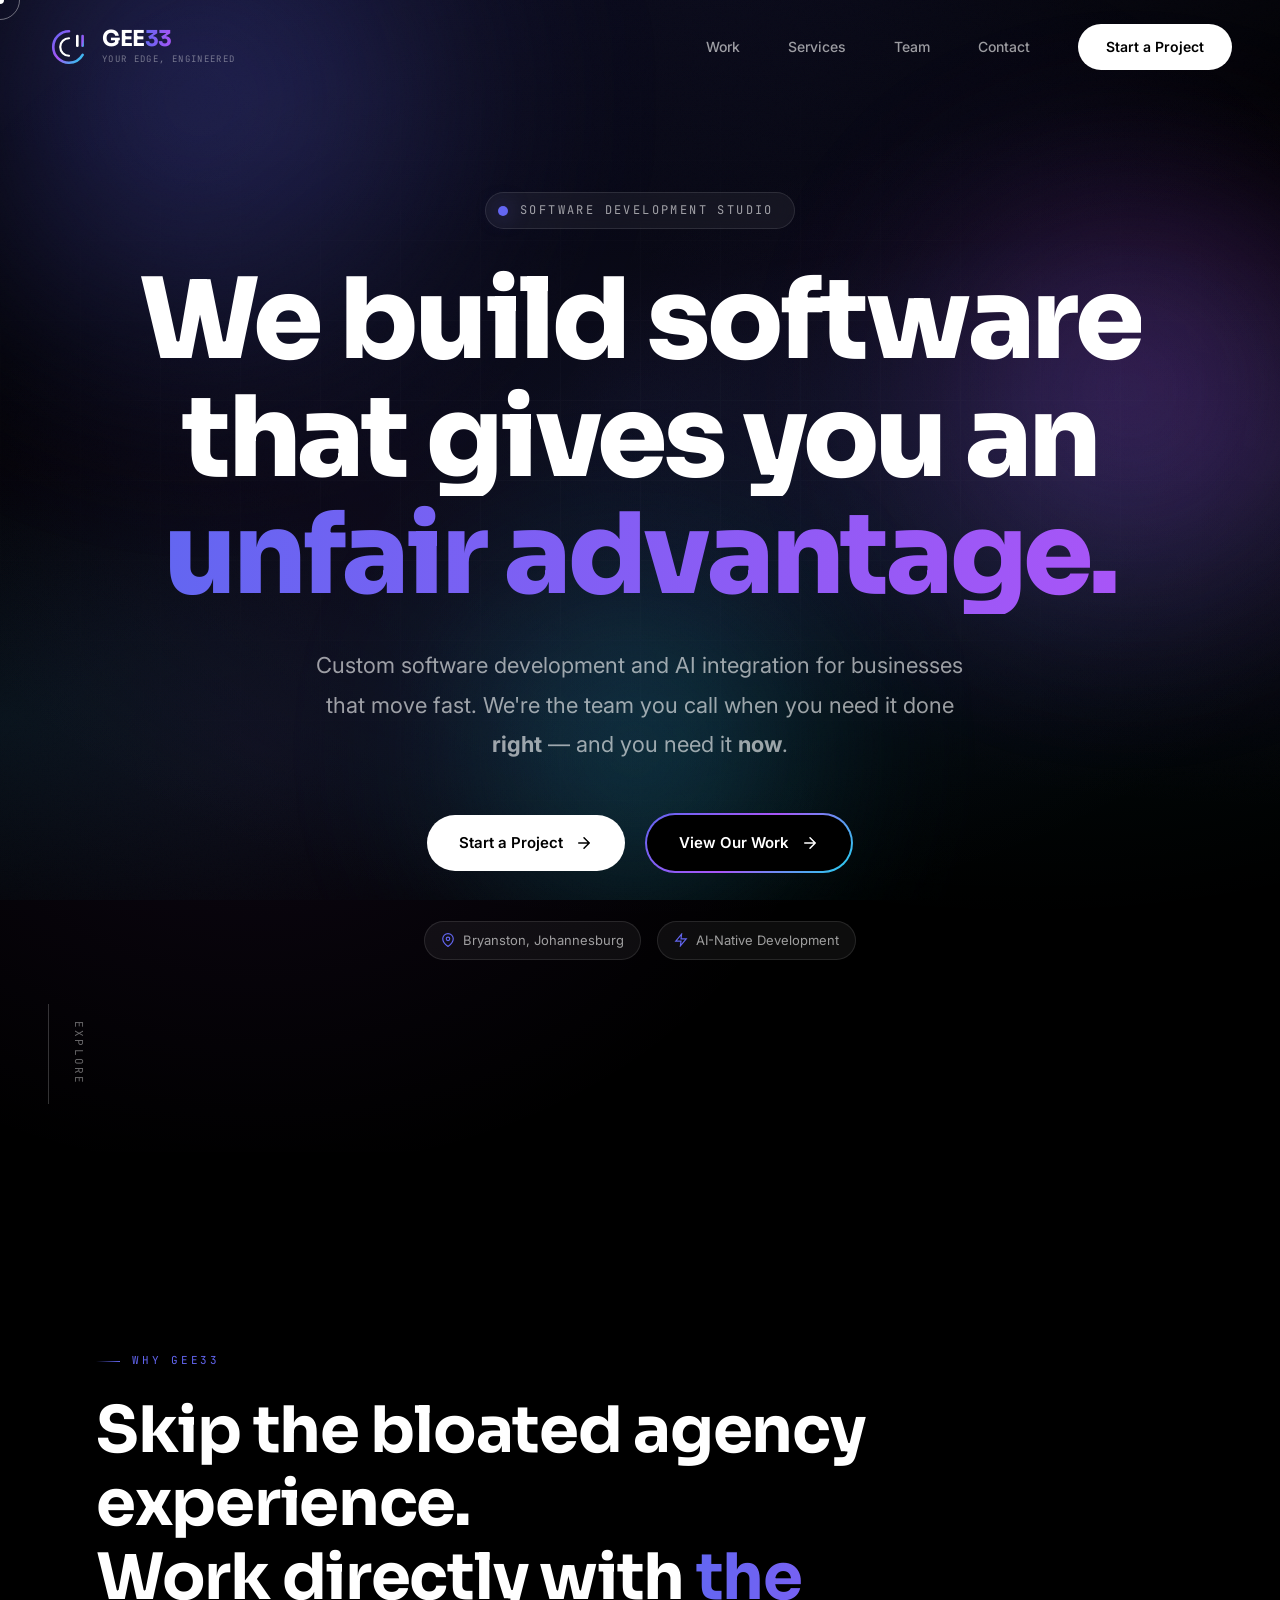
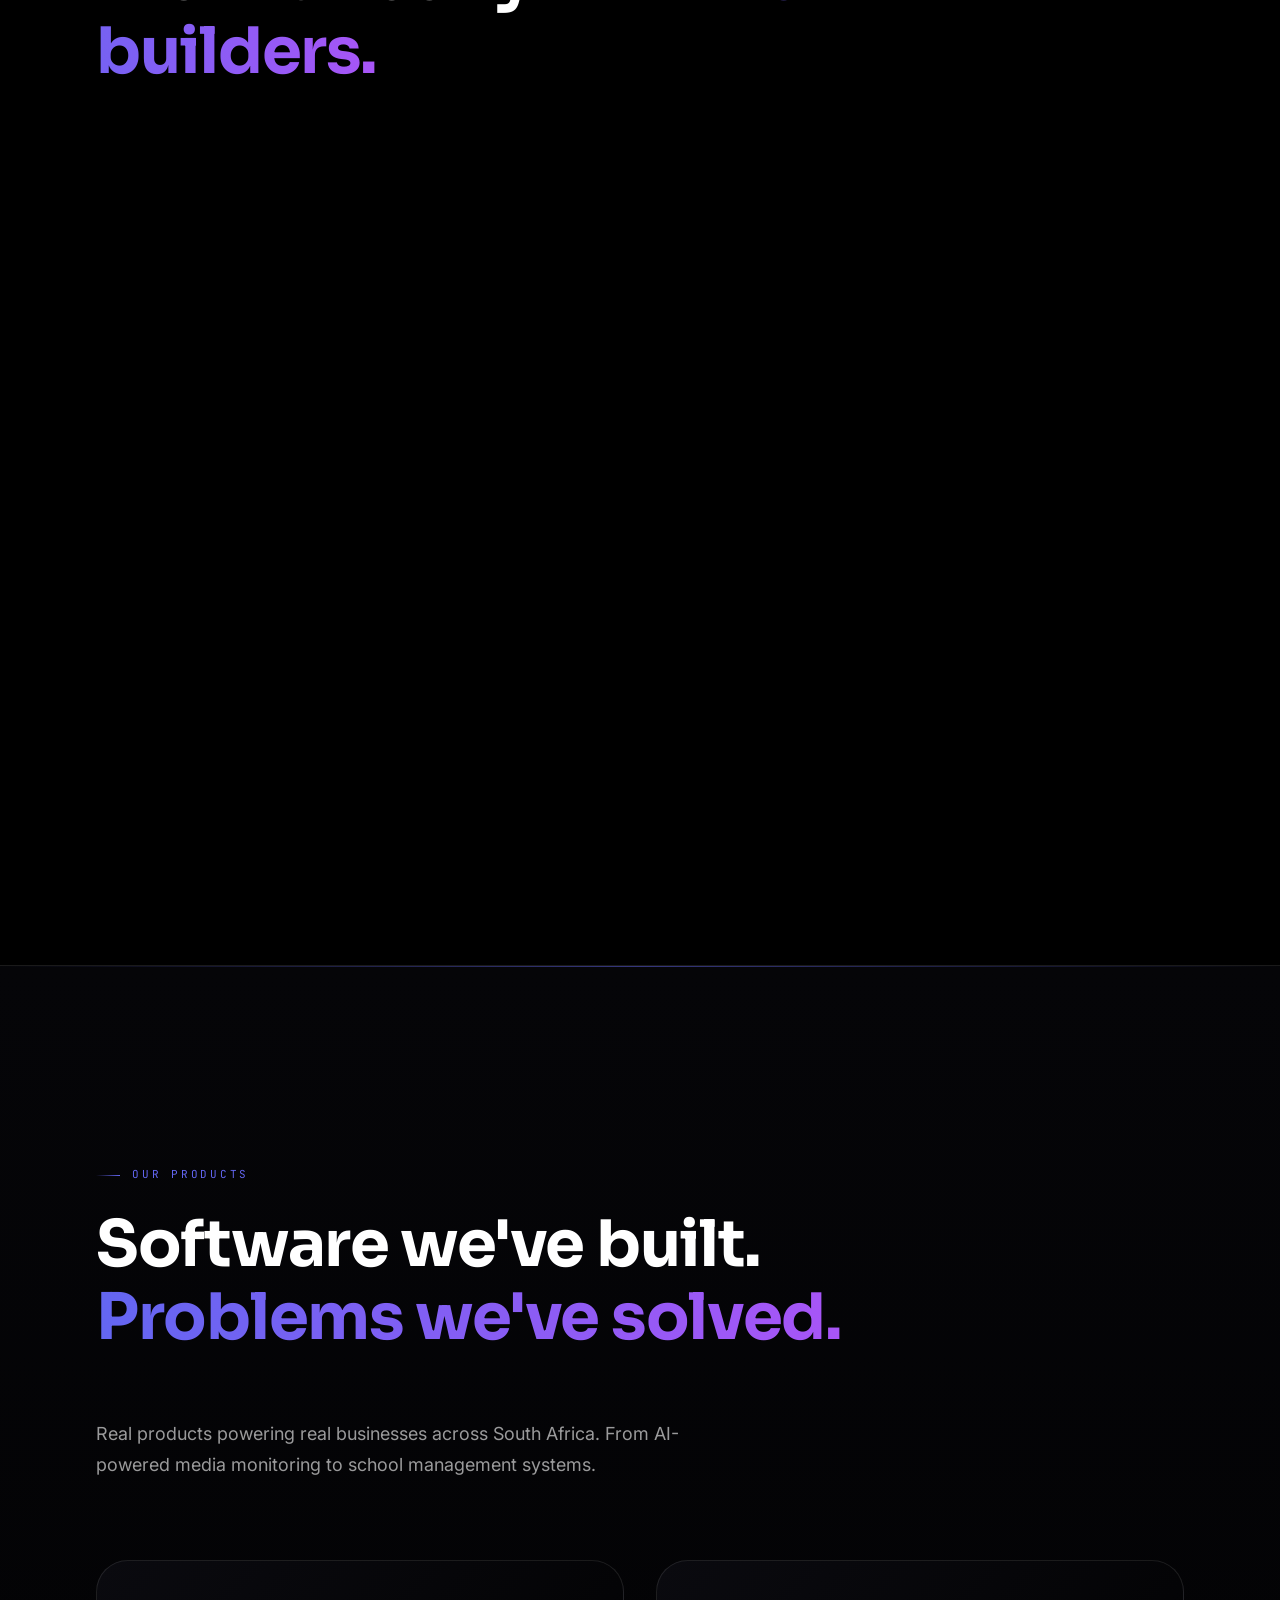
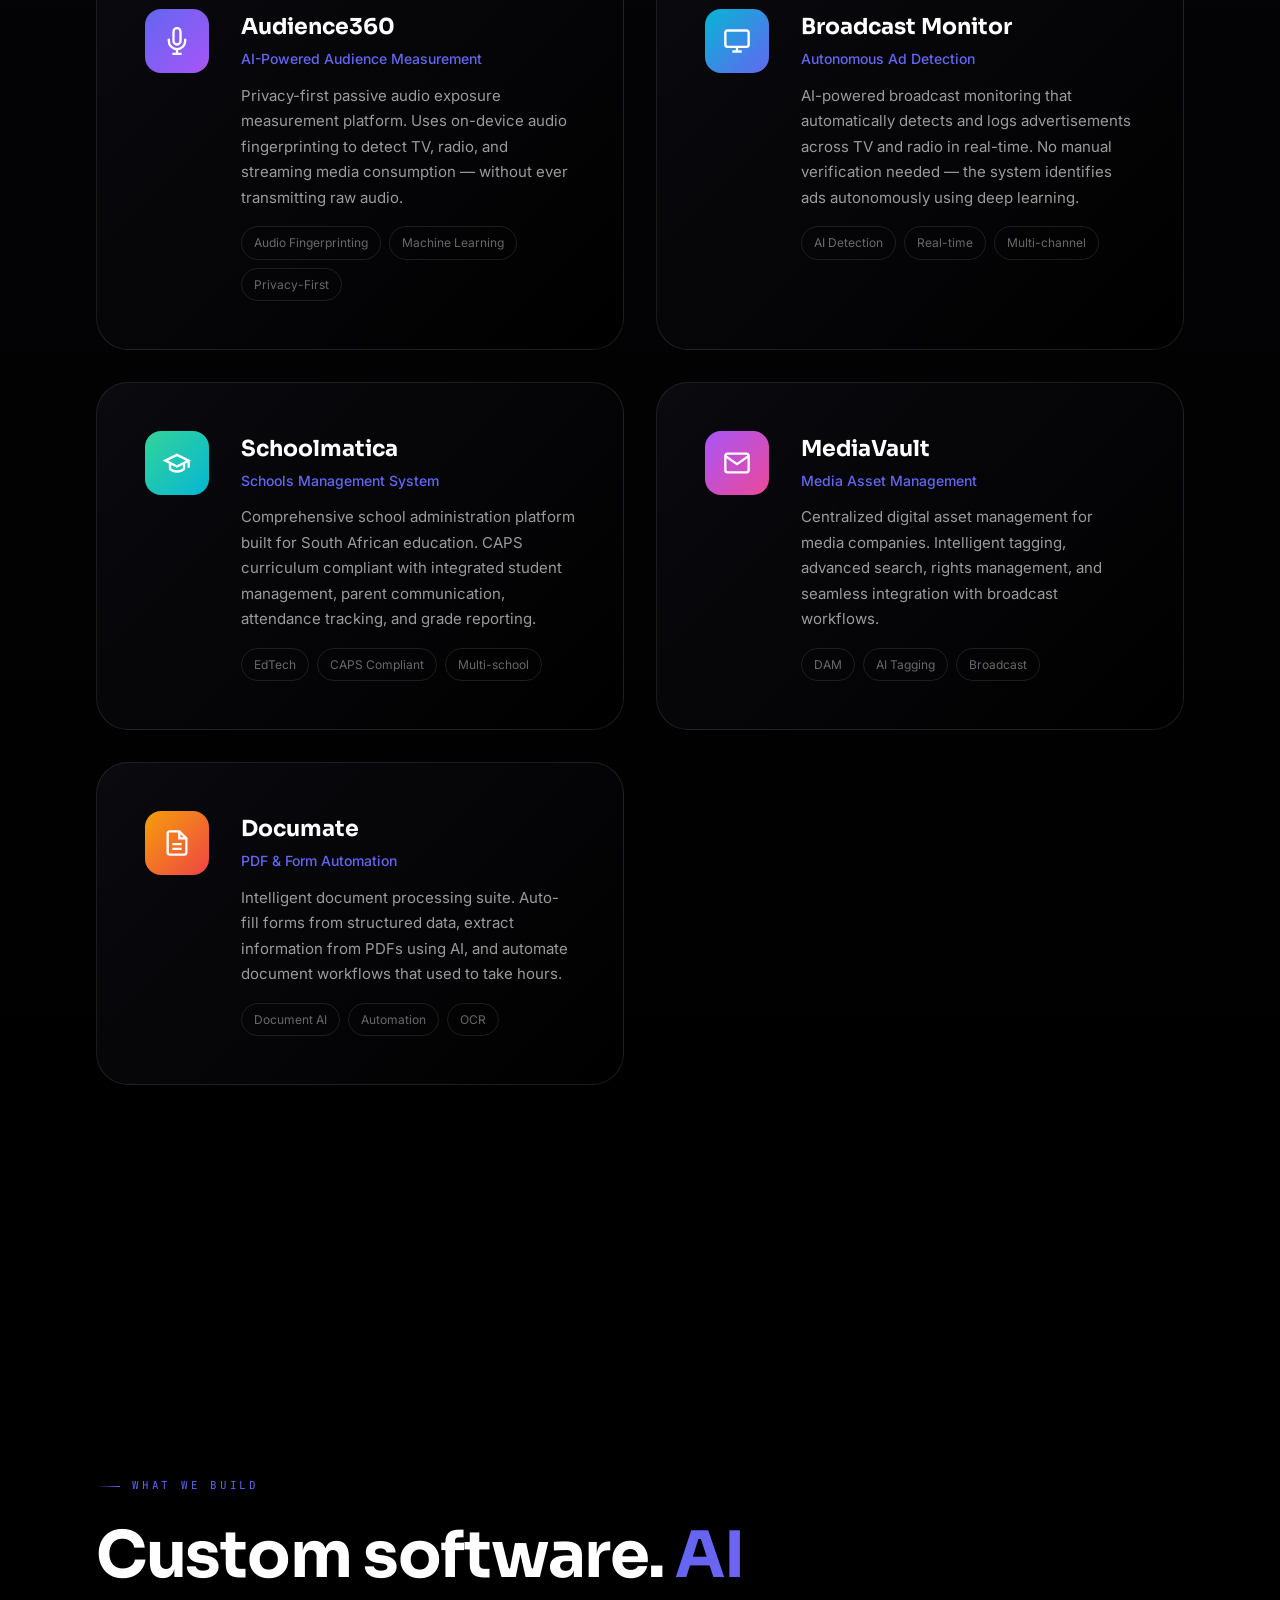
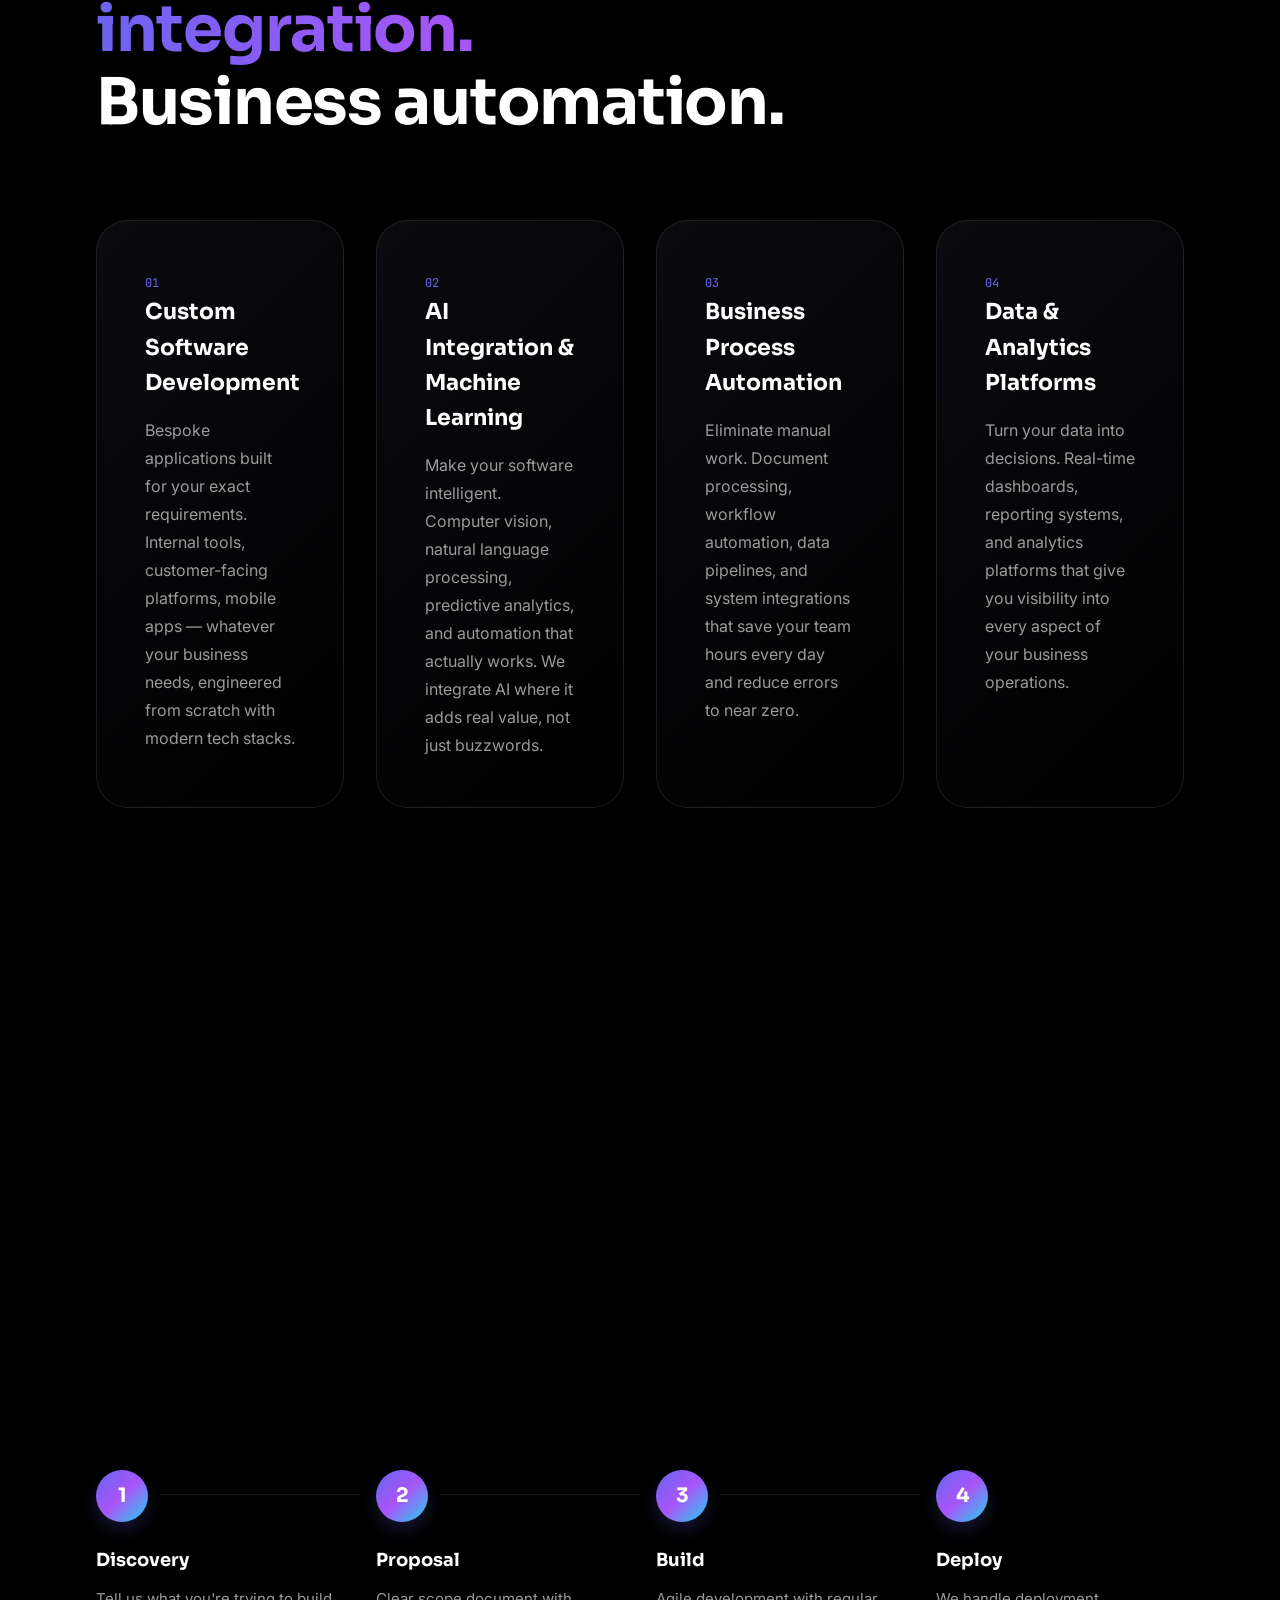
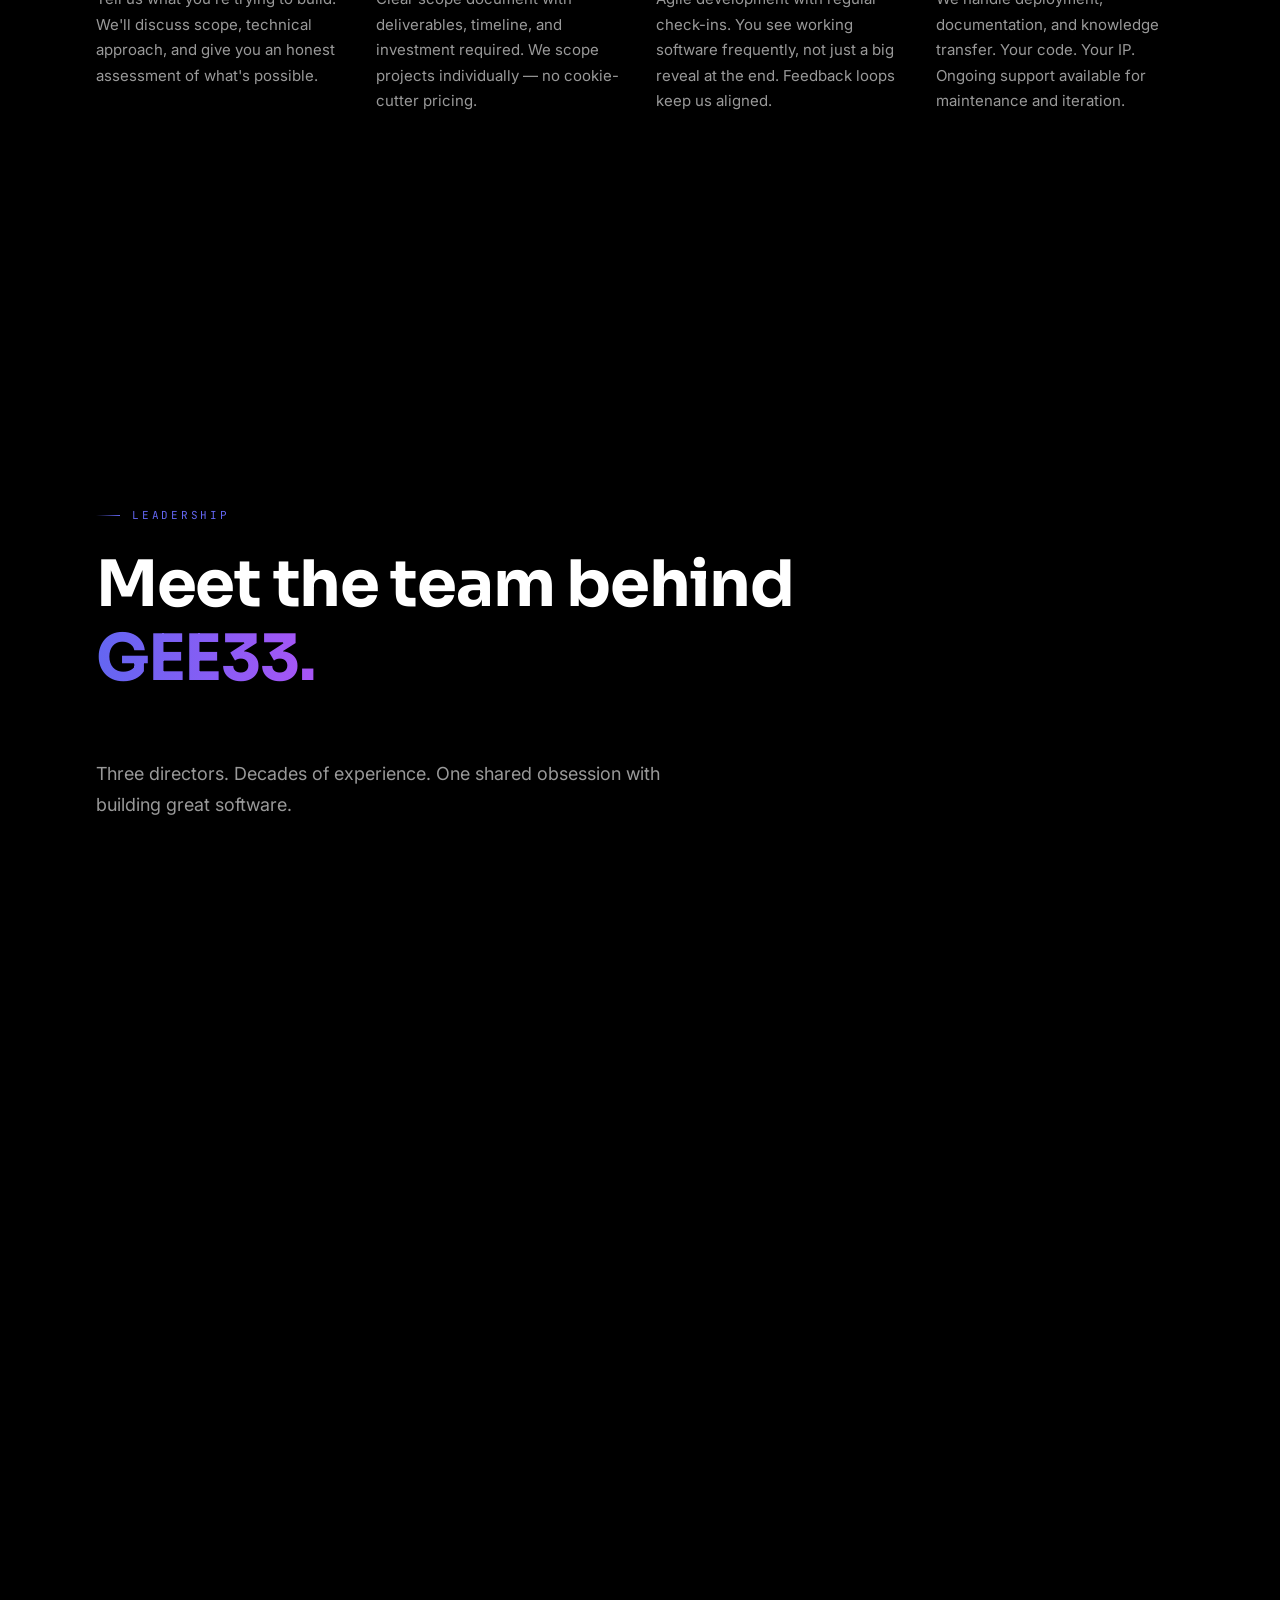
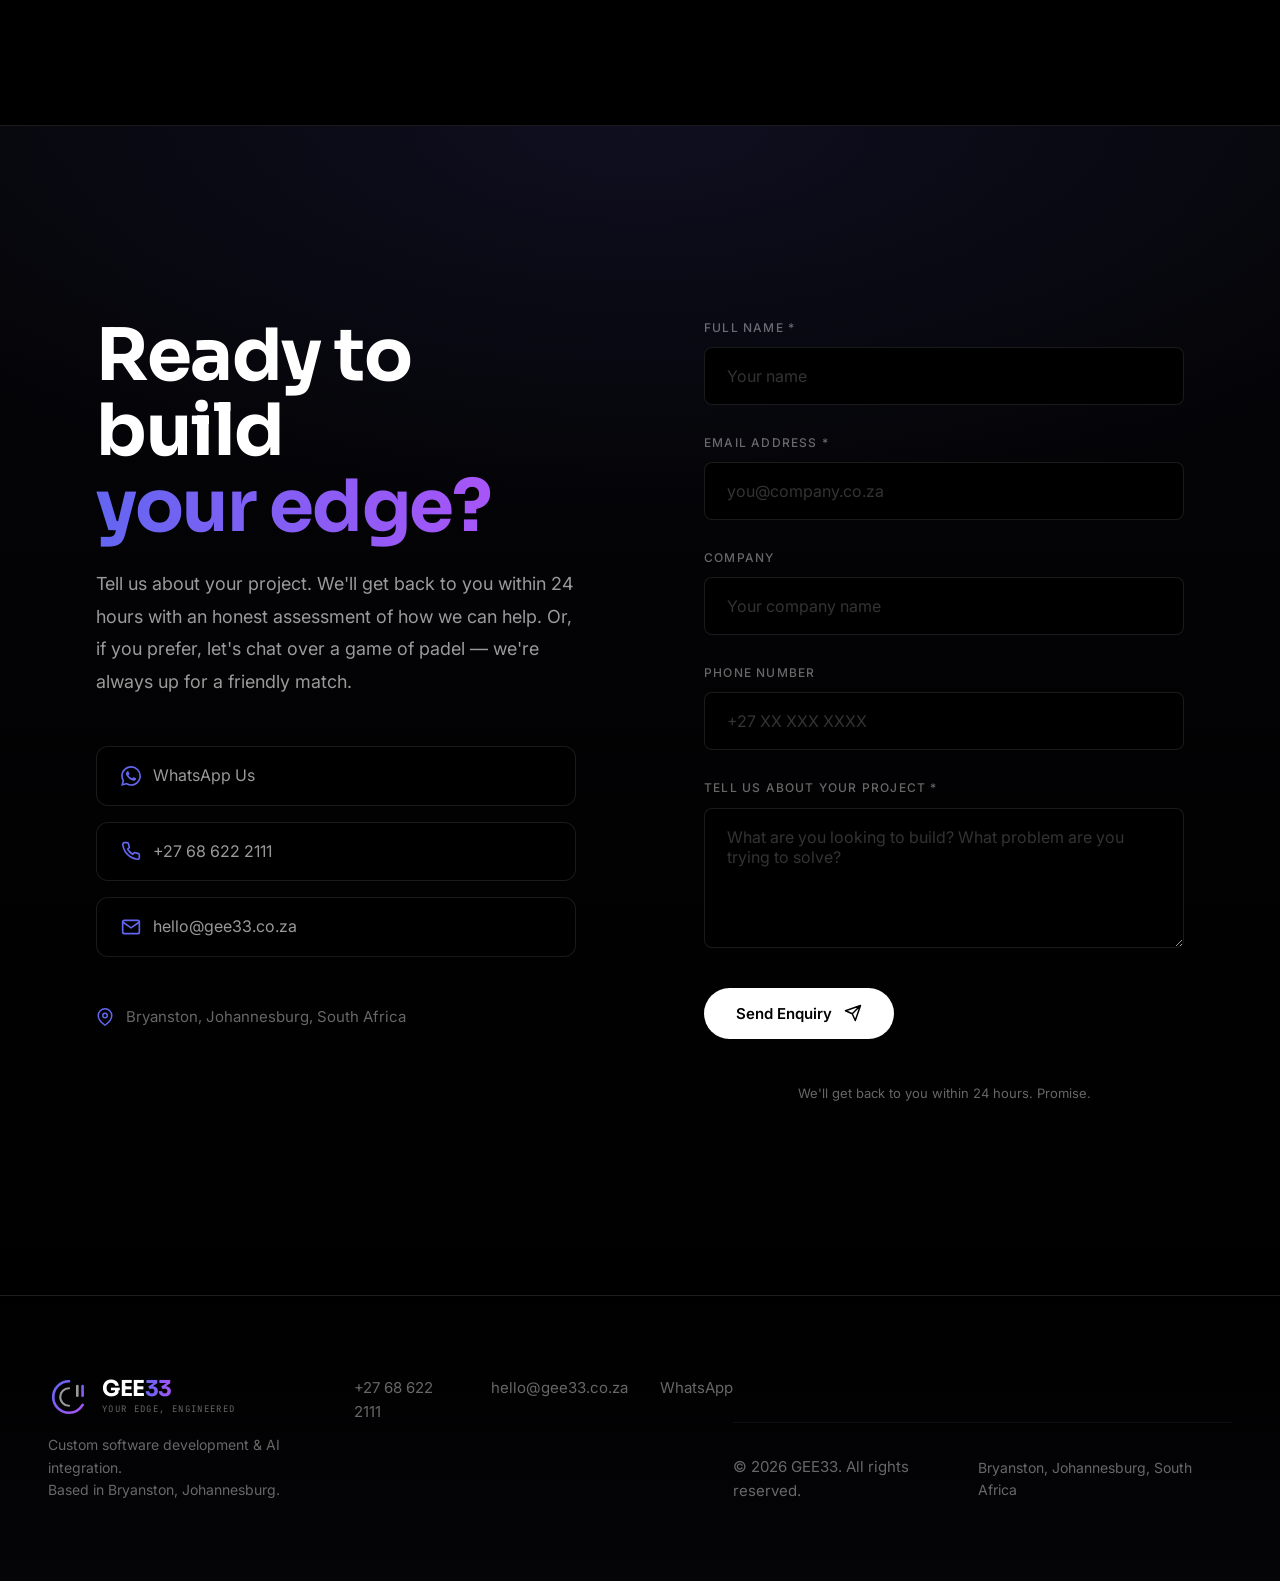
<file: index.html>
<!DOCTYPE html>
<html lang="en">
<head>
  <meta charset="UTF-8">
  <meta name="viewport" content="width=device-width, initial-scale=1.0">
  <meta name="description" content="South Africa's rapid software development studio. Custom applications, AI integration, and business automation — delivered fast and affordably. Based in Bryanston, Johannesburg.">
  <meta name="keywords" content="custom software development South Africa, AI development Johannesburg, rapid application development, business automation, Bryanston software company, affordable software development">
  <meta name="author" content="GEE33">
  
  <!-- Open Graph -->
  <meta property="og:title" content="GEE33 | Custom Software & AI Development | Johannesburg, South Africa">
  <meta property="og:description" content="South Africa's rapid development studio. We build custom software and AI systems in weeks, not months — at a fraction of traditional agency costs.">
  <meta property="og:type" content="website">
  <meta property="og:url" content="https://gee33.co.za">
  <meta property="og:image" content="https://gee33.co.za/assets/og-image.png">
  
  <title>GEE33 | Custom Software & AI Development | Johannesburg, South Africa</title>
  
  <!-- Fonts - Sora + Inter + JetBrains Mono -->
  <link rel="preconnect" href="https://fonts.googleapis.com">
  <link rel="preconnect" href="https://fonts.gstatic.com" crossorigin>
  <link href="https://fonts.googleapis.com/css2?family=Sora:wght@400;500;600;700;800&family=Inter:wght@400;500;600;700&family=JetBrains+Mono:wght@400;500&display=swap" rel="stylesheet">
  
  <!-- Styles -->
  <link rel="stylesheet" href="css/styles.css">
  
  <!-- Favicon -->
  <link rel="icon" type="image/svg+xml" href="assets/favicon.svg">
  
  <!-- Structured Data for Local Business -->
  <script type="application/ld+json">
  {
    "@context": "https://schema.org",
    "@type": "SoftwareCompany",
    "name": "GEE33",
    "description": "Custom software development and AI integration services in Johannesburg, South Africa",
    "url": "https://gee33.co.za",
    "telephone": "+27686222111",
    "email": "hello@gee33.co.za",
    "address": {
      "@type": "PostalAddress",
      "addressLocality": "Bryanston",
      "addressRegion": "Gauteng",
      "addressCountry": "ZA"
    },
    "areaServed": "South Africa",
    "priceRange": "$$"
  }
  </script>
</head>
<body>
  <!-- Custom Cursor -->
  <div class="cursor-ring" id="cursorRing"></div>
  <div class="cursor-dot" id="cursorDot"></div>

  <!-- Background Effects -->
  <div class="bg-canvas">
    <div class="gradient-orb orb-1" id="orb1"></div>
    <div class="gradient-orb orb-2" id="orb2"></div>
    <div class="gradient-orb orb-3" id="orb3"></div>
  </div>
  <div class="grain"></div>
  <div class="grid-lines"></div>

  <!-- Navigation -->
  <nav class="nav" id="nav">
    <a href="#" class="logo">
      <svg class="logo-mark" viewBox="0 0 48 48" fill="none" xmlns="http://www.w3.org/2000/svg">
        <!-- G shape - refined geometric -->
        <path d="M24 6C14.059 6 6 14.059 6 24s8.059 18 18 18c6.627 0 12.452-3.58 15.588-8.912" stroke="url(#logo-grad-nav)" stroke-width="3" stroke-linecap="round"/>
        <path d="M24 14c-5.523 0-10 4.477-10 10s4.477 10 10 10" stroke="#ffffff" stroke-width="2.5" stroke-linecap="round"/>
        <!-- 33 bars -->
        <rect x="32" y="10" width="3" height="14" rx="1.5" fill="#ffffff"/>
        <rect x="38" y="10" width="3" height="14" rx="1.5" fill="url(#logo-grad-nav)"/>
        <defs>
          <linearGradient id="logo-grad-nav" x1="0%" y1="0%" x2="100%" y2="100%">
            <stop offset="0%" stop-color="#6366f1"/>
            <stop offset="50%" stop-color="#a855f7"/>
            <stop offset="100%" stop-color="#22d3ee"/>
          </linearGradient>
        </defs>
      </svg>
      <div class="logo-text">
        <span class="logo-wordmark">GEE<span class="accent">33</span></span>
        <span class="logo-tagline">Your Edge, Engineered</span>
      </div>
    </a>
    
    <div class="nav-links">
      <a href="#products" class="nav-link">Work</a>
      <a href="#services" class="nav-link">Services</a>
      <a href="#directors" class="nav-link">Team</a>
      <a href="#contact" class="nav-link">Contact</a>
      <a href="#contact" class="nav-cta">Start a Project</a>
    </div>
    
    <button class="nav-toggle" aria-label="Toggle menu">
      <span></span>
      <span></span>
      <span></span>
    </button>
  </nav>

  <!-- Main Content -->
  <main class="main">
    
    <!-- Hero Section - Dynamic & Immersive -->
    <section class="hero" id="hero">
      <div class="hero-content">
        <div class="hero-label">
          <span class="hero-label-dot"></span>
          <span class="hero-label-text">Software Development Studio</span>
        </div>
        
        <h1 class="hero-headline">
          <span class="line"><span class="word" data-delay="0">We build software</span></span>
          <span class="line"><span class="word" data-delay="1">that gives you an</span></span>
          <span class="line"><span class="word" data-delay="2"><span class="accent">unfair advantage.</span></span></span>
        </h1>
        
        <p class="hero-sub">
          Custom software development and AI integration for businesses that move fast. 
          We're the team you call when you need it done <strong>right</strong> — and you need it <strong>now</strong>.
        </p>
        
        <div class="hero-ctas">
          <a href="#contact" class="btn btn-primary" data-magnetic>
            Start a Project
            <svg viewBox="0 0 24 24" fill="none" stroke="currentColor" stroke-width="2" stroke-linecap="round" stroke-linejoin="round">
              <path d="M5 12h14M12 5l7 7-7 7"/>
            </svg>
          </a>
          <a href="#products" class="btn btn-gradient">
            View Our Work
            <svg viewBox="0 0 24 24" fill="none" stroke="currentColor" stroke-width="2" stroke-linecap="round" stroke-linejoin="round">
              <path d="M5 12h14M12 5l7 7-7 7"/>
            </svg>
          </a>
        </div>
        
        <div class="hero-badges">
          <span class="hero-badge">
            <svg viewBox="0 0 24 24" fill="none" stroke="currentColor" stroke-width="2"><path d="M21 10c0 7-9 13-9 13s-9-6-9-13a9 9 0 0 1 18 0z"/><circle cx="12" cy="10" r="3"/></svg>
            Bryanston, Johannesburg
          </span>
          <span class="hero-badge">
            <svg viewBox="0 0 24 24" fill="none" stroke="currentColor" stroke-width="2"><polygon points="13 2 3 14 12 14 11 22 21 10 12 10 13 2"/></svg>
            AI-Native Development
          </span>
        </div>
      </div>
      
      <div class="scroll-cue">
        <div class="scroll-line"></div>
        <span class="scroll-text">Explore</span>
      </div>
    </section>

    <!-- Why GEE33 Section -->
    <section class="section" id="why">
      <div class="container">
        <div class="reveal">
          <span class="section-label">Why GEE33</span>
          <h2 class="section-title">
            Skip the bloated agency experience.<br>
            Work directly with <span class="accent">the builders.</span>
          </h2>
        </div>
        
        <div class="why-grid">
          <div class="why-card reveal" data-reveal-child>
            <div class="why-icon">
              <svg viewBox="0 0 24 24" fill="none" stroke="currentColor" stroke-width="2" stroke-linecap="round" stroke-linejoin="round">
                <polygon points="13 2 3 14 12 14 11 22 21 10 12 10 13 2"/>
              </svg>
            </div>
            <h3 class="why-title">Rapid Delivery</h3>
            <p class="why-desc">
              Traditional agencies drag projects out for months. We're built for speed — lean teams, modern tooling, and AI-assisted development that gets you to market while your competitors are still in "discovery."
            </p>
          </div>
          
          <div class="why-card reveal" data-reveal-child>
            <div class="why-icon">
              <svg viewBox="0 0 24 24" fill="none" stroke="currentColor" stroke-width="2" stroke-linecap="round" stroke-linejoin="round">
                <path d="M12 2v20M17 5H9.5a3.5 3.5 0 0 0 0 7h5a3.5 3.5 0 0 1 0 7H6"/>
              </svg>
            </div>
            <h3 class="why-title">Affordable Excellence</h3>
            <p class="why-desc">
              Enterprise-quality software without the enterprise price tag. Our efficient processes and South African base mean you get world-class development at a fraction of what US or EU agencies charge.
            </p>
          </div>
          
          <div class="why-card reveal" data-reveal-child>
            <div class="why-icon">
              <svg viewBox="0 0 24 24" fill="none" stroke="currentColor" stroke-width="2" stroke-linecap="round" stroke-linejoin="round">
                <path d="M12 2a2 2 0 0 1 2 2c0 .74-.4 1.39-1 1.73V7h1a7 7 0 0 1 7 7h1a1 1 0 0 1 1 1v3a1 1 0 0 1-1 1h-1v1a2 2 0 0 1-2 2H5a2 2 0 0 1-2-2v-1H2a1 1 0 0 1-1-1v-3a1 1 0 0 1 1-1h1a7 7 0 0 1 7-7h1V5.73c-.6-.34-1-.99-1-1.73a2 2 0 0 1 2-2z"/>
                <circle cx="7.5" cy="14.5" r="1.5"/>
                <circle cx="16.5" cy="14.5" r="1.5"/>
              </svg>
            </div>
            <h3 class="why-title">AI-Native Approach</h3>
            <p class="why-desc">
              We don't just build software — we build intelligent systems. Machine learning, automation, and AI integration are core to how we work, not afterthoughts bolted on at the end.
            </p>
          </div>
          
          <div class="why-card reveal" data-reveal-child>
            <div class="why-icon">
              <svg viewBox="0 0 24 24" fill="none" stroke="currentColor" stroke-width="2" stroke-linecap="round" stroke-linejoin="round">
                <path d="M17 21v-2a4 4 0 0 0-4-4H5a4 4 0 0 0-4 4v2"/>
                <circle cx="9" cy="7" r="4"/>
                <path d="M23 21v-2a4 4 0 0 0-3-3.87M16 3.13a4 4 0 0 1 0 7.75"/>
              </svg>
            </div>
            <h3 class="why-title">Direct Access</h3>
            <p class="why-desc">
              No account managers. No project coordinators. No telephone game. You work directly with the engineers and designers building your product. Questions get answered in hours, not weeks.
            </p>
          </div>
        </div>
      </div>
    </section>

    <!-- Products Section -->
    <section class="section products-section" id="products">
      <div class="container">
        <div class="reveal">
          <span class="section-label">Our Products</span>
          <h2 class="section-title">Software we've built.<br><span class="accent">Problems we've solved.</span></h2>
          <p class="section-desc">Real products powering real businesses across South Africa. From AI-powered media monitoring to school management systems.</p>
        </div>
        
        <div class="products-grid reveal">
          <!-- Audience360 -->
          <div class="product-card" data-cursor-hover>
            <div class="product-icon" style="background: linear-gradient(135deg, var(--accent), var(--violet));">
              <svg viewBox="0 0 24 24" fill="none" stroke="currentColor" stroke-width="2">
                <path d="M12 1a3 3 0 0 0-3 3v8a3 3 0 0 0 6 0V4a3 3 0 0 0-3-3z"/>
                <path d="M19 10v2a7 7 0 0 1-14 0v-2"/>
                <line x1="12" y1="19" x2="12" y2="23"/>
                <line x1="8" y1="23" x2="16" y2="23"/>
              </svg>
            </div>
            <div class="product-content">
              <h3 class="product-name">Audience360</h3>
              <p class="product-tagline">AI-Powered Audience Measurement</p>
              <p class="product-desc">
                Privacy-first passive audio exposure measurement platform. Uses on-device audio fingerprinting to detect TV, radio, and streaming media consumption — without ever transmitting raw audio.
              </p>
              <div class="product-tags">
                <span class="product-tag">Audio Fingerprinting</span>
                <span class="product-tag">Machine Learning</span>
                <span class="product-tag">Privacy-First</span>
              </div>
            </div>
          </div>
          
          <!-- Media Monitoring Platform -->
          <div class="product-card" data-cursor-hover>
            <div class="product-icon" style="background: linear-gradient(135deg, #06b6d4, var(--accent));">
              <svg viewBox="0 0 24 24" fill="none" stroke="currentColor" stroke-width="2">
                <rect x="2" y="3" width="20" height="14" rx="2" ry="2"/>
                <line x1="8" y1="21" x2="16" y2="21"/>
                <line x1="12" y1="17" x2="12" y2="21"/>
              </svg>
            </div>
            <div class="product-content">
              <h3 class="product-name">Broadcast Monitor</h3>
              <p class="product-tagline">Autonomous Ad Detection</p>
              <p class="product-desc">
                AI-powered broadcast monitoring that automatically detects and logs advertisements across TV and radio in real-time. No manual verification needed — the system identifies ads autonomously using deep learning.
              </p>
              <div class="product-tags">
                <span class="product-tag">AI Detection</span>
                <span class="product-tag">Real-time</span>
                <span class="product-tag">Multi-channel</span>
              </div>
            </div>
          </div>
          
          <!-- Schoolmatica -->
          <div class="product-card" data-cursor-hover>
            <div class="product-icon" style="background: linear-gradient(135deg, var(--emerald), #06b6d4);">
              <svg viewBox="0 0 24 24" fill="none" stroke="currentColor" stroke-width="2">
                <path d="M22 10v6M2 10l10-5 10 5-10 5z"/>
                <path d="M6 12v5c3 3 9 3 12 0v-5"/>
              </svg>
            </div>
            <div class="product-content">
              <h3 class="product-name">Schoolmatica</h3>
              <p class="product-tagline">Schools Management System</p>
              <p class="product-desc">
                Comprehensive school administration platform built for South African education. CAPS curriculum compliant with integrated student management, parent communication, attendance tracking, and grade reporting.
              </p>
              <div class="product-tags">
                <span class="product-tag">EdTech</span>
                <span class="product-tag">CAPS Compliant</span>
                <span class="product-tag">Multi-school</span>
              </div>
            </div>
          </div>
          
          <!-- MediaVault -->
          <div class="product-card" data-cursor-hover>
            <div class="product-icon" style="background: linear-gradient(135deg, var(--violet), #ec4899);">
              <svg viewBox="0 0 24 24" fill="none" stroke="currentColor" stroke-width="2">
                <path d="M4 4h16c1.1 0 2 .9 2 2v12c0 1.1-.9 2-2 2H4c-1.1 0-2-.9-2-2V6c0-1.1.9-2 2-2z"/>
                <path d="M22 6l-10 7L2 6"/>
              </svg>
            </div>
            <div class="product-content">
              <h3 class="product-name">MediaVault</h3>
              <p class="product-tagline">Media Asset Management</p>
              <p class="product-desc">
                Centralized digital asset management for media companies. Intelligent tagging, advanced search, rights management, and seamless integration with broadcast workflows.
              </p>
              <div class="product-tags">
                <span class="product-tag">DAM</span>
                <span class="product-tag">AI Tagging</span>
                <span class="product-tag">Broadcast</span>
              </div>
            </div>
          </div>
          
          <!-- Documate -->
          <div class="product-card" data-cursor-hover>
            <div class="product-icon" style="background: linear-gradient(135deg, #f59e0b, #ef4444);">
              <svg viewBox="0 0 24 24" fill="none" stroke="currentColor" stroke-width="2">
                <path d="M14 2H6a2 2 0 0 0-2 2v16a2 2 0 0 0 2 2h12a2 2 0 0 0 2-2V8z"/>
                <polyline points="14 2 14 8 20 8"/>
                <line x1="16" y1="13" x2="8" y2="13"/>
                <line x1="16" y1="17" x2="8" y2="17"/>
              </svg>
            </div>
            <div class="product-content">
              <h3 class="product-name">Documate</h3>
              <p class="product-tagline">PDF & Form Automation</p>
              <p class="product-desc">
                Intelligent document processing suite. Auto-fill forms from structured data, extract information from PDFs using AI, and automate document workflows that used to take hours.
              </p>
              <div class="product-tags">
                <span class="product-tag">Document AI</span>
                <span class="product-tag">Automation</span>
                <span class="product-tag">OCR</span>
              </div>
            </div>
          </div>
        </div>
      </div>
    </section>

    <!-- Services Section -->
    <section class="section" id="services">
      <div class="container">
        <div class="reveal">
          <span class="section-label">What We Build</span>
          <h2 class="section-title">Custom software. <span class="accent">AI integration.</span><br>Business automation.</h2>
        </div>
        
        <div class="services-grid">
          <div class="service-card reveal" data-reveal-child>
            <span class="service-num">01</span>
            <h3 class="service-title">Custom Software Development</h3>
            <p class="service-desc">
              Bespoke applications built for your exact requirements. Internal tools, customer-facing platforms, mobile apps — whatever your business needs, engineered from scratch with modern tech stacks.
            </p>
          </div>
          
          <div class="service-card reveal" data-reveal-child>
            <span class="service-num">02</span>
            <h3 class="service-title">AI Integration & Machine Learning</h3>
            <p class="service-desc">
              Make your software intelligent. Computer vision, natural language processing, predictive analytics, and automation that actually works. We integrate AI where it adds real value, not just buzzwords.
            </p>
          </div>
          
          <div class="service-card reveal" data-reveal-child>
            <span class="service-num">03</span>
            <h3 class="service-title">Business Process Automation</h3>
            <p class="service-desc">
              Eliminate manual work. Document processing, workflow automation, data pipelines, and system integrations that save your team hours every day and reduce errors to near zero.
            </p>
          </div>
          
          <div class="service-card reveal" data-reveal-child>
            <span class="service-num">04</span>
            <h3 class="service-title">Data & Analytics Platforms</h3>
            <p class="service-desc">
              Turn your data into decisions. Real-time dashboards, reporting systems, and analytics platforms that give you visibility into every aspect of your business operations.
            </p>
          </div>
        </div>
      </div>
    </section>

    <!-- Process Section -->
    <section class="section" id="process">
      <div class="container">
        <div class="reveal">
          <span class="section-label">How We Work</span>
          <h2 class="section-title">Straightforward process.<br><span class="accent">No surprises.</span></h2>
        </div>
        
        <div class="process-steps reveal">
          <div class="process-step" data-reveal-child>
            <div class="process-num">1</div>
            <h3 class="process-title">Discovery</h3>
            <p class="process-desc">
              Tell us what you're trying to build. We'll discuss scope, technical approach, and give you an honest assessment of what's possible.
            </p>
          </div>
          
          <div class="process-step" data-reveal-child>
            <div class="process-num">2</div>
            <h3 class="process-title">Proposal</h3>
            <p class="process-desc">
              Clear scope document with deliverables, timeline, and investment required. We scope projects individually — no cookie-cutter pricing.
            </p>
          </div>
          
          <div class="process-step" data-reveal-child>
            <div class="process-num">3</div>
            <h3 class="process-title">Build</h3>
            <p class="process-desc">
              Agile development with regular check-ins. You see working software frequently, not just a big reveal at the end. Feedback loops keep us aligned.
            </p>
          </div>
          
          <div class="process-step" data-reveal-child>
            <div class="process-num">4</div>
            <h3 class="process-title">Deploy</h3>
            <p class="process-desc">
              We handle deployment, documentation, and knowledge transfer. Your code. Your IP. Ongoing support available for maintenance and iteration.
            </p>
          </div>
        </div>
      </div>
    </section>

    <!-- Directors Section -->
    <section class="section" id="directors">
      <div class="container">
        <div class="reveal">
          <span class="section-label">Leadership</span>
          <h2 class="section-title">Meet the team behind <span class="accent">GEE33.</span></h2>
          <p class="section-desc">Three directors. Decades of experience. One shared obsession with building great software.</p>
        </div>
        
        <div class="directors-grid reveal">
          <div class="director-card" data-reveal-child>
            <div class="director-avatar">
              <img src="assets/guneev-singh.png" alt="Guneev Singh - CEO at GEE33" loading="lazy">
            </div>
            <h3 class="director-name">Guneev Singh</h3>
            <p class="director-role">Chief Executive Officer</p>
            <p class="director-bio">
              The one who writes the code and signs the cheques. Guneev leads GEE33's technical vision while keeping one eye on the business strategy. With deep expertise in media tech and AI systems, he's the architect behind our most ambitious builds. Fair warning: he'll make your project work, but he might also beat you at chess while doing it.
            </p>
          </div>
          
          <div class="director-card" data-reveal-child>
            <div class="director-avatar">
              <img src="assets/henk-nel.png" alt="Henk Swazi Nel - Client Director at GEE33" loading="lazy">
            </div>
            <h3 class="director-name">Henk "Swazi" Nel</h3>
            <p class="director-role">Client Director</p>
            <p class="director-bio">
              The man who makes sure promises become reality. Swazi bridges the gap between what you need and what we deliver, drawing on his finance advisory background to keep projects aligned with business outcomes. He's got a knack for numbers, an eye for opportunity, and an uncanny ability to remember exactly what was agreed upon.
            </p>
          </div>
          
          <div class="director-card" data-reveal-child>
            <div class="director-avatar">
              <img src="assets/errol-pretorius.png" alt="Errol Pretorius - Advisory Director at GEE33" loading="lazy">
            </div>
            <h3 class="director-name">Errol Pretorius</h3>
            <p class="director-role">Advisory Director</p>
            <p class="director-bio">
              The wise one. With decades navigating the media and hospitality industries, Errol brings the kind of perspective you only get from doing the hard yards. He leads with a people-first philosophy that keeps GEE33 grounded. When things get complicated, he's the calm voice asking the right questions. Also makes excellent coffee.
            </p>
          </div>
        </div>
      </div>
    </section>

    <!-- Contact Section -->
    <section class="section contact" id="contact">
      <div class="container">
        <div class="contact-grid">
          <div class="reveal">
            <h2 class="contact-headline">
              Ready to build<br>
              <span class="accent">your edge?</span>
            </h2>
            <p class="contact-sub">
              Tell us about your project. We'll get back to you within 24 hours with an honest assessment of how we can help. Or, if you prefer, let's chat over a game of padel — we're always up for a friendly match.
            </p>
            
            <div class="contact-methods">
              <a href="https://wa.me/27686222111" class="contact-method-link" target="_blank" rel="noopener">
                <svg viewBox="0 0 24 24" fill="currentColor">
                  <path d="M17.472 14.382c-.297-.149-1.758-.867-2.03-.967-.273-.099-.471-.148-.67.15-.197.297-.767.966-.94 1.164-.173.199-.347.223-.644.075-.297-.15-1.255-.463-2.39-1.475-.883-.788-1.48-1.761-1.653-2.059-.173-.297-.018-.458.13-.606.134-.133.298-.347.446-.52.149-.174.198-.298.298-.497.099-.198.05-.371-.025-.52-.075-.149-.669-1.612-.916-2.207-.242-.579-.487-.5-.669-.51-.173-.008-.371-.01-.57-.01-.198 0-.52.074-.792.372-.272.297-1.04 1.016-1.04 2.479 0 1.462 1.065 2.875 1.213 3.074.149.198 2.096 3.2 5.077 4.487.709.306 1.262.489 1.694.625.712.227 1.36.195 1.871.118.571-.085 1.758-.719 2.006-1.413.248-.694.248-1.289.173-1.413-.074-.124-.272-.198-.57-.347m-5.421 7.403h-.004a9.87 9.87 0 01-5.031-1.378l-.361-.214-3.741.982.998-3.648-.235-.374a9.86 9.86 0 01-1.51-5.26c.001-5.45 4.436-9.884 9.888-9.884 2.64 0 5.122 1.03 6.988 2.898a9.825 9.825 0 012.893 6.994c-.003 5.45-4.437 9.884-9.885 9.884m8.413-18.297A11.815 11.815 0 0012.05 0C5.495 0 .16 5.335.157 11.892c0 2.096.547 4.142 1.588 5.945L.057 24l6.305-1.654a11.882 11.882 0 005.683 1.448h.005c6.554 0 11.89-5.335 11.893-11.893a11.821 11.821 0 00-3.48-8.413z"/>
                </svg>
                WhatsApp Us
              </a>
              <a href="tel:+27686222111" class="contact-method-link">
                <svg viewBox="0 0 24 24" fill="none" stroke="currentColor" stroke-width="2">
                  <path d="M22 16.92v3a2 2 0 0 1-2.18 2 19.79 19.79 0 0 1-8.63-3.07 19.5 19.5 0 0 1-6-6 19.79 19.79 0 0 1-3.07-8.67A2 2 0 0 1 4.11 2h3a2 2 0 0 1 2 1.72c.127.96.361 1.903.7 2.81a2 2 0 0 1-.45 2.11L8.09 9.91a16 16 0 0 0 6 6l1.27-1.27a2 2 0 0 1 2.11-.45c.907.339 1.85.573 2.81.7A2 2 0 0 1 22 16.92z"/>
                </svg>
                +27 68 622 2111
              </a>
              <a href="mailto:hello@gee33.co.za" class="contact-method-link">
                <svg viewBox="0 0 24 24" fill="none" stroke="currentColor" stroke-width="2">
                  <path d="M4 4h16c1.1 0 2 .9 2 2v12c0 1.1-.9 2-2 2H4c-1.1 0-2-.9-2-2V6c0-1.1.9-2 2-2z"/>
                  <polyline points="22,6 12,13 2,6"/>
                </svg>
                hello@gee33.co.za
              </a>
            </div>
            
            <p class="contact-location">
              <svg viewBox="0 0 24 24" fill="none" stroke="currentColor" stroke-width="2">
                <path d="M21 10c0 7-9 13-9 13s-9-6-9-13a9 9 0 0 1 18 0z"/>
                <circle cx="12" cy="10" r="3"/>
              </svg>
              Bryanston, Johannesburg, South Africa
            </p>
          </div>
          
          <form class="contact-form reveal" id="contactForm">
            <input type="hidden" name="access_key" value="176de5e3-fcd9-4095-93f2-2e06c521aaee">
            <input type="hidden" name="subject" value="New Lead from GEE33 Website (Homepage)">
            <input type="hidden" name="from_name" value="GEE33 Website">
            <input type="checkbox" name="botcheck" style="display: none;">
            
            <div class="form-field">
              <label class="form-label" for="name">Full Name *</label>
              <input class="form-input" type="text" id="name" name="name" placeholder="Your name" required>
            </div>
            
            <div class="form-field">
              <label class="form-label" for="email">Email Address *</label>
              <input class="form-input" type="email" id="email" name="email" placeholder="you@company.co.za" required>
            </div>
            
            <div class="form-field">
              <label class="form-label" for="company">Company</label>
              <input class="form-input" type="text" id="company" name="company" placeholder="Your company name">
            </div>
            
            <div class="form-field">
              <label class="form-label" for="phone">Phone Number</label>
              <input class="form-input" type="tel" id="phone" name="phone" placeholder="+27 XX XXX XXXX">
            </div>
            
            <div class="form-field">
              <label class="form-label" for="message">Tell us about your project *</label>
              <textarea class="form-input" id="message" name="message" placeholder="What are you looking to build? What problem are you trying to solve?" required></textarea>
            </div>
            
            <button type="submit" class="btn btn-primary form-submit">
              Send Enquiry
              <svg viewBox="0 0 24 24" fill="none" stroke="currentColor" stroke-width="2" stroke-linecap="round" stroke-linejoin="round" width="20" height="20">
                <path d="M22 2L11 13M22 2l-7 20-4-9-9-4 20-7z"/>
              </svg>
            </button>
            
            <p class="form-note">We'll get back to you within 24 hours. Promise.</p>
          </form>
        </div>
      </div>
    </section>

  </main>

  <!-- Footer -->
  <footer class="footer">
    <div class="footer-main">
      <div class="footer-brand">
        <a href="#" class="logo">
          <svg class="logo-mark" viewBox="0 0 48 48" fill="none" xmlns="http://www.w3.org/2000/svg" width="36" height="36">
            <path d="M24 6C14.059 6 6 14.059 6 24s8.059 18 18 18c6.627 0 12.452-3.58 15.588-8.912" stroke="url(#footer-grad)" stroke-width="3" stroke-linecap="round"/>
            <path d="M24 14c-5.523 0-10 4.477-10 10s4.477 10 10 10" stroke="var(--cream-60)" stroke-width="2.5" stroke-linecap="round"/>
            <rect x="32" y="10" width="3" height="14" rx="1.5" fill="var(--cream-60)"/>
            <rect x="38" y="10" width="3" height="14" rx="1.5" fill="url(#footer-grad)"/>
            <defs>
              <linearGradient id="footer-grad" x1="0%" y1="0%" x2="100%" y2="100%">
                <stop offset="0%" stop-color="#6366f1"/>
                <stop offset="100%" stop-color="#a855f7"/>
              </linearGradient>
            </defs>
          </svg>
          <div class="logo-text">
            <span class="logo-wordmark">GEE<span class="accent">33</span></span>
            <span class="logo-tagline">Your Edge, Engineered</span>
          </div>
        </a>
        <p class="footer-tagline" style="margin-top: 1rem;">Custom software development & AI integration.<br>Based in Bryanston, Johannesburg.</p>
      </div>
      
      <div class="footer-contact">
        <a href="tel:+27686222111" class="footer-link">+27 68 622 2111</a>
        <a href="mailto:hello@gee33.co.za" class="footer-link">hello@gee33.co.za</a>
        <a href="https://wa.me/27686222111" class="footer-link" target="_blank" rel="noopener">WhatsApp</a>
      </div>
    </div>
    
    <div class="footer-bottom">
      <p class="footer-copy">© 2026 GEE33. All rights reserved.</p>
      <p class="footer-location">Bryanston, Johannesburg, South Africa</p>
    </div>
  </footer>

  <!-- Scripts -->
  <script src="js/main.js"></script>
</body>
</html>
</file>
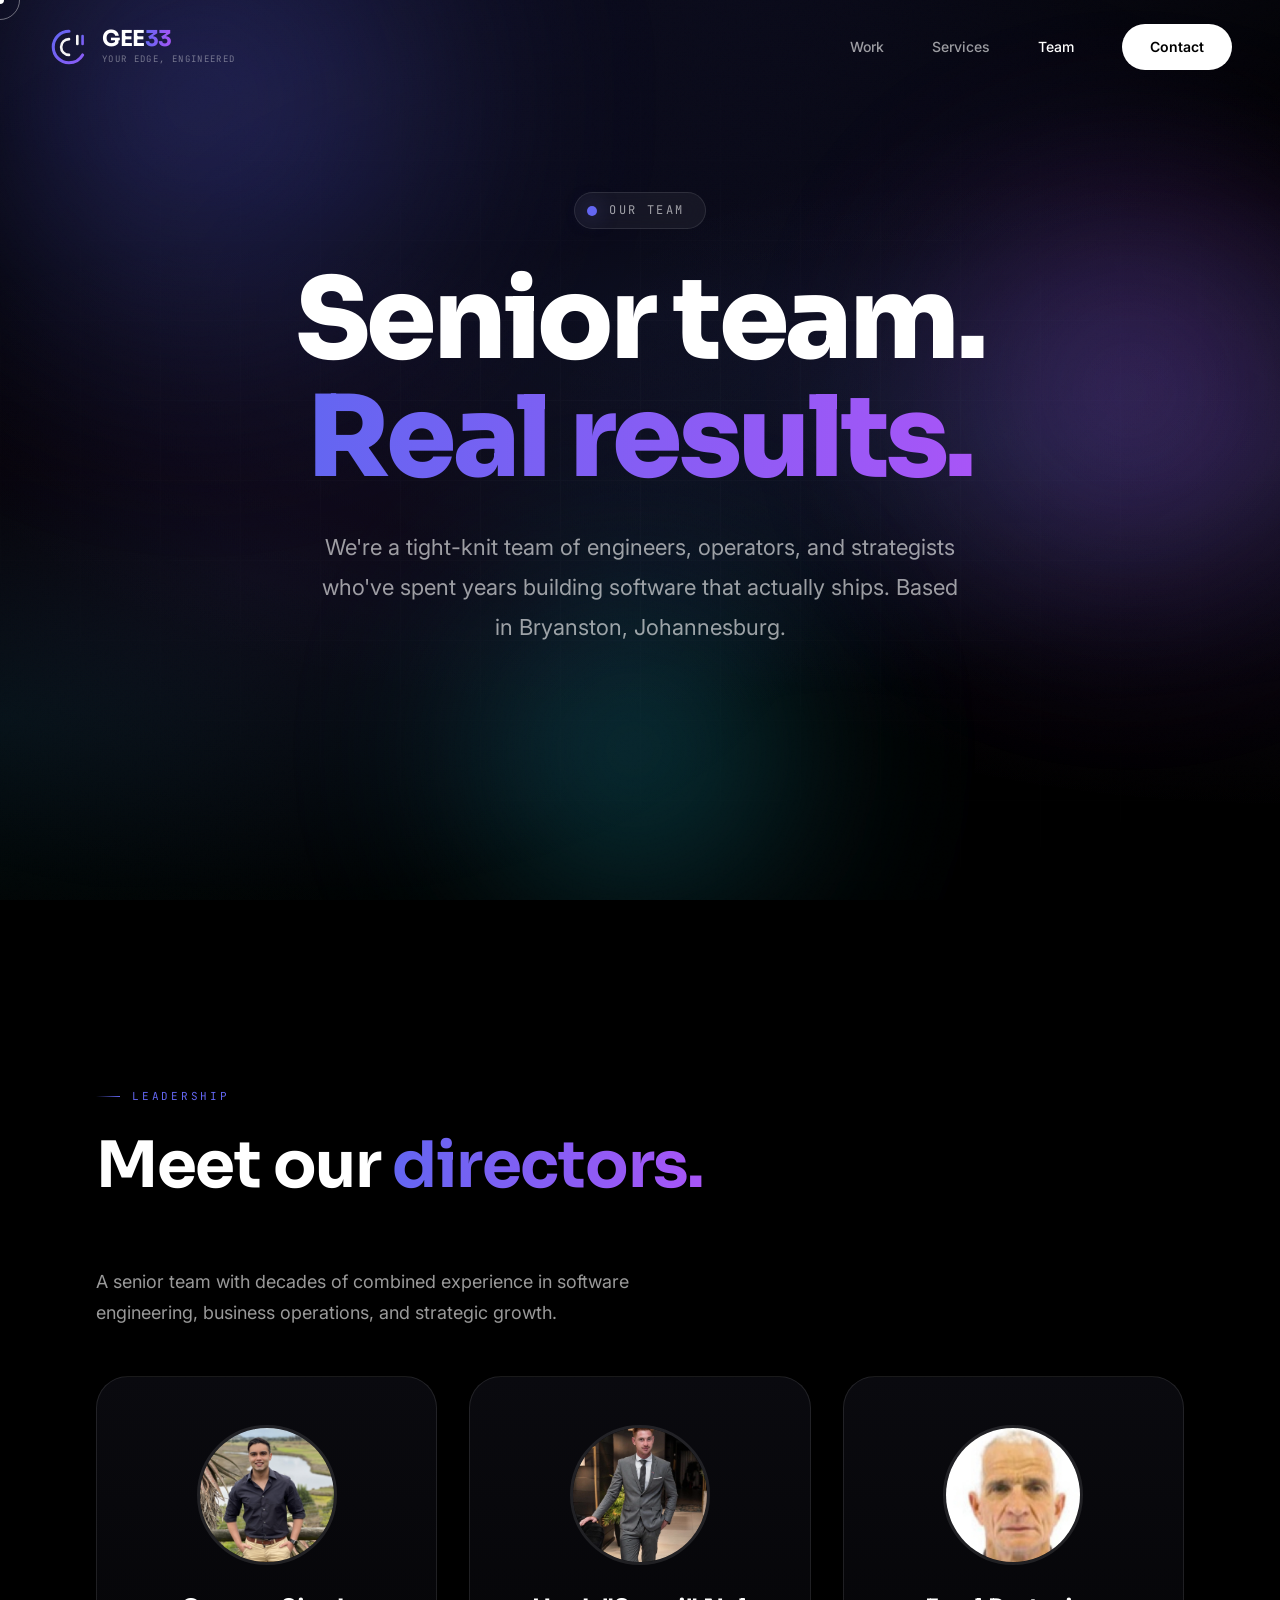
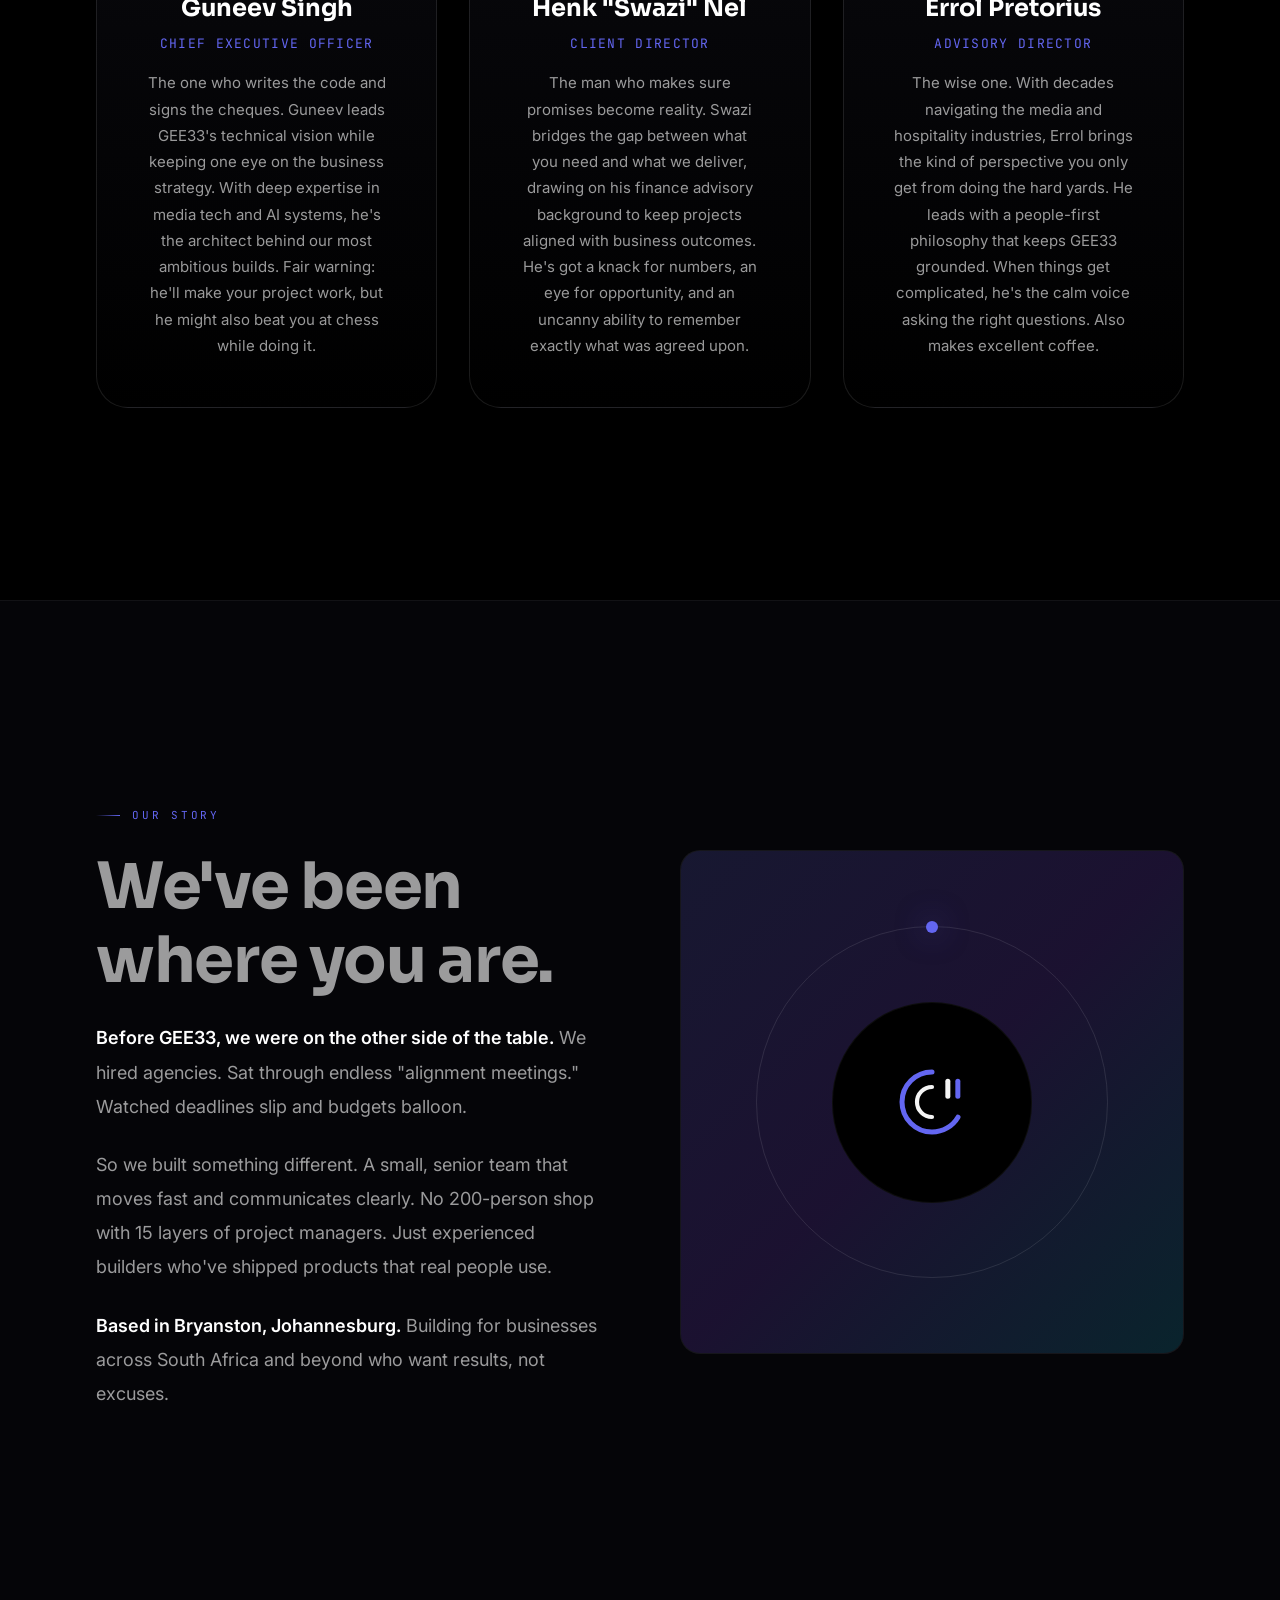
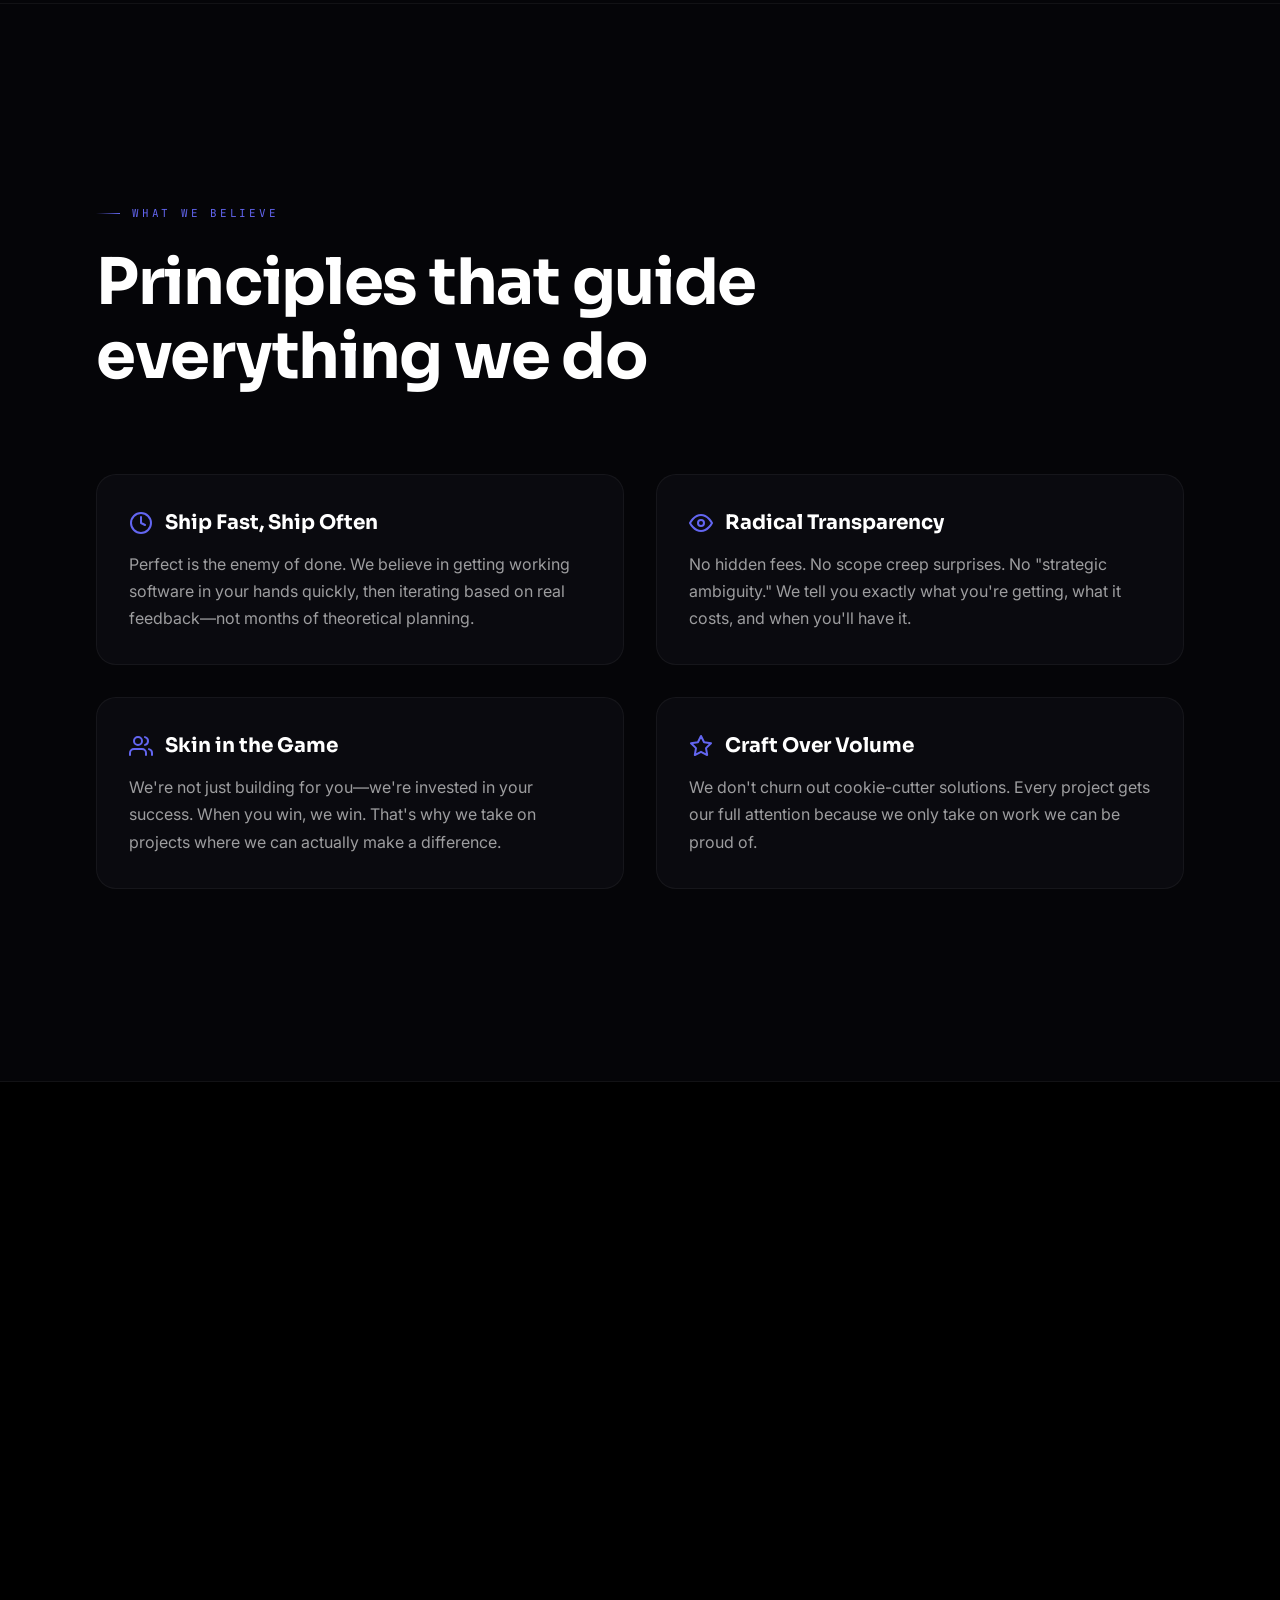
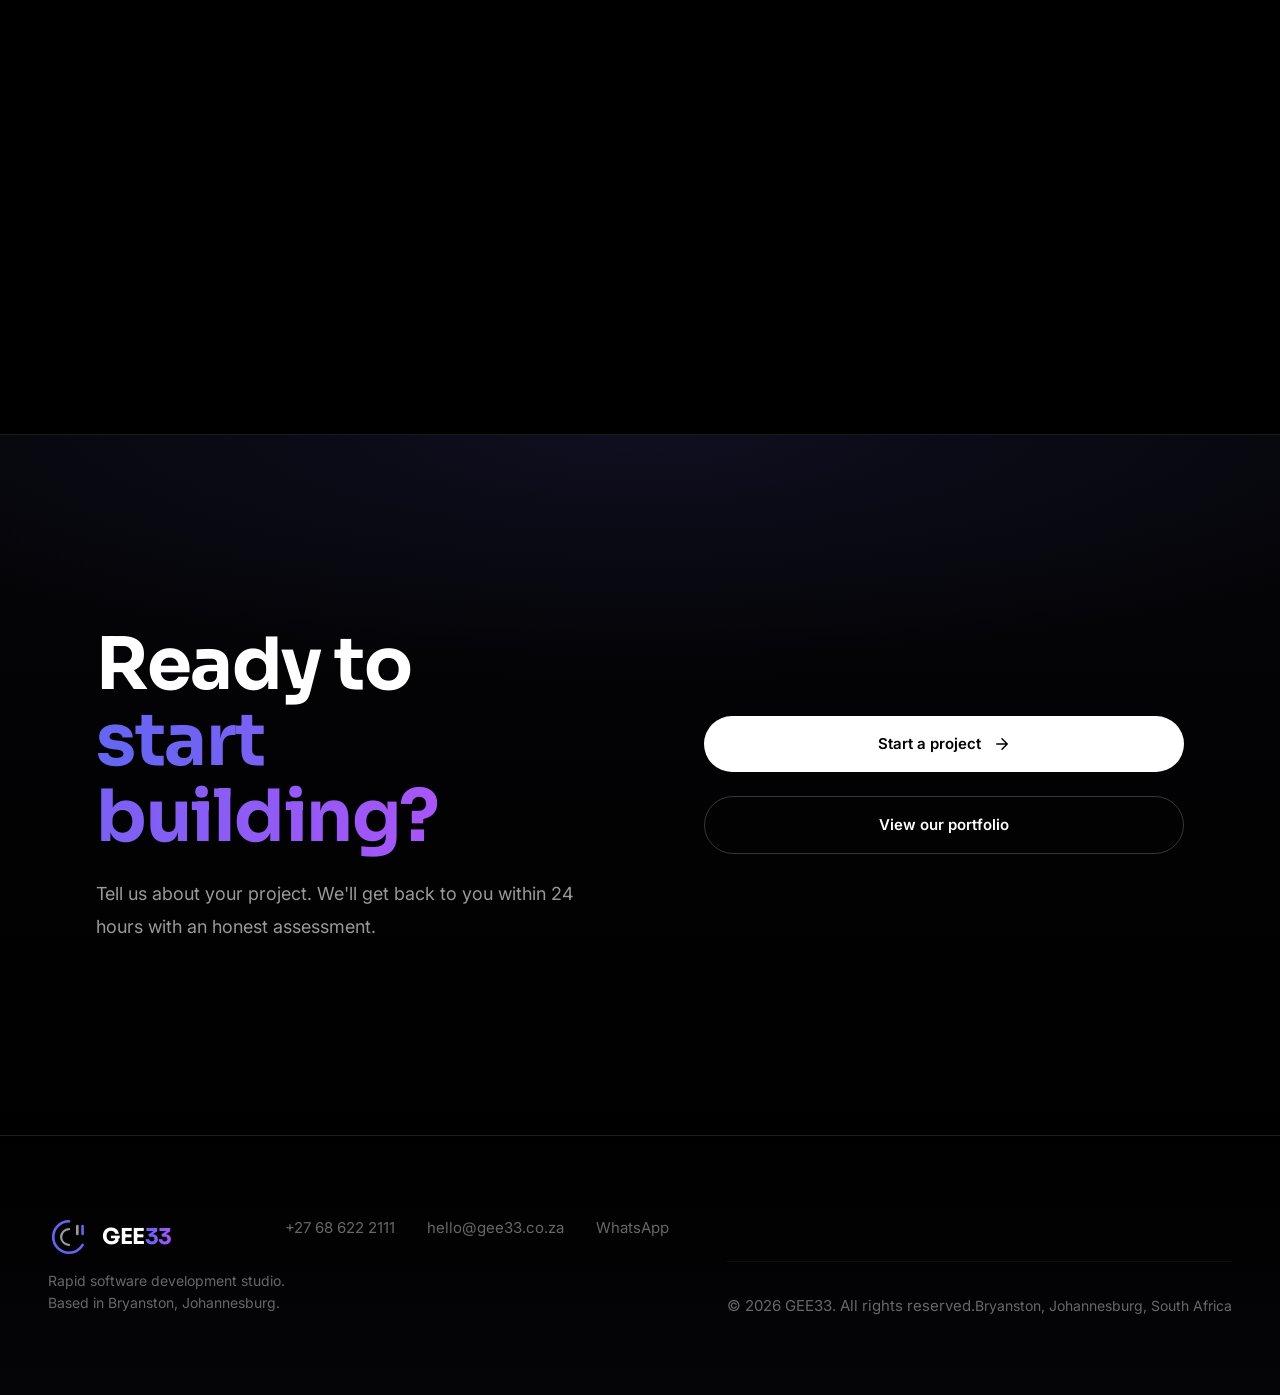
<file: about.html>
<!DOCTYPE html>
<html lang="en">
<head>
  <meta charset="UTF-8">
  <meta name="viewport" content="width=device-width, initial-scale=1.0">
  <meta name="description" content="Meet the GEE33 team. A senior team of software engineers, operations experts, and strategists building custom software and AI solutions in Bryanston, Johannesburg.">
  <meta name="keywords" content="GEE33 team, software developers Johannesburg, AI engineers South Africa, custom software company Bryanston">
  <title>About Us | GEE33 - Custom Software & AI Development Team</title>
  <link rel="icon" type="image/svg+xml" href="assets/favicon.svg">
  <link rel="preconnect" href="https://fonts.googleapis.com">
  <link rel="preconnect" href="https://fonts.gstatic.com" crossorigin>
  <link href="https://fonts.googleapis.com/css2?family=Sora:wght@400;500;600;700;800&family=Inter:wght@400;500;600;700&family=JetBrains+Mono:wght@400;500&display=swap" rel="stylesheet">
  <link rel="stylesheet" href="css/styles.css">
  <style>
    .story-section {
      display: grid;
      grid-template-columns: 1fr 1fr;
      gap: 5rem;
      align-items: center;
    }
    .story-content {
      font-size: 1.125rem;
      color: var(--cream-60);
      line-height: 1.9;
    }
    .story-content p {
      margin-bottom: 1.5rem;
    }
    .story-content p:last-child {
      margin-bottom: 0;
    }
    .story-content strong {
      color: var(--cream);
      font-weight: 600;
    }
    .story-visual {
      position: relative;
    }
    .story-image {
      aspect-ratio: 1;
      background: var(--void-surface);
      border-radius: var(--radius-lg);
      border: 1px solid var(--cream-05);
      position: relative;
      overflow: hidden;
    }
    .story-image::before {
      content: '';
      position: absolute;
      inset: 0;
      background: linear-gradient(135deg, var(--accent) 0%, #7c3aed 50%, #06b6d4 100%);
      opacity: 0.15;
    }
    .story-image-inner {
      position: absolute;
      inset: 15%;
      border: 1px solid var(--cream-10);
      border-radius: 50%;
      animation: slowSpin 30s linear infinite;
    }
    .story-image-inner::before {
      content: '';
      position: absolute;
      top: 0;
      left: 50%;
      width: 12px;
      height: 12px;
      background: var(--accent);
      border-radius: 50%;
      transform: translate(-50%, -50%);
      box-shadow: 0 0 30px var(--accent-glow);
    }
    @keyframes slowSpin {
      to { transform: rotate(360deg); }
    }
    .story-image-center {
      position: absolute;
      inset: 30%;
      background: var(--void);
      border-radius: 50%;
      display: flex;
      align-items: center;
      justify-content: center;
      border: 1px solid var(--cream-05);
    }
    .story-image-logo {
      width: 80px;
      height: 80px;
    }
    .values-grid {
      display: grid;
      grid-template-columns: repeat(2, 1fr);
      gap: 2rem;
      margin-top: 3rem;
    }
    .value-card {
      padding: 2rem;
      background: var(--void-surface);
      border: 1px solid var(--cream-05);
      border-radius: var(--radius-lg);
    }
    .value-title {
      font-family: var(--font-display);
      font-size: 1.25rem;
      font-weight: 700;
      margin-bottom: 0.75rem;
      display: flex;
      align-items: center;
      gap: 0.75rem;
    }
    .value-title svg {
      width: 24px;
      height: 24px;
      color: var(--accent);
    }
    .value-desc {
      color: var(--cream-60);
      line-height: 1.7;
    }
    .location-section {
      display: grid;
      grid-template-columns: 1fr 1fr;
      gap: 4rem;
      align-items: center;
    }
    .location-map {
      aspect-ratio: 16/10;
      background: var(--void-surface);
      border-radius: var(--radius-lg);
      border: 1px solid var(--cream-05);
      display: flex;
      align-items: center;
      justify-content: center;
      position: relative;
      overflow: hidden;
    }
    .location-map::before {
      content: '';
      position: absolute;
      inset: 0;
      background: url("data:image/svg+xml,%3Csvg width='60' height='60' viewBox='0 0 60 60' xmlns='http://www.w3.org/2000/svg'%3E%3Cg fill='none' fill-rule='evenodd'%3E%3Cg fill='%23f8f7f4' fill-opacity='0.03'%3E%3Ccircle cx='30' cy='30' r='2'/%3E%3C/g%3E%3C/g%3E%3C/svg%3E");
    }
    .location-pin {
      width: 60px;
      height: 60px;
      background: var(--accent);
      border-radius: 50% 50% 50% 0;
      transform: rotate(-45deg);
      display: flex;
      align-items: center;
      justify-content: center;
      position: relative;
      z-index: 1;
      box-shadow: 0 10px 40px var(--accent-glow);
    }
    .location-pin::after {
      content: '';
      width: 20px;
      height: 20px;
      background: white;
      border-radius: 50%;
      transform: rotate(45deg);
    }
    .location-content h3 {
      font-family: var(--font-display);
      font-size: 2rem;
      font-weight: 800;
      margin-bottom: 1rem;
    }
    .location-content p {
      color: var(--cream-60);
      line-height: 1.8;
      margin-bottom: 1rem;
    }
    .location-details {
      margin-top: 2rem;
      display: flex;
      flex-direction: column;
      gap: 1rem;
    }
    .location-detail {
      display: flex;
      align-items: center;
      gap: 1rem;
    }
    .location-detail svg {
      width: 20px;
      height: 20px;
      color: var(--accent);
    }
    .location-detail span {
      color: var(--cream-60);
    }
    @media (max-width: 900px) {
      .story-section,
      .location-section {
        grid-template-columns: 1fr;
        gap: 3rem;
      }
      .values-grid {
        grid-template-columns: 1fr;
      }
    }
  </style>
</head>
<body>
  <!-- Custom Cursor -->
  <div class="cursor-ring" id="cursorRing"></div>
  <div class="cursor-dot" id="cursorDot"></div>

  <!-- Background -->
  <div class="bg-canvas">
    <div class="gradient-orb orb-1" id="orb1"></div>
    <div class="gradient-orb orb-2" id="orb2"></div>
    <div class="gradient-orb orb-3" id="orb3"></div>
  </div>
  <div class="grain"></div>
  <div class="grid-lines"></div>

  <!-- Navigation -->
  <nav class="nav" id="nav">
    <a href="index.html" class="logo">
      <svg class="logo-mark" viewBox="0 0 48 48" fill="none" xmlns="http://www.w3.org/2000/svg">
        <path d="M24 6C14.059 6 6 14.059 6 24s8.059 18 18 18c6.627 0 12.452-3.58 15.588-8.912" stroke="url(#logo-gradient-about)" stroke-width="3.5" stroke-linecap="round"/>
        <path d="M24 15c-4.97 0-9 4.03-9 9s4.03 9 9 9" stroke="#f5f5f5" stroke-width="3" stroke-linecap="round"/>
        <rect x="32" y="10" width="3" height="12" rx="1.5" fill="#f5f5f5"/>
        <rect x="38" y="10" width="3" height="12" rx="1.5" fill="url(#logo-gradient-about)"/>
        <defs>
          <linearGradient id="logo-gradient-about" x1="0%" y1="0%" x2="100%" y2="100%">
            <stop offset="0%" stop-color="#6366f1"/>
            <stop offset="100%" stop-color="#8b5cf6"/>
          </linearGradient>
        </defs>
      </svg>
      <div class="logo-text">
        <span class="logo-wordmark">GEE<span class="accent">33</span></span>
        <span class="logo-tagline">Your Edge, Engineered</span>
      </div>
    </a>
    <div class="nav-links">
      <a href="index.html#products" class="nav-link">Work</a>
      <a href="services.html" class="nav-link">Services</a>
      <a href="about.html" class="nav-link" style="color: var(--cream);">Team</a>
      <a href="contact.html" class="nav-cta">Contact</a>
    </div>
    <button class="nav-toggle" aria-label="Toggle menu">
      <span></span>
      <span></span>
      <span></span>
    </button>
  </nav>

  <!-- Main Content -->
  <main class="main">
    <!-- Page Hero -->
    <section class="hero" style="min-height: 60vh;">
      <div class="hero-content">
        <div class="hero-label">
          <span class="hero-label-dot"></span>
          <span class="hero-label-text">Our Team</span>
        </div>
        <h1 class="hero-headline">
          <span class="line"><span class="word">Senior team.</span></span>
          <span class="line"><span class="word"><span class="accent">Real results.</span></span></span>
        </h1>
        <p class="hero-sub">
          We're a tight-knit team of engineers, operators, and strategists who've spent years building software that actually ships. Based in Bryanston, Johannesburg.
        </p>
      </div>
    </section>

    <!-- Directors Section -->
    <section class="section">
      <div class="container">
        <div class="reveal">
          <span class="section-label">Leadership</span>
          <h2 class="section-title">Meet our <span class="accent">directors.</span></h2>
          <p class="section-desc">A senior team with decades of combined experience in software engineering, business operations, and strategic growth.</p>
        </div>
        
        <div class="directors-grid reveal" style="margin-top: 3rem;">
          <div class="director-card" data-reveal-child>
            <div class="director-avatar">
              <img src="assets/guneev-singh.png" alt="Guneev Singh - CEO at GEE33" loading="lazy">
            </div>
            <h3 class="director-name">Guneev Singh</h3>
            <p class="director-role">Chief Executive Officer</p>
            <p class="director-bio">
              The one who writes the code and signs the cheques. Guneev leads GEE33's technical vision while keeping one eye on the business strategy. With deep expertise in media tech and AI systems, he's the architect behind our most ambitious builds. Fair warning: he'll make your project work, but he might also beat you at chess while doing it.
            </p>
          </div>
          
          <div class="director-card" data-reveal-child>
            <div class="director-avatar">
              <img src="assets/henk-nel.png" alt="Henk Swazi Nel - Client Director at GEE33" loading="lazy">
            </div>
            <h3 class="director-name">Henk "Swazi" Nel</h3>
            <p class="director-role">Client Director</p>
            <p class="director-bio">
              The man who makes sure promises become reality. Swazi bridges the gap between what you need and what we deliver, drawing on his finance advisory background to keep projects aligned with business outcomes. He's got a knack for numbers, an eye for opportunity, and an uncanny ability to remember exactly what was agreed upon.
            </p>
          </div>
          
          <div class="director-card" data-reveal-child>
            <div class="director-avatar">
              <img src="assets/errol-pretorius.png" alt="Errol Pretorius - Advisory Director at GEE33" loading="lazy">
            </div>
            <h3 class="director-name">Errol Pretorius</h3>
            <p class="director-role">Advisory Director</p>
            <p class="director-bio">
              The wise one. With decades navigating the media and hospitality industries, Errol brings the kind of perspective you only get from doing the hard yards. He leads with a people-first philosophy that keeps GEE33 grounded. When things get complicated, he's the calm voice asking the right questions. Also makes excellent coffee.
            </p>
          </div>
        </div>
      </div>
    </section>
    
    <!-- Our Story Section -->
    <section class="section" style="background: var(--void-up); border-top: 1px solid var(--cream-05);">
      <div class="container">
        <div class="story-section reveal">
          <div class="story-content">
            <span class="section-label">Our Story</span>
            <h2 class="section-title" style="margin-bottom: 1.5rem;">We've been where you are.</h2>
            <p>
              <strong>Before GEE33, we were on the other side of the table.</strong> We hired agencies. Sat through endless "alignment meetings." Watched deadlines slip and budgets balloon.
            </p>
            <p>
              So we built something different. A small, senior team that moves fast and communicates clearly. No 200-person shop with 15 layers of project managers. Just experienced builders who've shipped products that real people use.
            </p>
            <p>
              <strong>Based in Bryanston, Johannesburg.</strong> Building for businesses across South Africa and beyond who want results, not excuses.
            </p>
          </div>
          <div class="story-visual">
            <div class="story-image">
              <div class="story-image-inner"></div>
              <div class="story-image-center">
                <svg class="story-image-logo" viewBox="0 0 48 48" fill="none" xmlns="http://www.w3.org/2000/svg">
                  <path d="M24 6C14.059 6 6 14.059 6 24s8.059 18 18 18c6.627 0 12.452-3.58 15.588-8.912" stroke="#6366f1" stroke-width="3" stroke-linecap="round"/>
                  <path d="M24 15c-4.97 0-9 4.03-9 9s4.03 9 9 9" stroke="#f5f5f5" stroke-width="2.5" stroke-linecap="round"/>
                  <rect x="32" y="10" width="3" height="12" rx="1.5" fill="#f5f5f5"/>
                  <rect x="38" y="10" width="3" height="12" rx="1.5" fill="#6366f1"/>
                </svg>
              </div>
            </div>
          </div>
        </div>
      </div>
    </section>

    <!-- Values Section -->
    <section class="section" style="background: var(--void-up); border-top: 1px solid var(--cream-05); border-bottom: 1px solid var(--cream-05);">
      <div class="container">
        <div class="reveal">
          <span class="section-label">What We Believe</span>
          <h2 class="section-title">Principles that guide everything we do</h2>
        </div>
        <div class="values-grid">
          <div class="value-card reveal">
            <h3 class="value-title">
              <svg viewBox="0 0 24 24" fill="none" stroke="currentColor" stroke-width="2" stroke-linecap="round" stroke-linejoin="round">
                <circle cx="12" cy="12" r="10"/>
                <polyline points="12 6 12 12 16 14"/>
              </svg>
              Ship Fast, Ship Often
            </h3>
            <p class="value-desc">Perfect is the enemy of done. We believe in getting working software in your hands quickly, then iterating based on real feedback—not months of theoretical planning.</p>
          </div>
          <div class="value-card reveal">
            <h3 class="value-title">
              <svg viewBox="0 0 24 24" fill="none" stroke="currentColor" stroke-width="2" stroke-linecap="round" stroke-linejoin="round">
                <path d="M1 12s4-8 11-8 11 8 11 8-4 8-11 8-11-8-11-8z"/>
                <circle cx="12" cy="12" r="3"/>
              </svg>
              Radical Transparency
            </h3>
            <p class="value-desc">No hidden fees. No scope creep surprises. No "strategic ambiguity." We tell you exactly what you're getting, what it costs, and when you'll have it.</p>
          </div>
          <div class="value-card reveal">
            <h3 class="value-title">
              <svg viewBox="0 0 24 24" fill="none" stroke="currentColor" stroke-width="2" stroke-linecap="round" stroke-linejoin="round">
                <path d="M17 21v-2a4 4 0 0 0-4-4H5a4 4 0 0 0-4 4v2"/>
                <circle cx="9" cy="7" r="4"/>
                <path d="M23 21v-2a4 4 0 0 0-3-3.87"/>
                <path d="M16 3.13a4 4 0 0 1 0 7.75"/>
              </svg>
              Skin in the Game
            </h3>
            <p class="value-desc">We're not just building for you—we're invested in your success. When you win, we win. That's why we take on projects where we can actually make a difference.</p>
          </div>
          <div class="value-card reveal">
            <h3 class="value-title">
              <svg viewBox="0 0 24 24" fill="none" stroke="currentColor" stroke-width="2" stroke-linecap="round" stroke-linejoin="round">
                <polygon points="12 2 15.09 8.26 22 9.27 17 14.14 18.18 21.02 12 17.77 5.82 21.02 7 14.14 2 9.27 8.91 8.26 12 2"/>
              </svg>
              Craft Over Volume
            </h3>
            <p class="value-desc">We don't churn out cookie-cutter solutions. Every project gets our full attention because we only take on work we can be proud of.</p>
          </div>
        </div>
      </div>
    </section>

    <!-- Location Section -->
    <section class="section">
      <div class="container">
        <div class="location-section reveal">
          <div class="location-map">
            <div class="location-pin"></div>
          </div>
          <div class="location-content">
            <span class="section-label">Based in South Africa</span>
            <h3>Proudly building from Johannesburg</h3>
            <p>
              We're a South African company serving clients across the continent and beyond. We understand local market dynamics, compliance requirements (POPIA), and payment integrations—because we live them too.
            </p>
            <p>
              Our timezone (SAST) means we overlap with both European and Asian business hours, making collaboration seamless no matter where you're based.
            </p>
            <div class="location-details">
              <div class="location-detail">
                <svg viewBox="0 0 24 24" fill="none" stroke="currentColor" stroke-width="2" stroke-linecap="round" stroke-linejoin="round">
                  <path d="M21 10c0 7-9 13-9 13s-9-6-9-13a9 9 0 0 1 18 0z"/>
                  <circle cx="12" cy="10" r="3"/>
                </svg>
                <span>Bryanston, Johannesburg</span>
              </div>
              <div class="location-detail">
                <svg viewBox="0 0 24 24" fill="none" stroke="currentColor" stroke-width="2" stroke-linecap="round" stroke-linejoin="round">
                  <circle cx="12" cy="12" r="10"/>
                  <polyline points="12 6 12 12 16 14"/>
                </svg>
                <span>SAST (GMT+2)</span>
              </div>
              <div class="location-detail">
                <svg viewBox="0 0 24 24" fill="none" stroke="currentColor" stroke-width="2" stroke-linecap="round" stroke-linejoin="round">
                  <path d="M22 16.92v3a2 2 0 0 1-2.18 2 19.79 19.79 0 0 1-8.63-3.07 19.5 19.5 0 0 1-6-6 19.79 19.79 0 0 1-3.07-8.67A2 2 0 0 1 4.11 2h3a2 2 0 0 1 2 1.72 12.84 12.84 0 0 0 .7 2.81 2 2 0 0 1-.45 2.11L8.09 9.91a16 16 0 0 0 6 6l1.27-1.27a2 2 0 0 1 2.11-.45 12.84 12.84 0 0 0 2.81.7A2 2 0 0 1 22 16.92z"/>
                </svg>
                <span>+27 68 622 2111</span>
              </div>
              <div class="location-detail">
                <svg viewBox="0 0 24 24" fill="none" stroke="currentColor" stroke-width="2" stroke-linecap="round" stroke-linejoin="round">
                  <path d="M4 4h16c1.1 0 2 .9 2 2v12c0 1.1-.9 2-2 2H4c-1.1 0-2-.9-2-2V6c0-1.1.9-2 2-2z"/>
                  <polyline points="22,6 12,13 2,6"/>
                </svg>
                <span>hello@gee33.co.za</span>
              </div>
            </div>
          </div>
        </div>
      </div>
    </section>


    <!-- CTA Section -->
    <section class="section contact">
      <div class="container">
        <div class="contact-grid">
          <div class="reveal">
            <h2 class="contact-headline">Ready to <span class="accent">start building?</span></h2>
            <p class="contact-sub">Tell us about your project. We'll get back to you within 24 hours with an honest assessment.</p>
          </div>
          <div class="reveal" style="display: flex; flex-direction: column; justify-content: center; gap: 1.5rem;">
            <a href="contact.html" class="btn btn-primary" style="justify-content: center;">
              Start a project
              <svg viewBox="0 0 24 24" fill="none" stroke="currentColor" stroke-width="2" stroke-linecap="round" stroke-linejoin="round">
                <path d="M5 12h14M12 5l7 7-7 7"/>
              </svg>
            </a>
            <a href="results.html" class="btn btn-outline" style="justify-content: center;">
              View our portfolio
            </a>
          </div>
        </div>
      </div>
    </section>
  </main>

  <!-- Footer -->
  <footer class="footer">
    <div class="footer-main">
      <div class="footer-brand">
        <a href="index.html" class="logo">
          <svg class="logo-mark" viewBox="0 0 48 48" fill="none" xmlns="http://www.w3.org/2000/svg" width="32" height="32">
            <path d="M24 6C14.059 6 6 14.059 6 24s8.059 18 18 18c6.627 0 12.452-3.58 15.588-8.912" stroke="var(--accent)" stroke-width="3" stroke-linecap="round"/>
            <path d="M24 15c-4.97 0-9 4.03-9 9s4.03 9 9 9" stroke="var(--cream-60)" stroke-width="2.5" stroke-linecap="round"/>
            <rect x="32" y="10" width="3" height="12" rx="1.5" fill="var(--cream-60)"/>
            <rect x="38" y="10" width="3" height="12" rx="1.5" fill="var(--accent)"/>
          </svg>
          <span class="logo-wordmark">GEE<span class="accent">33</span></span>
        </a>
        <p class="footer-tagline">Rapid software development studio.<br>Based in Bryanston, Johannesburg.</p>
      </div>
      <div class="footer-contact">
        <a href="tel:+27686222111" class="footer-link">+27 68 622 2111</a>
        <a href="mailto:hello@gee33.co.za" class="footer-link">hello@gee33.co.za</a>
        <a href="https://wa.me/27686222111" class="footer-link" target="_blank" rel="noopener">WhatsApp</a>
      </div>
    </div>
    <div class="footer-bottom">
      <p class="footer-copy">© 2026 GEE33. All rights reserved.</p>
      <p class="footer-location">Bryanston, Johannesburg, South Africa</p>
    </div>
  </footer>

  <script src="js/main.js"></script>
</body>
</html>
</file>
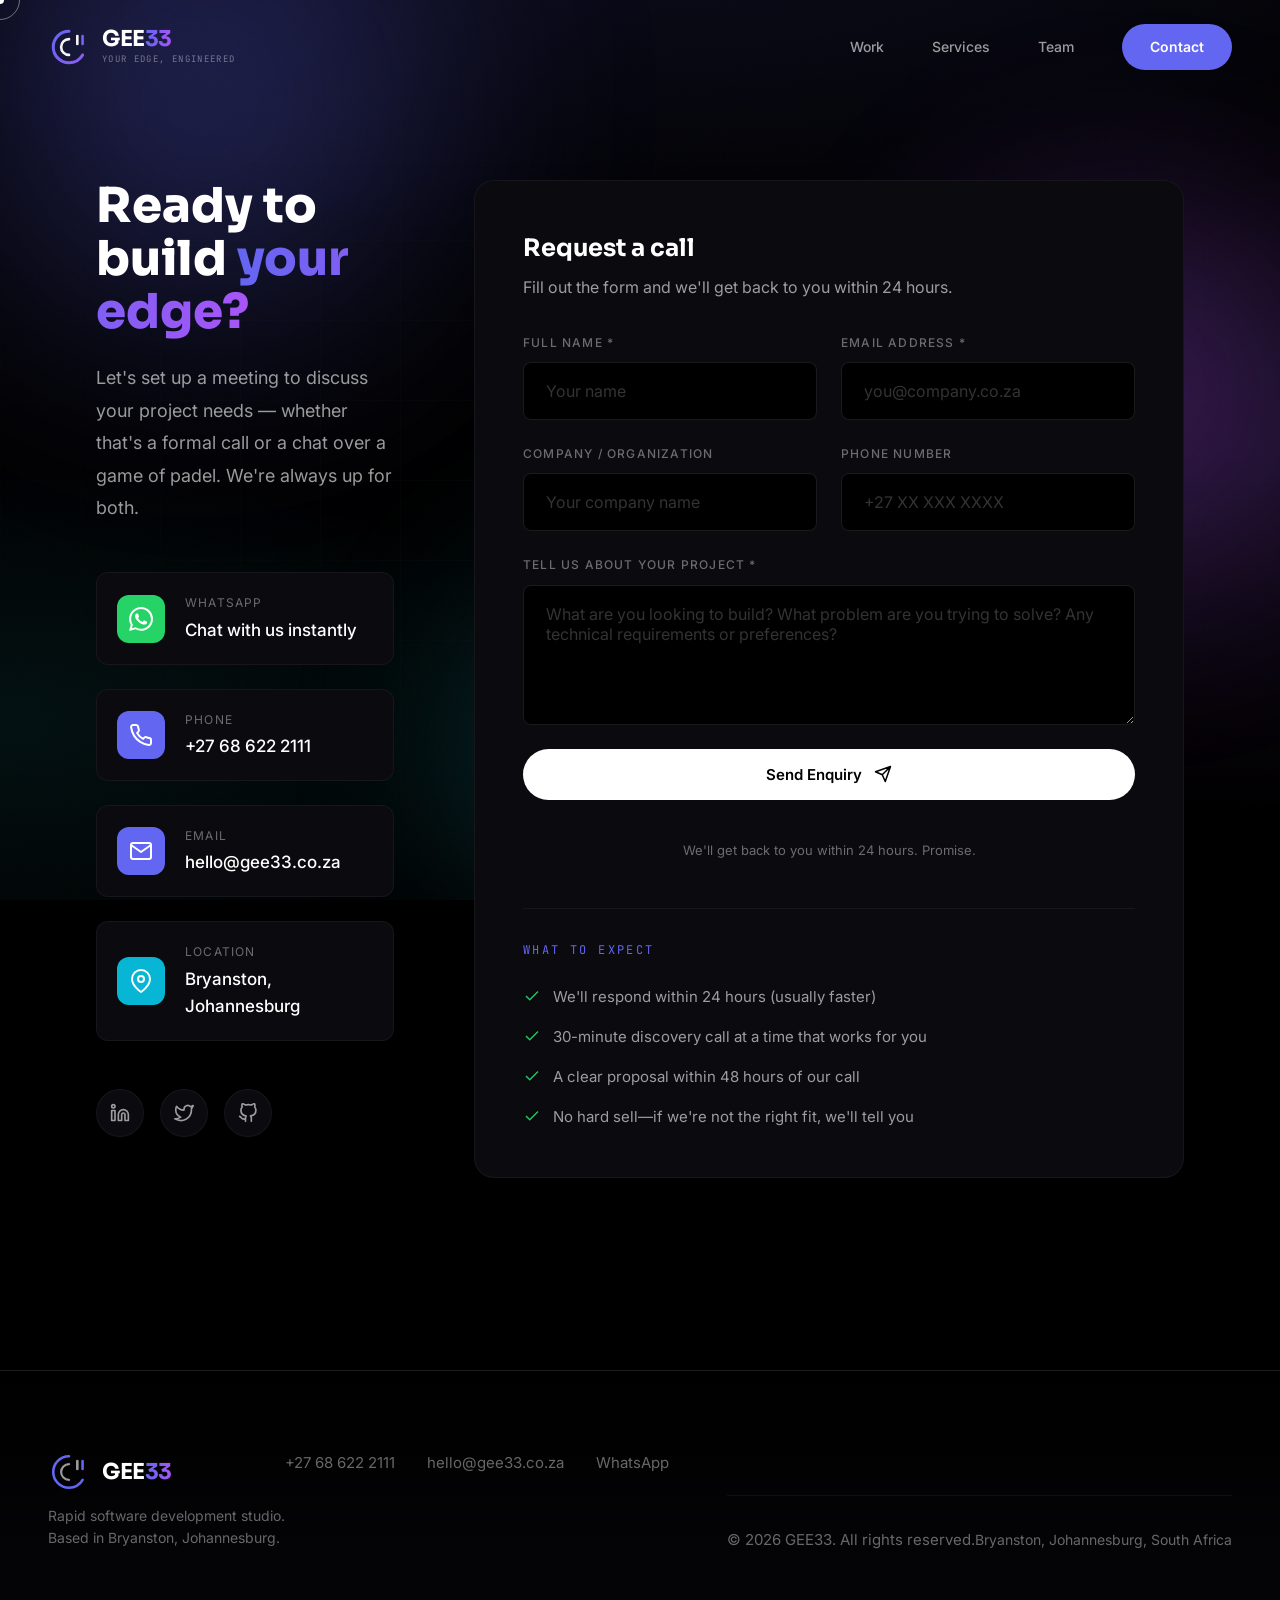
<file: contact.html>
<!DOCTYPE html>
<html lang="en">
<head>
  <meta charset="UTF-8">
  <meta name="viewport" content="width=device-width, initial-scale=1.0">
  <meta name="description" content="Contact GEE33 for custom software development and AI integration services in Johannesburg, South Africa. Call, WhatsApp, or email us today.">
  <meta name="keywords" content="contact software developers Johannesburg, custom software quote South Africa, AI development enquiry, Bryanston tech company">
  <title>Contact | GEE33 - Custom Software & AI Development</title>
  <link rel="icon" type="image/svg+xml" href="assets/favicon.svg">
  <link rel="preconnect" href="https://fonts.googleapis.com">
  <link rel="preconnect" href="https://fonts.gstatic.com" crossorigin>
  <link href="https://fonts.googleapis.com/css2?family=Sora:wght@400;500;600;700;800&family=Inter:wght@400;500;600;700&family=JetBrains+Mono:wght@400;500&display=swap" rel="stylesheet">
  <link rel="stylesheet" href="css/styles.css">
  <style>
    .contact-page-grid {
      display: grid;
      grid-template-columns: 1fr 1.2fr;
      gap: 5rem;
      align-items: start;
    }
    .contact-info {
      position: sticky;
      top: 120px;
    }
    .contact-info-title {
      font-family: var(--font-display);
      font-size: 3rem;
      font-weight: 800;
      line-height: 1.1;
      margin-bottom: 1.5rem;
    }
    .contact-info-title .accent {
      color: var(--accent);
    }
    .contact-info-desc {
      font-size: 1.125rem;
      color: var(--cream-60);
      line-height: 1.8;
      margin-bottom: 3rem;
    }
    .contact-methods {
      display: flex;
      flex-direction: column;
      gap: 1.5rem;
      margin-bottom: 3rem;
    }
    .contact-method {
      display: flex;
      align-items: center;
      gap: 1.25rem;
      padding: 1.25rem;
      background: var(--void-surface);
      border-radius: var(--radius-md);
      border: 1px solid var(--cream-05);
      transition: all 0.3s ease;
    }
    .contact-method:hover {
      border-color: var(--cream-10);
      transform: translateX(8px);
    }
    .contact-method-icon {
      width: 48px;
      height: 48px;
      background: var(--accent);
      border-radius: 12px;
      display: flex;
      align-items: center;
      justify-content: center;
      flex-shrink: 0;
    }
    .contact-method-icon svg {
      width: 24px;
      height: 24px;
      color: white;
    }
    .contact-method-content {
      flex-grow: 1;
    }
    .contact-method-label {
      font-size: 0.75rem;
      color: var(--cream-40);
      text-transform: uppercase;
      letter-spacing: 0.1em;
      margin-bottom: 0.25rem;
    }
    .contact-method-value {
      font-size: 1.0625rem;
      font-weight: 500;
    }
    .contact-social {
      display: flex;
      gap: 1rem;
    }
    .contact-social a {
      width: 48px;
      height: 48px;
      background: var(--void-surface);
      border: 1px solid var(--cream-05);
      border-radius: 50%;
      display: flex;
      align-items: center;
      justify-content: center;
      transition: all 0.3s ease;
    }
    .contact-social a:hover {
      background: var(--accent);
      border-color: var(--accent);
    }
    .contact-social svg {
      width: 20px;
      height: 20px;
      color: var(--cream-60);
    }
    .contact-social a:hover svg {
      color: white;
    }
    .contact-form-wrapper {
      background: var(--void-surface);
      border: 1px solid var(--cream-05);
      border-radius: var(--radius-lg);
      padding: 3rem;
    }
    .contact-form-title {
      font-family: var(--font-display);
      font-size: 1.5rem;
      font-weight: 700;
      margin-bottom: 0.5rem;
    }
    .contact-form-subtitle {
      color: var(--cream-60);
      margin-bottom: 2rem;
    }
    .form-row {
      display: grid;
      grid-template-columns: 1fr 1fr;
      gap: 1.5rem;
    }
    .full-form {
      display: flex;
      flex-direction: column;
      gap: 1.5rem;
    }
    .form-select {
      background: var(--void);
      border: 1px solid var(--cream-10);
      border-radius: var(--radius-sm);
      padding: 1.125rem 1.375rem;
      font-size: 1rem;
      font-family: var(--font-body);
      color: var(--cream);
      cursor: pointer;
      appearance: none;
      background-image: url("data:image/svg+xml,%3Csvg xmlns='http://www.w3.org/2000/svg' width='24' height='24' viewBox='0 0 24 24' fill='none' stroke='%23f8f7f480' stroke-width='2' stroke-linecap='round' stroke-linejoin='round'%3E%3Cpolyline points='6 9 12 15 18 9'/%3E%3C/svg%3E");
      background-repeat: no-repeat;
      background-position: right 1rem center;
      background-size: 20px;
    }
    .form-select:focus {
      outline: none;
      border-color: var(--accent);
      box-shadow: 0 0 0 4px var(--accent-glow);
    }
    .form-select option {
      background: var(--void);
      color: var(--cream);
    }
    .expectations {
      margin-top: 3rem;
      padding-top: 2rem;
      border-top: 1px solid var(--cream-05);
    }
    .expectations-title {
      font-family: var(--font-mono);
      font-size: 0.75rem;
      color: var(--accent);
      text-transform: uppercase;
      letter-spacing: 0.2em;
      margin-bottom: 1.5rem;
    }
    .expectations-list {
      display: flex;
      flex-direction: column;
      gap: 1rem;
    }
    .expectations-item {
      display: flex;
      align-items: flex-start;
      gap: 0.75rem;
      font-size: 0.9375rem;
      color: var(--cream-60);
    }
    .expectations-item svg {
      width: 18px;
      height: 18px;
      color: #22c55e;
      flex-shrink: 0;
      margin-top: 0.15rem;
    }
    @media (max-width: 1024px) {
      .contact-page-grid {
        grid-template-columns: 1fr;
        gap: 3rem;
      }
      .contact-info {
        position: static;
      }
      .form-row {
        grid-template-columns: 1fr;
      }
    }
    @media (max-width: 600px) {
      .contact-form-wrapper {
        padding: 2rem;
      }
    }
  </style>
</head>
<body>
  <!-- Custom Cursor -->
  <div class="cursor-ring" id="cursorRing"></div>
  <div class="cursor-dot" id="cursorDot"></div>

  <!-- Background -->
  <div class="bg-canvas">
    <div class="gradient-orb orb-1" id="orb1"></div>
    <div class="gradient-orb orb-2" id="orb2"></div>
    <div class="gradient-orb orb-3" id="orb3"></div>
  </div>
  <div class="grain"></div>
  <div class="grid-lines"></div>

  <!-- Navigation -->
  <nav class="nav" id="nav">
    <a href="index.html" class="logo">
      <svg class="logo-mark" viewBox="0 0 48 48" fill="none" xmlns="http://www.w3.org/2000/svg">
        <path d="M24 6C14.059 6 6 14.059 6 24s8.059 18 18 18c6.627 0 12.452-3.58 15.588-8.912" stroke="url(#logo-gradient-contact)" stroke-width="3.5" stroke-linecap="round"/>
        <path d="M24 15c-4.97 0-9 4.03-9 9s4.03 9 9 9" stroke="#f5f5f5" stroke-width="3" stroke-linecap="round"/>
        <rect x="32" y="10" width="3" height="12" rx="1.5" fill="#f5f5f5"/>
        <rect x="38" y="10" width="3" height="12" rx="1.5" fill="url(#logo-gradient-contact)"/>
        <defs>
          <linearGradient id="logo-gradient-contact" x1="0%" y1="0%" x2="100%" y2="100%">
            <stop offset="0%" stop-color="#6366f1"/>
            <stop offset="100%" stop-color="#8b5cf6"/>
          </linearGradient>
        </defs>
      </svg>
      <div class="logo-text">
        <span class="logo-wordmark">GEE<span class="accent">33</span></span>
        <span class="logo-tagline">Your Edge, Engineered</span>
      </div>
    </a>
    <div class="nav-links">
      <a href="index.html#products" class="nav-link">Work</a>
      <a href="services.html" class="nav-link">Services</a>
      <a href="about.html" class="nav-link">Team</a>
      <a href="contact.html" class="nav-cta" style="background: var(--accent); color: white;">Contact</a>
    </div>
    <button class="nav-toggle" aria-label="Toggle menu">
      <span></span>
      <span></span>
      <span></span>
    </button>
  </nav>

  <!-- Main Content -->
  <main class="main">
    <!-- Contact Section -->
    <section class="section" style="padding-top: 180px;">
      <div class="container">
        <div class="contact-page-grid">
          <!-- Left: Info -->
          <div class="contact-info reveal">
            <h1 class="contact-info-title">Ready to build <span class="accent">your edge?</span></h1>
            <p class="contact-info-desc">
              Let's set up a meeting to discuss your project needs — whether that's a formal call or a chat over a game of padel. We're always up for both.
            </p>
            
            <div class="contact-methods">
              <a href="https://wa.me/27686222111" class="contact-method" target="_blank" rel="noopener">
                <div class="contact-method-icon" style="background: #25D366;">
                  <svg viewBox="0 0 24 24" fill="currentColor" width="24" height="24">
                    <path d="M17.472 14.382c-.297-.149-1.758-.867-2.03-.967-.273-.099-.471-.148-.67.15-.197.297-.767.966-.94 1.164-.173.199-.347.223-.644.075-.297-.15-1.255-.463-2.39-1.475-.883-.788-1.48-1.761-1.653-2.059-.173-.297-.018-.458.13-.606.134-.133.298-.347.446-.52.149-.174.198-.298.298-.497.099-.198.05-.371-.025-.52-.075-.149-.669-1.612-.916-2.207-.242-.579-.487-.5-.669-.51-.173-.008-.371-.01-.57-.01-.198 0-.52.074-.792.372-.272.297-1.04 1.016-1.04 2.479 0 1.462 1.065 2.875 1.213 3.074.149.198 2.096 3.2 5.077 4.487.709.306 1.262.489 1.694.625.712.227 1.36.195 1.871.118.571-.085 1.758-.719 2.006-1.413.248-.694.248-1.289.173-1.413-.074-.124-.272-.198-.57-.347m-5.421 7.403h-.004a9.87 9.87 0 01-5.031-1.378l-.361-.214-3.741.982.998-3.648-.235-.374a9.86 9.86 0 01-1.51-5.26c.001-5.45 4.436-9.884 9.888-9.884 2.64 0 5.122 1.03 6.988 2.898a9.825 9.825 0 012.893 6.994c-.003 5.45-4.437 9.884-9.885 9.884m8.413-18.297A11.815 11.815 0 0012.05 0C5.495 0 .16 5.335.157 11.892c0 2.096.547 4.142 1.588 5.945L.057 24l6.305-1.654a11.882 11.882 0 005.683 1.448h.005c6.554 0 11.89-5.335 11.893-11.893a11.821 11.821 0 00-3.48-8.413z"/>
                  </svg>
                </div>
                <div class="contact-method-content">
                  <div class="contact-method-label">WhatsApp</div>
                  <div class="contact-method-value">Chat with us instantly</div>
                </div>
              </a>
              <a href="tel:+27686222111" class="contact-method">
                <div class="contact-method-icon" style="background: #6366f1;">
                  <svg viewBox="0 0 24 24" fill="none" stroke="currentColor" stroke-width="2" stroke-linecap="round" stroke-linejoin="round">
                    <path d="M22 16.92v3a2 2 0 0 1-2.18 2 19.79 19.79 0 0 1-8.63-3.07 19.5 19.5 0 0 1-6-6 19.79 19.79 0 0 1-3.07-8.67A2 2 0 0 1 4.11 2h3a2 2 0 0 1 2 1.72 12.84 12.84 0 0 0 .7 2.81 2 2 0 0 1-.45 2.11L8.09 9.91a16 16 0 0 0 6 6l1.27-1.27a2 2 0 0 1 2.11-.45 12.84 12.84 0 0 0 2.81.7A2 2 0 0 1 22 16.92z"/>
                  </svg>
                </div>
                <div class="contact-method-content">
                  <div class="contact-method-label">Phone</div>
                  <div class="contact-method-value">+27 68 622 2111</div>
                </div>
              </a>
              <a href="mailto:hello@gee33.co.za" class="contact-method">
                <div class="contact-method-icon">
                  <svg viewBox="0 0 24 24" fill="none" stroke="currentColor" stroke-width="2" stroke-linecap="round" stroke-linejoin="round">
                    <path d="M4 4h16c1.1 0 2 .9 2 2v12c0 1.1-.9 2-2 2H4c-1.1 0-2-.9-2-2V6c0-1.1.9-2 2-2z"/>
                    <polyline points="22,6 12,13 2,6"/>
                  </svg>
                </div>
                <div class="contact-method-content">
                  <div class="contact-method-label">Email</div>
                  <div class="contact-method-value">hello@gee33.co.za</div>
                </div>
              </a>
              <div class="contact-method" style="cursor: default;">
                <div class="contact-method-icon" style="background: #06b6d4;">
                  <svg viewBox="0 0 24 24" fill="none" stroke="currentColor" stroke-width="2" stroke-linecap="round" stroke-linejoin="round">
                    <path d="M21 10c0 7-9 13-9 13s-9-6-9-13a9 9 0 0 1 18 0z"/>
                    <circle cx="12" cy="10" r="3"/>
                  </svg>
                </div>
                <div class="contact-method-content">
                  <div class="contact-method-label">Location</div>
                  <div class="contact-method-value">Bryanston, Johannesburg</div>
                </div>
              </div>
            </div>
            
            <div class="contact-social">
              <a href="https://linkedin.com/company/gee33" target="_blank" rel="noopener" aria-label="LinkedIn">
                <svg viewBox="0 0 24 24" fill="none" stroke="currentColor" stroke-width="2" stroke-linecap="round" stroke-linejoin="round">
                  <path d="M16 8a6 6 0 0 1 6 6v7h-4v-7a2 2 0 0 0-2-2 2 2 0 0 0-2 2v7h-4v-7a6 6 0 0 1 6-6z"/>
                  <rect x="2" y="9" width="4" height="12"/>
                  <circle cx="4" cy="4" r="2"/>
                </svg>
              </a>
              <a href="https://twitter.com/gee33dev" target="_blank" rel="noopener" aria-label="Twitter">
                <svg viewBox="0 0 24 24" fill="none" stroke="currentColor" stroke-width="2" stroke-linecap="round" stroke-linejoin="round">
                  <path d="M23 3a10.9 10.9 0 0 1-3.14 1.53 4.48 4.48 0 0 0-7.86 3v1A10.66 10.66 0 0 1 3 4s-4 9 5 13a11.64 11.64 0 0 1-7 2c9 5 20 0 20-11.5a4.5 4.5 0 0 0-.08-.83A7.72 7.72 0 0 0 23 3z"/>
                </svg>
              </a>
              <a href="https://github.com/gee33" target="_blank" rel="noopener" aria-label="GitHub">
                <svg viewBox="0 0 24 24" fill="none" stroke="currentColor" stroke-width="2" stroke-linecap="round" stroke-linejoin="round">
                  <path d="M9 19c-5 1.5-5-2.5-7-3m14 6v-3.87a3.37 3.37 0 0 0-.94-2.61c3.14-.35 6.44-1.54 6.44-7A5.44 5.44 0 0 0 20 4.77 5.07 5.07 0 0 0 19.91 1S18.73.65 16 2.48a13.38 13.38 0 0 0-7 0C6.27.65 5.09 1 5.09 1A5.07 5.07 0 0 0 5 4.77a5.44 5.44 0 0 0-1.5 3.78c0 5.42 3.3 6.61 6.44 7A3.37 3.37 0 0 0 9 18.13V22"/>
                </svg>
              </a>
            </div>
          </div>

          <!-- Right: Form -->
          <div class="contact-form-wrapper reveal">
            <h2 class="contact-form-title">Request a call</h2>
            <p class="contact-form-subtitle">Fill out the form and we'll get back to you within 24 hours.</p>
            
            <form class="full-form" id="contactForm">
              <input type="hidden" name="access_key" value="176de5e3-fcd9-4095-93f2-2e06c521aaee">
              <input type="hidden" name="subject" value="New Lead from GEE33 Website (Contact Page)">
              <input type="hidden" name="from_name" value="GEE33 Website">
              <input type="checkbox" name="botcheck" style="display: none;">
              
              <div class="form-row">
                <div class="form-field">
                  <label class="form-label" for="name">Full Name *</label>
                  <input type="text" id="name" name="name" class="form-input" placeholder="Your name" required>
                </div>
                <div class="form-field">
                  <label class="form-label" for="email">Email Address *</label>
                  <input type="email" id="email" name="email" class="form-input" placeholder="you@company.co.za" required>
                </div>
              </div>
              
              <div class="form-row">
                <div class="form-field">
                  <label class="form-label" for="company">Company / Organization</label>
                  <input type="text" id="company" name="company" class="form-input" placeholder="Your company name">
                </div>
                <div class="form-field">
                  <label class="form-label" for="phone">Phone Number</label>
                  <input type="tel" id="phone" name="phone" class="form-input" placeholder="+27 XX XXX XXXX">
                </div>
              </div>
              
              <div class="form-field">
                <label class="form-label" for="message">Tell us about your project *</label>
                <textarea id="message" name="message" class="form-input" rows="5" placeholder="What are you looking to build? What problem are you trying to solve? Any technical requirements or preferences?" required></textarea>
              </div>
              
              <button type="submit" class="btn btn-primary" style="width: 100%; justify-content: center;">
                Send Enquiry
                <svg viewBox="0 0 24 24" fill="none" stroke="currentColor" stroke-width="2" stroke-linecap="round" stroke-linejoin="round" width="20" height="20">
                  <path d="M22 2L11 13M22 2l-7 20-4-9-9-4 20-7z"/>
                </svg>
              </button>
              <p style="font-size: 0.8125rem; color: var(--cream-40); text-align: center; margin-top: 1rem;">We'll get back to you within 24 hours. Promise.</p>
            </form>
            
            <div class="expectations">
              <div class="expectations-title">What to expect</div>
              <div class="expectations-list">
                <div class="expectations-item">
                  <svg viewBox="0 0 24 24" fill="none" stroke="currentColor" stroke-width="2"><polyline points="20 6 9 17 4 12"/></svg>
                  <span>We'll respond within 24 hours (usually faster)</span>
                </div>
                <div class="expectations-item">
                  <svg viewBox="0 0 24 24" fill="none" stroke="currentColor" stroke-width="2"><polyline points="20 6 9 17 4 12"/></svg>
                  <span>30-minute discovery call at a time that works for you</span>
                </div>
                <div class="expectations-item">
                  <svg viewBox="0 0 24 24" fill="none" stroke="currentColor" stroke-width="2"><polyline points="20 6 9 17 4 12"/></svg>
                  <span>A clear proposal within 48 hours of our call</span>
                </div>
                <div class="expectations-item">
                  <svg viewBox="0 0 24 24" fill="none" stroke="currentColor" stroke-width="2"><polyline points="20 6 9 17 4 12"/></svg>
                  <span>No hard sell—if we're not the right fit, we'll tell you</span>
                </div>
              </div>
            </div>
          </div>
        </div>
      </div>
    </section>
  </main>

  <!-- Footer -->
  <footer class="footer">
    <div class="footer-main">
      <div class="footer-brand">
        <a href="index.html" class="logo">
          <svg class="logo-mark" viewBox="0 0 48 48" fill="none" xmlns="http://www.w3.org/2000/svg" width="32" height="32">
            <path d="M24 6C14.059 6 6 14.059 6 24s8.059 18 18 18c6.627 0 12.452-3.58 15.588-8.912" stroke="var(--accent)" stroke-width="3" stroke-linecap="round"/>
            <path d="M24 15c-4.97 0-9 4.03-9 9s4.03 9 9 9" stroke="var(--cream-60)" stroke-width="2.5" stroke-linecap="round"/>
            <rect x="32" y="10" width="3" height="12" rx="1.5" fill="var(--cream-60)"/>
            <rect x="38" y="10" width="3" height="12" rx="1.5" fill="var(--accent)"/>
          </svg>
          <span class="logo-wordmark">GEE<span class="accent">33</span></span>
        </a>
        <p class="footer-tagline">Rapid software development studio.<br>Based in Bryanston, Johannesburg.</p>
      </div>
      <div class="footer-contact">
        <a href="tel:+27686222111" class="footer-link">+27 68 622 2111</a>
        <a href="mailto:hello@gee33.co.za" class="footer-link">hello@gee33.co.za</a>
        <a href="https://wa.me/27686222111" class="footer-link" target="_blank" rel="noopener">WhatsApp</a>
      </div>
    </div>
    <div class="footer-bottom">
      <p class="footer-copy">© 2026 GEE33. All rights reserved.</p>
      <p class="footer-location">Bryanston, Johannesburg, South Africa</p>
    </div>
  </footer>

  <script src="js/main.js"></script>
</body>
</html>
</file>
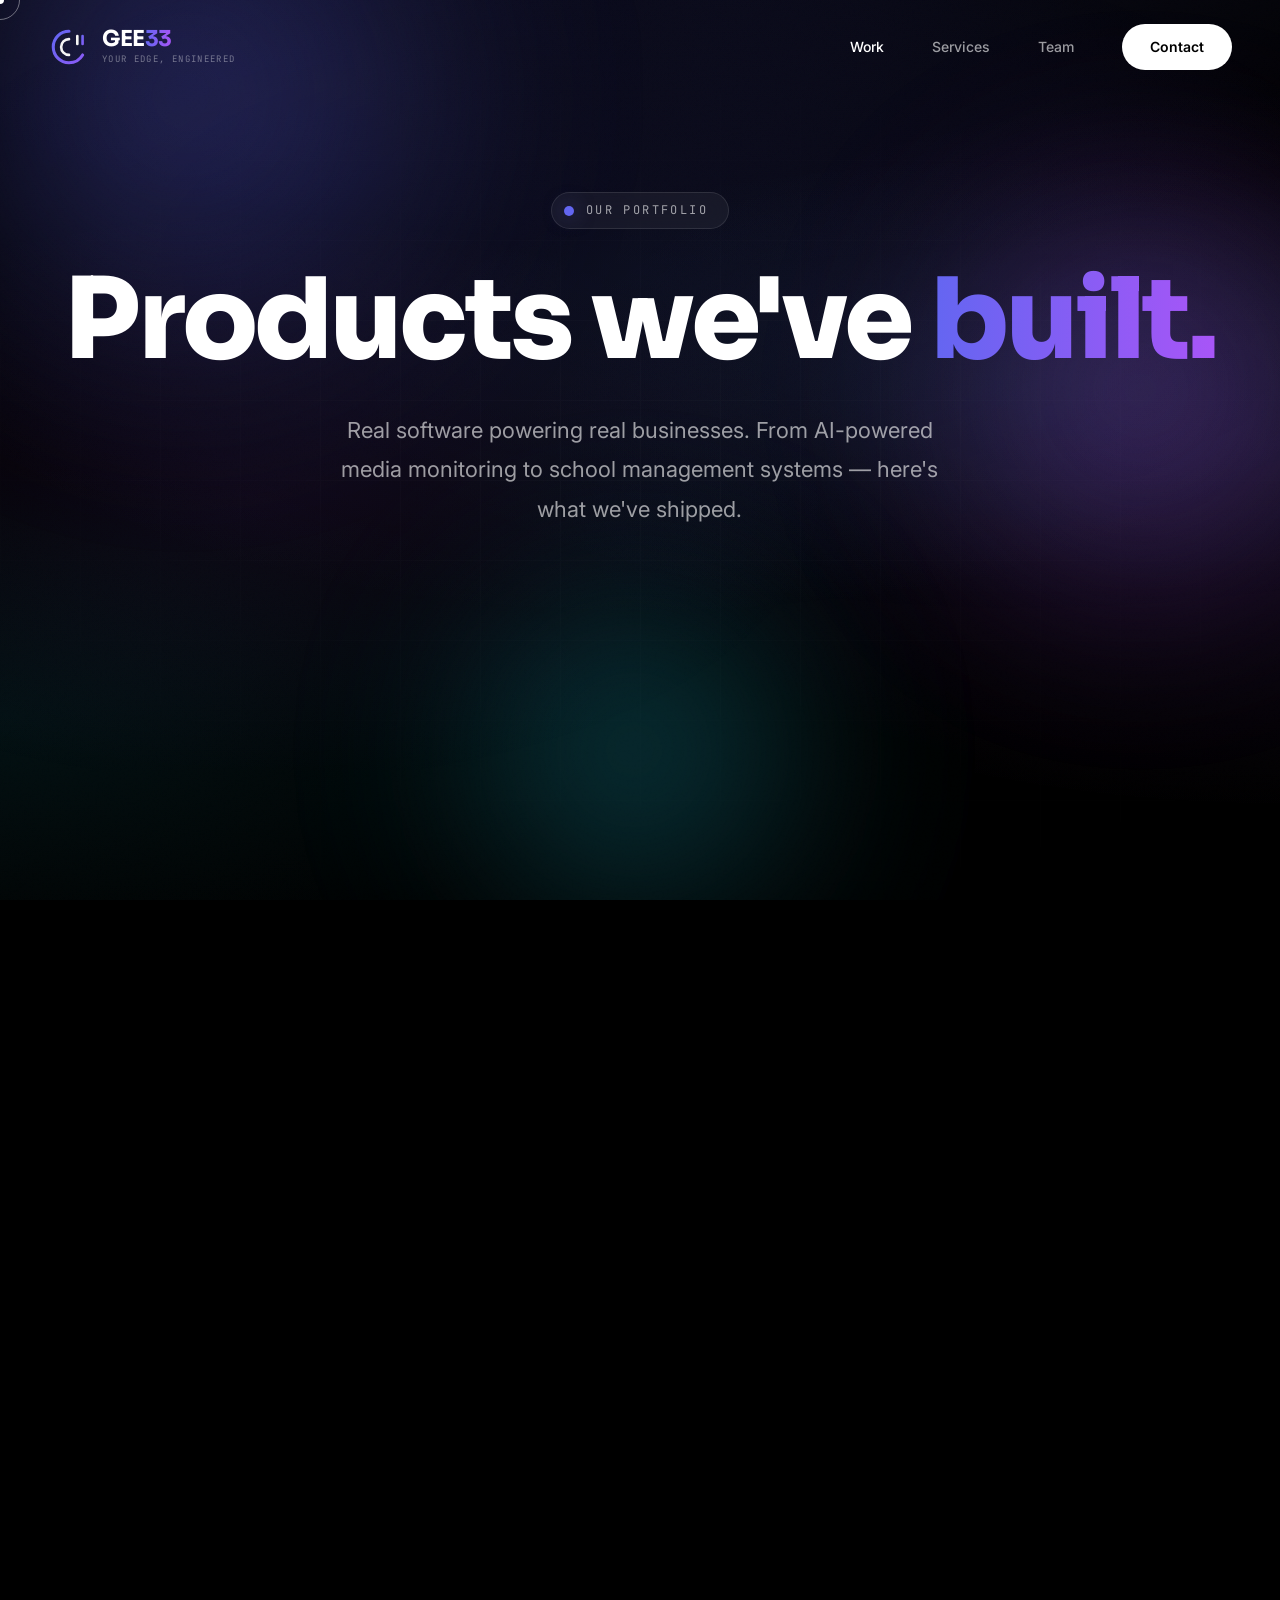
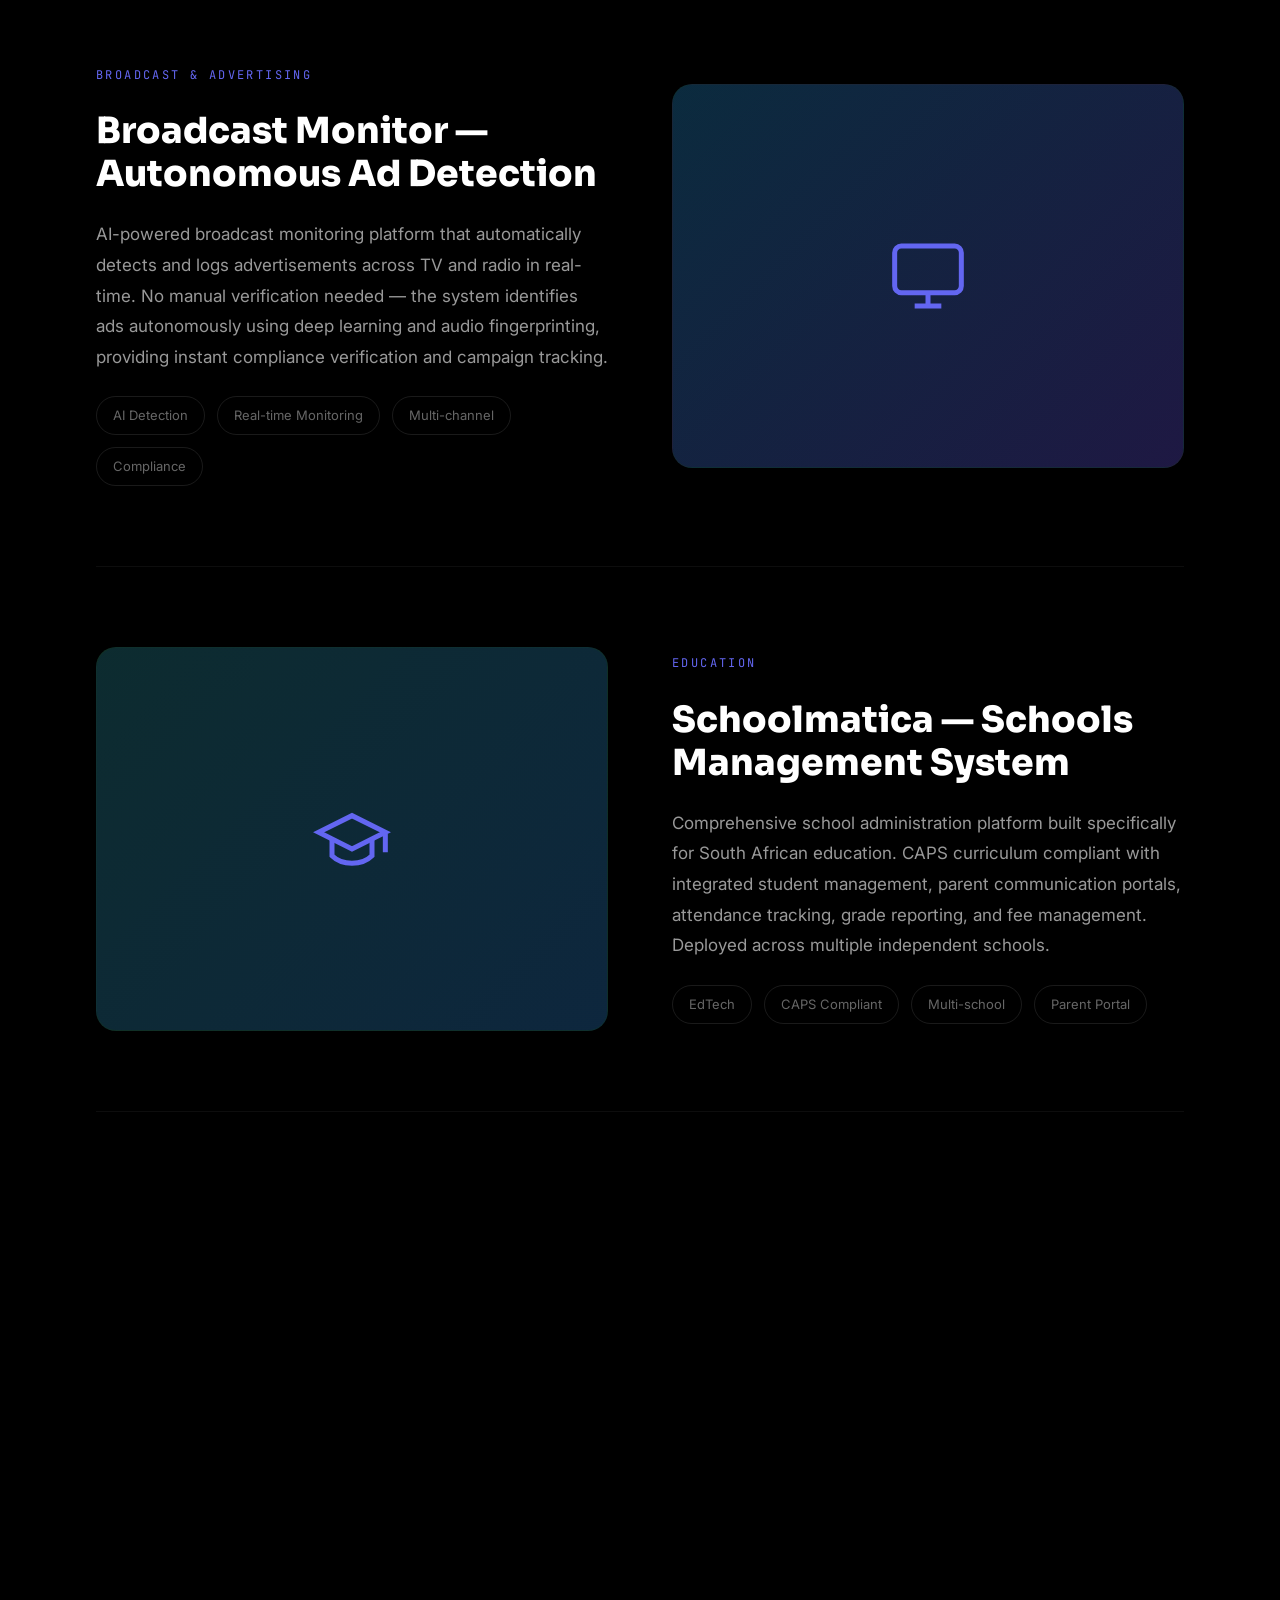
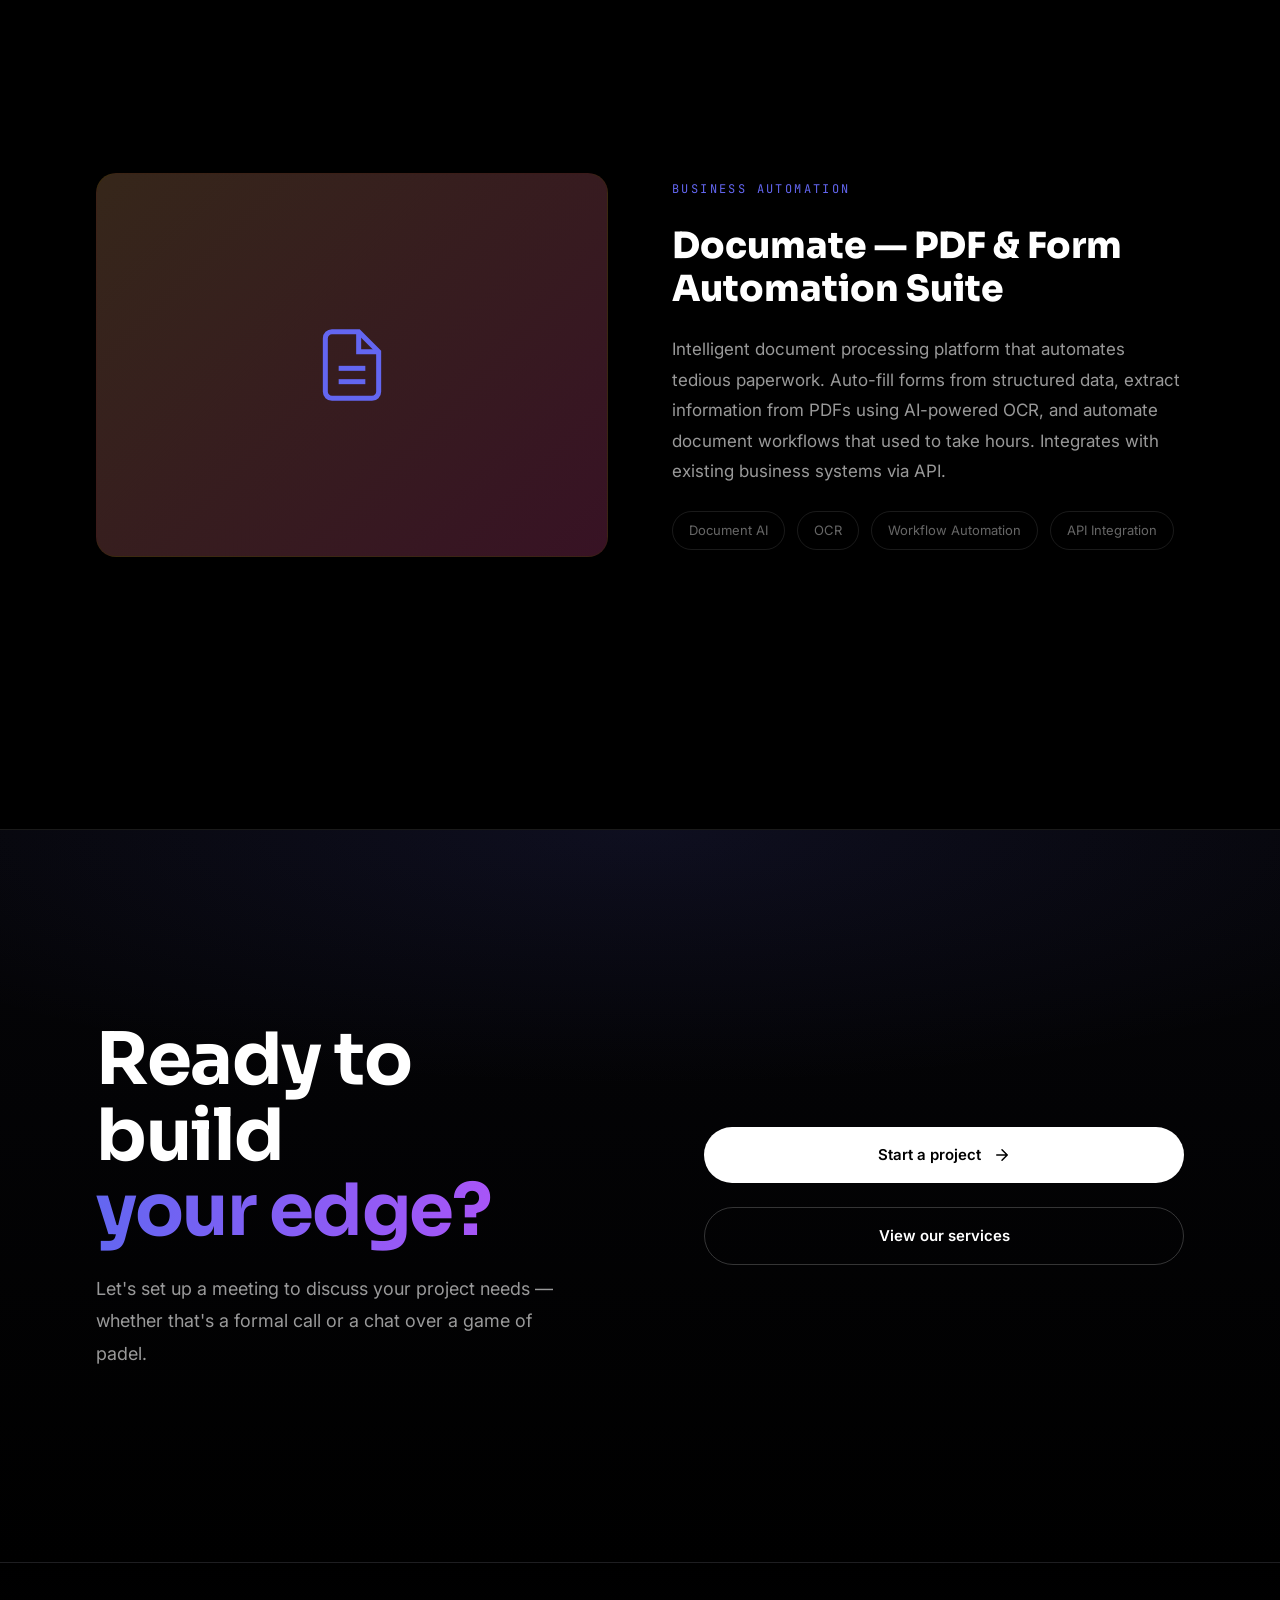
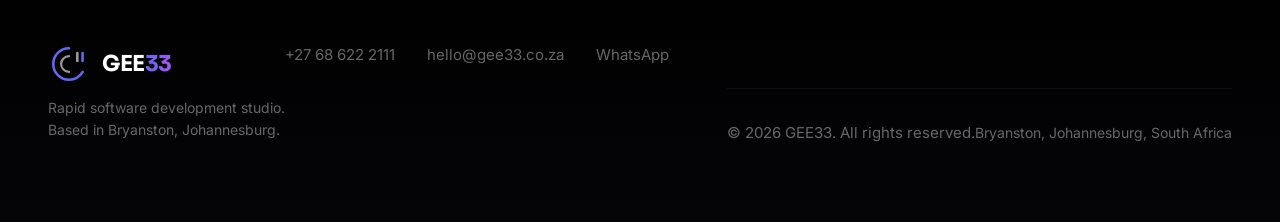
<file: results.html>
<!DOCTYPE html>
<html lang="en">
<head>
  <meta charset="UTF-8">
  <meta name="viewport" content="width=device-width, initial-scale=1.0">
  <meta name="description" content="GEE33 portfolio: Audience360 media monitoring, Schoolmatica school management, MediaVault, Documate automation. Custom software built in South Africa.">
  <meta name="keywords" content="software portfolio South Africa, AI products Johannesburg, audio fingerprinting software, school management system, document automation">
  <title>Our Work | GEE33 - Custom Software Portfolio</title>
  <link rel="icon" type="image/svg+xml" href="assets/favicon.svg">
  <link rel="preconnect" href="https://fonts.googleapis.com">
  <link rel="preconnect" href="https://fonts.gstatic.com" crossorigin>
  <link href="https://fonts.googleapis.com/css2?family=Sora:wght@400;500;600;700;800&family=Inter:wght@400;500;600;700&family=JetBrains+Mono:wght@400;500&display=swap" rel="stylesheet">
  <link rel="stylesheet" href="css/styles.css">
  <style>
    .case-study {
      display: grid;
      grid-template-columns: 1fr 1fr;
      gap: 4rem;
      padding: 5rem 0;
      border-bottom: 1px solid var(--cream-05);
      align-items: center;
    }
    .case-study:nth-child(even) {
      direction: rtl;
    }
    .case-study:nth-child(even) > * {
      direction: ltr;
    }
    .case-study:last-child {
      border-bottom: none;
    }
    .case-visual {
      aspect-ratio: 4/3;
      background: var(--void-surface);
      border-radius: var(--radius-lg);
      border: 1px solid var(--cream-05);
      display: flex;
      align-items: center;
      justify-content: center;
      position: relative;
      overflow: hidden;
    }
    .case-visual::before {
      content: '';
      position: absolute;
      inset: 0;
      background: linear-gradient(135deg, var(--accent) 0%, #7c3aed 100%);
      opacity: 0.1;
    }
    .case-icon {
      width: 80px;
      height: 80px;
      color: var(--accent);
      position: relative;
      z-index: 1;
    }
    .case-content {
      display: flex;
      flex-direction: column;
      gap: 1.5rem;
    }
    .case-industry {
      font-family: var(--font-mono);
      font-size: 0.75rem;
      color: var(--accent);
      text-transform: uppercase;
      letter-spacing: 0.2em;
    }
    .case-title {
      font-family: var(--font-display);
      font-size: 2.25rem;
      font-weight: 800;
      line-height: 1.2;
    }
    .case-desc {
      color: var(--cream-60);
      line-height: 1.8;
      font-size: 1.0625rem;
    }
    .case-results {
      display: grid;
      grid-template-columns: repeat(2, 1fr);
      gap: 1.5rem;
      margin-top: 0.5rem;
    }
    .case-result {
      padding: 1.25rem;
      background: var(--void-surface);
      border-radius: var(--radius-sm);
      border: 1px solid var(--cream-05);
    }
    .case-result-value {
      font-family: var(--font-display);
      font-size: 2rem;
      font-weight: 800;
      color: var(--accent);
    }
    .case-result-label {
      font-size: 0.875rem;
      color: var(--cream-40);
      margin-top: 0.25rem;
    }
    .case-tags {
      display: flex;
      gap: 0.75rem;
      flex-wrap: wrap;
    }
    .case-tag {
      font-size: 0.8125rem;
      color: var(--cream-40);
      padding: 0.5rem 1rem;
      border: 1px solid var(--cream-10);
      border-radius: var(--radius-full);
    }
    @media (max-width: 900px) {
      .case-study {
        grid-template-columns: 1fr;
        gap: 2rem;
      }
      .case-study:nth-child(even) {
        direction: ltr;
      }
      .case-title {
        font-size: 1.75rem;
      }
    }
  </style>
</head>
<body>
  <!-- Custom Cursor -->
  <div class="cursor-ring" id="cursorRing"></div>
  <div class="cursor-dot" id="cursorDot"></div>

  <!-- Background -->
  <div class="bg-canvas">
    <div class="gradient-orb orb-1" id="orb1"></div>
    <div class="gradient-orb orb-2" id="orb2"></div>
    <div class="gradient-orb orb-3" id="orb3"></div>
  </div>
  <div class="grain"></div>
  <div class="grid-lines"></div>

  <!-- Navigation -->
  <nav class="nav" id="nav">
    <a href="index.html" class="logo">
      <svg class="logo-mark" viewBox="0 0 48 48" fill="none" xmlns="http://www.w3.org/2000/svg">
        <path d="M24 6C14.059 6 6 14.059 6 24s8.059 18 18 18c6.627 0 12.452-3.58 15.588-8.912" stroke="url(#logo-gradient-results)" stroke-width="3.5" stroke-linecap="round"/>
        <path d="M24 15c-4.97 0-9 4.03-9 9s4.03 9 9 9" stroke="#f5f5f5" stroke-width="3" stroke-linecap="round"/>
        <rect x="32" y="10" width="3" height="12" rx="1.5" fill="#f5f5f5"/>
        <rect x="38" y="10" width="3" height="12" rx="1.5" fill="url(#logo-gradient-results)"/>
        <defs>
          <linearGradient id="logo-gradient-results" x1="0%" y1="0%" x2="100%" y2="100%">
            <stop offset="0%" stop-color="#6366f1"/>
            <stop offset="100%" stop-color="#8b5cf6"/>
          </linearGradient>
        </defs>
      </svg>
      <div class="logo-text">
        <span class="logo-wordmark">GEE<span class="accent">33</span></span>
        <span class="logo-tagline">Your Edge, Engineered</span>
      </div>
    </a>
    <div class="nav-links">
      <a href="results.html" class="nav-link" style="color: var(--cream);">Work</a>
      <a href="services.html" class="nav-link">Services</a>
      <a href="about.html" class="nav-link">Team</a>
      <a href="contact.html" class="nav-cta">Contact</a>
    </div>
    <button class="nav-toggle" aria-label="Toggle menu">
      <span></span>
      <span></span>
      <span></span>
    </button>
  </nav>

  <!-- Main Content -->
  <main class="main">
    <!-- Page Hero -->
    <section class="hero" style="min-height: 60vh;">
      <div class="hero-content">
        <div class="hero-label">
          <span class="hero-label-dot"></span>
          <span class="hero-label-text">Our Portfolio</span>
        </div>
        <h1 class="hero-headline">
          <span class="line"><span class="word">Products we've <span class="accent">built.</span></span></span>
        </h1>
        <p class="hero-sub">
          Real software powering real businesses. From AI-powered media monitoring to school management systems — here's what we've shipped.
        </p>
      </div>
    </section>

    <!-- Products Section -->
    <section class="section">
      <div class="container">
        <!-- Product 1: Audience360 -->
        <div class="case-study reveal">
          <div class="case-visual" style="background: linear-gradient(135deg, rgba(99, 102, 241, 0.2), rgba(139, 92, 246, 0.2));">
            <svg class="case-icon" viewBox="0 0 24 24" fill="none" stroke="currentColor" stroke-width="1.5">
              <path d="M12 1a3 3 0 0 0-3 3v8a3 3 0 0 0 6 0V4a3 3 0 0 0-3-3z"/>
              <path d="M19 10v2a7 7 0 0 1-14 0v-2"/>
              <line x1="12" y1="19" x2="12" y2="23"/>
              <line x1="8" y1="23" x2="16" y2="23"/>
            </svg>
          </div>
          <div class="case-content">
            <span class="case-industry">Media & Research</span>
            <h2 class="case-title">Audience360 — AI-Powered Audience Measurement</h2>
            <p class="case-desc">
              Privacy-first passive audio exposure measurement platform for the South African market. Uses on-device audio fingerprinting to detect TV, radio, and streaming media consumption without transmitting raw audio. Built for panel research companies needing accurate, privacy-compliant audience data.
            </p>
            <div class="case-tags">
              <span class="case-tag">Audio Fingerprinting</span>
              <span class="case-tag">Machine Learning</span>
              <span class="case-tag">Privacy-First</span>
              <span class="case-tag">Android SDK</span>
            </div>
          </div>
        </div>

        <!-- Product 2: Broadcast Monitor -->
        <div class="case-study reveal">
          <div class="case-visual" style="background: linear-gradient(135deg, rgba(6, 182, 212, 0.2), rgba(99, 102, 241, 0.2));">
            <svg class="case-icon" viewBox="0 0 24 24" fill="none" stroke="currentColor" stroke-width="1.5">
              <rect x="2" y="3" width="20" height="14" rx="2" ry="2"/>
              <line x1="8" y1="21" x2="16" y2="21"/>
              <line x1="12" y1="17" x2="12" y2="21"/>
            </svg>
          </div>
          <div class="case-content">
            <span class="case-industry">Broadcast & Advertising</span>
            <h2 class="case-title">Broadcast Monitor — Autonomous Ad Detection</h2>
            <p class="case-desc">
              AI-powered broadcast monitoring platform that automatically detects and logs advertisements across TV and radio in real-time. No manual verification needed — the system identifies ads autonomously using deep learning and audio fingerprinting, providing instant compliance verification and campaign tracking.
            </p>
            <div class="case-tags">
              <span class="case-tag">AI Detection</span>
              <span class="case-tag">Real-time Monitoring</span>
              <span class="case-tag">Multi-channel</span>
              <span class="case-tag">Compliance</span>
            </div>
          </div>
        </div>

        <!-- Product 3: Schoolmatica -->
        <div class="case-study reveal">
          <div class="case-visual" style="background: linear-gradient(135deg, rgba(16, 185, 129, 0.2), rgba(6, 182, 212, 0.2));">
            <svg class="case-icon" viewBox="0 0 24 24" fill="none" stroke="currentColor" stroke-width="1.5">
              <path d="M22 10v6M2 10l10-5 10 5-10 5z"/>
              <path d="M6 12v5c3 3 9 3 12 0v-5"/>
            </svg>
          </div>
          <div class="case-content">
            <span class="case-industry">Education</span>
            <h2 class="case-title">Schoolmatica — Schools Management System</h2>
            <p class="case-desc">
              Comprehensive school administration platform built specifically for South African education. CAPS curriculum compliant with integrated student management, parent communication portals, attendance tracking, grade reporting, and fee management. Deployed across multiple independent schools.
            </p>
            <div class="case-tags">
              <span class="case-tag">EdTech</span>
              <span class="case-tag">CAPS Compliant</span>
              <span class="case-tag">Multi-school</span>
              <span class="case-tag">Parent Portal</span>
            </div>
          </div>
        </div>

        <!-- Product 4: MediaVault -->
        <div class="case-study reveal">
          <div class="case-visual" style="background: linear-gradient(135deg, rgba(139, 92, 246, 0.2), rgba(236, 72, 153, 0.2));">
            <svg class="case-icon" viewBox="0 0 24 24" fill="none" stroke="currentColor" stroke-width="1.5">
              <path d="M22 19a2 2 0 0 1-2 2H4a2 2 0 0 1-2-2V5a2 2 0 0 1 2-2h5l2 3h9a2 2 0 0 1 2 2z"/>
              <line x1="12" y1="11" x2="12" y2="17"/>
              <line x1="9" y1="14" x2="15" y2="14"/>
            </svg>
          </div>
          <div class="case-content">
            <span class="case-industry">Media & Broadcasting</span>
            <h2 class="case-title">MediaVault — Media Asset Management</h2>
            <p class="case-desc">
              Centralized digital asset management platform for media companies. Features intelligent AI-powered tagging, advanced search capabilities, rights management, and seamless integration with broadcast workflows. Handles video, audio, images, and documents at scale.
            </p>
            <div class="case-tags">
              <span class="case-tag">DAM</span>
              <span class="case-tag">AI Tagging</span>
              <span class="case-tag">Broadcast Integration</span>
              <span class="case-tag">Rights Management</span>
            </div>
          </div>
        </div>

        <!-- Product 5: Documate -->
        <div class="case-study reveal">
          <div class="case-visual" style="background: linear-gradient(135deg, rgba(245, 158, 11, 0.2), rgba(239, 68, 68, 0.2));">
            <svg class="case-icon" viewBox="0 0 24 24" fill="none" stroke="currentColor" stroke-width="1.5">
              <path d="M14 2H6a2 2 0 0 0-2 2v16a2 2 0 0 0 2 2h12a2 2 0 0 0 2-2V8z"/>
              <polyline points="14 2 14 8 20 8"/>
              <line x1="16" y1="13" x2="8" y2="13"/>
              <line x1="16" y1="17" x2="8" y2="17"/>
            </svg>
          </div>
          <div class="case-content">
            <span class="case-industry">Business Automation</span>
            <h2 class="case-title">Documate — PDF & Form Automation Suite</h2>
            <p class="case-desc">
              Intelligent document processing platform that automates tedious paperwork. Auto-fill forms from structured data, extract information from PDFs using AI-powered OCR, and automate document workflows that used to take hours. Integrates with existing business systems via API.
            </p>
            <div class="case-tags">
              <span class="case-tag">Document AI</span>
              <span class="case-tag">OCR</span>
              <span class="case-tag">Workflow Automation</span>
              <span class="case-tag">API Integration</span>
            </div>
          </div>
        </div>
      </div>
    </section>

    <!-- CTA Section -->
    <section class="section contact">
      <div class="container">
        <div class="contact-grid">
          <div class="reveal">
            <h2 class="contact-headline">Ready to build<br><span class="accent">your edge?</span></h2>
            <p class="contact-sub">Let's set up a meeting to discuss your project needs — whether that's a formal call or a chat over a game of padel.</p>
          </div>
          <div class="reveal" style="display: flex; flex-direction: column; justify-content: center; gap: 1.5rem;">
            <a href="contact.html" class="btn btn-primary" style="justify-content: center;">
              Start a project
              <svg viewBox="0 0 24 24" fill="none" stroke="currentColor" stroke-width="2" stroke-linecap="round" stroke-linejoin="round">
                <path d="M5 12h14M12 5l7 7-7 7"/>
              </svg>
            </a>
            <a href="services.html" class="btn btn-outline" style="justify-content: center;">
              View our services
            </a>
          </div>
        </div>
      </div>
    </section>
  </main>

  <!-- Footer -->
  <footer class="footer">
    <div class="footer-main">
      <div class="footer-brand">
        <a href="index.html" class="logo">
          <svg class="logo-mark" viewBox="0 0 48 48" fill="none" xmlns="http://www.w3.org/2000/svg" width="32" height="32">
            <path d="M24 6C14.059 6 6 14.059 6 24s8.059 18 18 18c6.627 0 12.452-3.58 15.588-8.912" stroke="var(--accent)" stroke-width="3" stroke-linecap="round"/>
            <path d="M24 15c-4.97 0-9 4.03-9 9s4.03 9 9 9" stroke="var(--cream-60)" stroke-width="2.5" stroke-linecap="round"/>
            <rect x="32" y="10" width="3" height="12" rx="1.5" fill="var(--cream-60)"/>
            <rect x="38" y="10" width="3" height="12" rx="1.5" fill="var(--accent)"/>
          </svg>
          <span class="logo-wordmark">GEE<span class="accent">33</span></span>
        </a>
        <p class="footer-tagline">Rapid software development studio.<br>Based in Bryanston, Johannesburg.</p>
      </div>
      <div class="footer-contact">
        <a href="tel:+27686222111" class="footer-link">+27 68 622 2111</a>
        <a href="mailto:hello@gee33.co.za" class="footer-link">hello@gee33.co.za</a>
        <a href="https://wa.me/27686222111" class="footer-link" target="_blank" rel="noopener">WhatsApp</a>
      </div>
    </div>
    <div class="footer-bottom">
      <p class="footer-copy">© 2026 GEE33. All rights reserved.</p>
      <p class="footer-location">Bryanston, Johannesburg, South Africa</p>
    </div>
  </footer>

  <script src="js/main.js"></script>
</body>
</html>
</file>
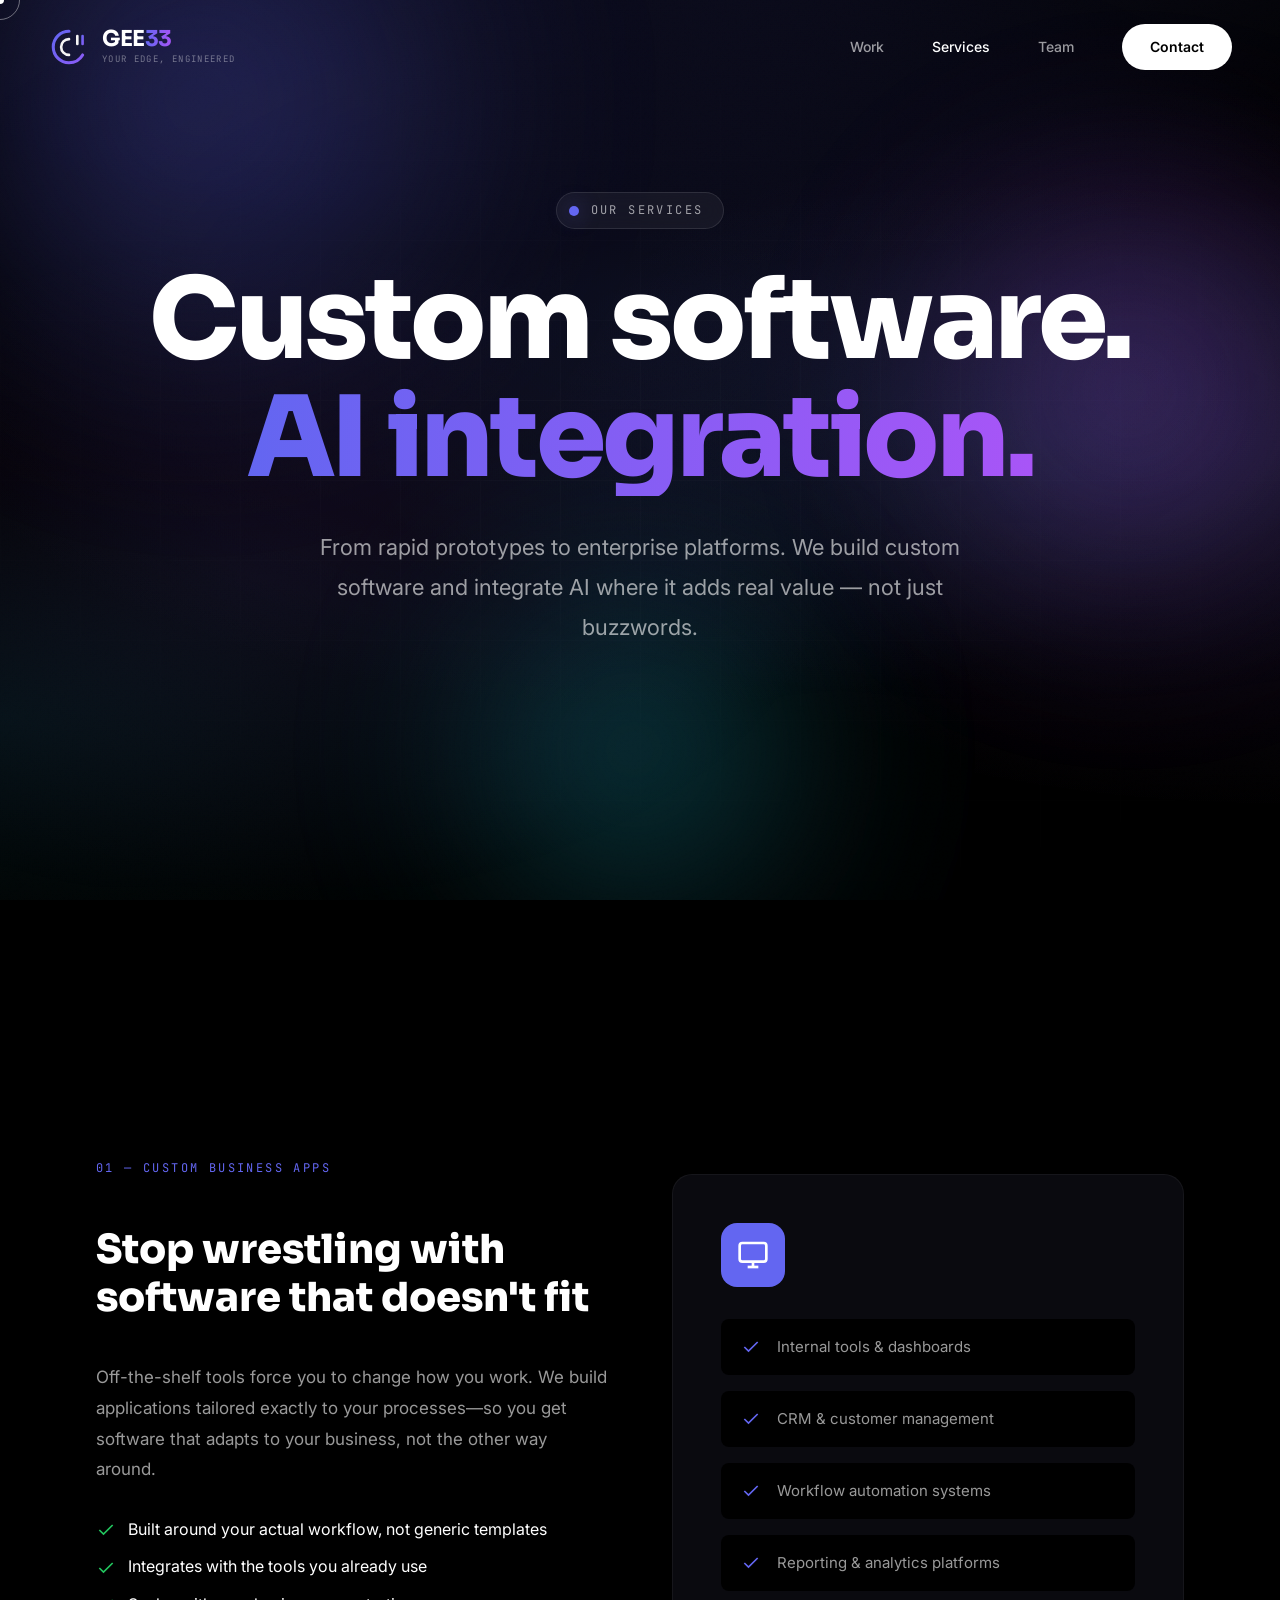
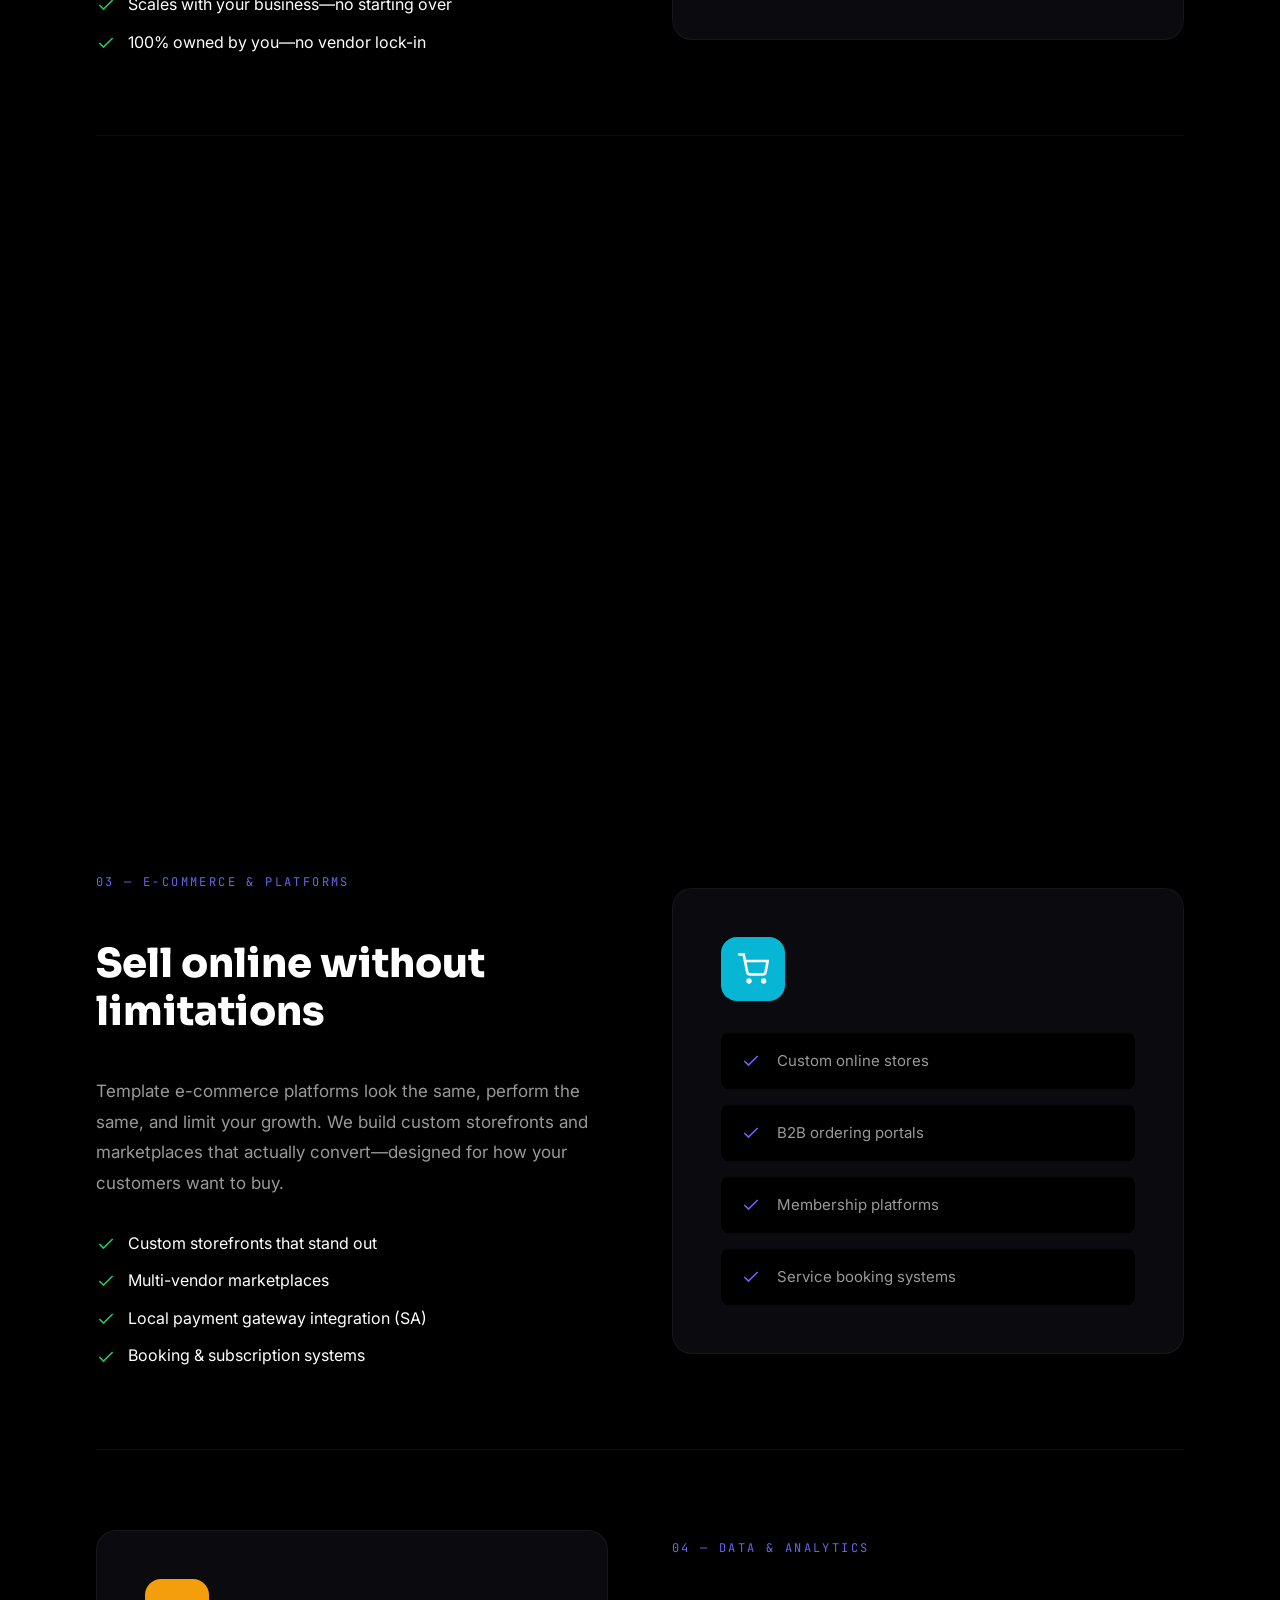
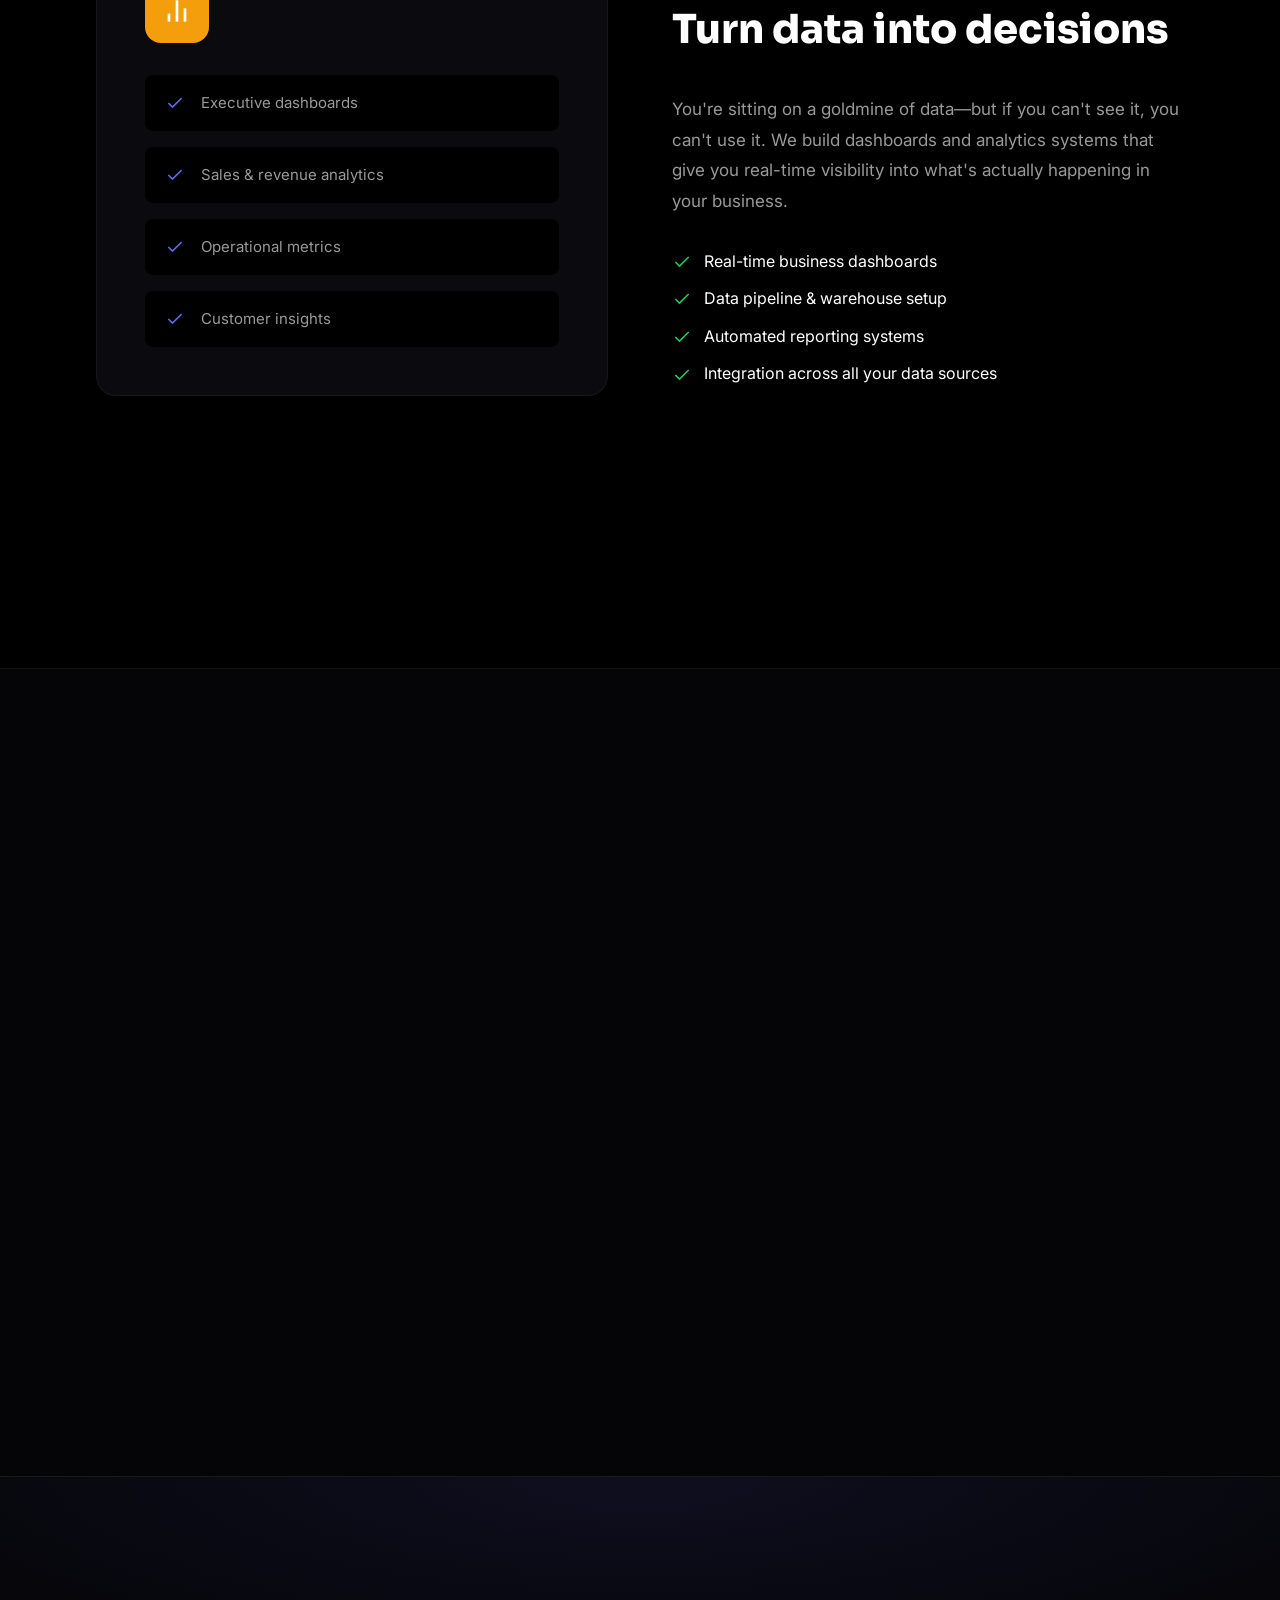
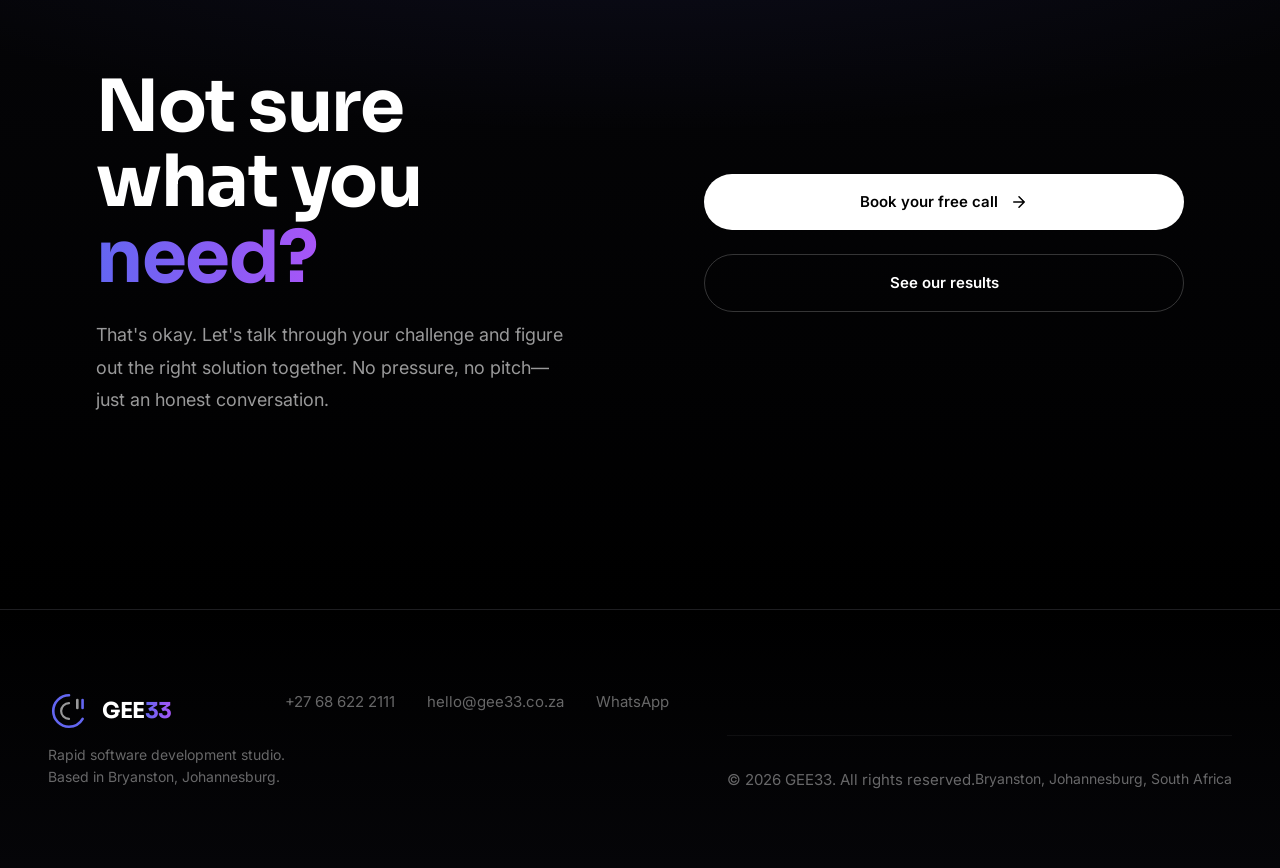
<file: services.html>
<!DOCTYPE html>
<html lang="en">
<head>
  <meta charset="UTF-8">
  <meta name="viewport" content="width=device-width, initial-scale=1.0">
  <meta name="description" content="GEE33 services: Custom software development, AI integration, business automation, and data platforms. Rapid delivery at affordable pricing. Johannesburg, South Africa.">
  <meta name="keywords" content="custom software development services, AI integration South Africa, business automation Johannesburg, rapid application development, affordable software development">
  <title>Services | GEE33 - Custom Software & AI Development</title>
  <link rel="icon" type="image/svg+xml" href="assets/favicon.svg">
  <link rel="preconnect" href="https://fonts.googleapis.com">
  <link rel="preconnect" href="https://fonts.gstatic.com" crossorigin>
  <link href="https://fonts.googleapis.com/css2?family=Sora:wght@400;500;600;700;800&family=Inter:wght@400;500;600;700&family=JetBrains+Mono:wght@400;500&display=swap" rel="stylesheet">
  <link rel="stylesheet" href="css/styles.css">
  <style>
    .service-detail {
      display: grid;
      grid-template-columns: 1fr 1fr;
      gap: 4rem;
      padding: 5rem 0;
      border-bottom: 1px solid var(--cream-05);
      align-items: center;
    }
    .service-detail:nth-child(even) {
      direction: rtl;
    }
    .service-detail:nth-child(even) > * {
      direction: ltr;
    }
    .service-detail:last-child {
      border-bottom: none;
    }
    .service-visual {
      background: var(--void-surface);
      border-radius: var(--radius-lg);
      border: 1px solid var(--cream-05);
      padding: 3rem;
      min-height: 400px;
      display: flex;
      flex-direction: column;
      justify-content: center;
    }
    .service-visual-icon {
      width: 64px;
      height: 64px;
      background: var(--accent);
      border-radius: 16px;
      display: flex;
      align-items: center;
      justify-content: center;
      margin-bottom: 2rem;
    }
    .service-visual-icon svg {
      width: 32px;
      height: 32px;
      color: white;
    }
    .service-visual-list {
      display: flex;
      flex-direction: column;
      gap: 1rem;
    }
    .service-visual-item {
      display: flex;
      align-items: center;
      gap: 1rem;
      padding: 1rem 1.25rem;
      background: var(--void);
      border-radius: var(--radius-sm);
      font-size: 0.9375rem;
      color: var(--cream-60);
    }
    .service-visual-item svg {
      width: 20px;
      height: 20px;
      color: var(--accent);
      flex-shrink: 0;
    }
    .service-content {
      display: flex;
      flex-direction: column;
      gap: 1.5rem;
    }
    .service-content .service-num {
      font-family: var(--font-mono);
      font-size: 0.75rem;
      color: var(--accent);
      text-transform: uppercase;
      letter-spacing: 0.2em;
    }
    .service-content .service-title {
      font-family: var(--font-display);
      font-size: 2.5rem;
      font-weight: 800;
      line-height: 1.2;
    }
    .service-content .service-desc {
      color: var(--cream-60);
      line-height: 1.8;
      font-size: 1.0625rem;
    }
    .service-benefits {
      display: flex;
      flex-direction: column;
      gap: 0.75rem;
      margin-top: 0.5rem;
    }
    .service-benefit {
      display: flex;
      align-items: flex-start;
      gap: 0.75rem;
      font-size: 1rem;
    }
    .service-benefit svg {
      width: 20px;
      height: 20px;
      color: #22c55e;
      flex-shrink: 0;
      margin-top: 0.2rem;
    }
    .tech-stack {
      margin-top: 5rem;
      padding: 4rem 0;
      border-top: 1px solid var(--cream-05);
    }
    .tech-grid {
      display: grid;
      grid-template-columns: repeat(6, 1fr);
      gap: 1.5rem;
      margin-top: 2rem;
    }
    .tech-item {
      display: flex;
      flex-direction: column;
      align-items: center;
      gap: 0.75rem;
      padding: 1.5rem;
      background: var(--void-surface);
      border-radius: var(--radius-md);
      border: 1px solid var(--cream-05);
      transition: all 0.3s ease;
    }
    .tech-item:hover {
      border-color: var(--cream-10);
      transform: translateY(-4px);
    }
    .tech-item svg {
      width: 40px;
      height: 40px;
      color: var(--cream-60);
    }
    .tech-item span {
      font-size: 0.8125rem;
      color: var(--cream-40);
    }
    @media (max-width: 1024px) {
      .tech-grid {
        grid-template-columns: repeat(4, 1fr);
      }
    }
    @media (max-width: 900px) {
      .service-detail {
        grid-template-columns: 1fr;
        gap: 2rem;
      }
      .service-detail:nth-child(even) {
        direction: ltr;
      }
      .service-content .service-title {
        font-size: 1.75rem;
      }
      .tech-grid {
        grid-template-columns: repeat(3, 1fr);
      }
    }
    @media (max-width: 600px) {
      .tech-grid {
        grid-template-columns: repeat(2, 1fr);
      }
    }
  </style>
</head>
<body>
  <!-- Custom Cursor -->
  <div class="cursor-ring" id="cursorRing"></div>
  <div class="cursor-dot" id="cursorDot"></div>

  <!-- Background -->
  <div class="bg-canvas">
    <div class="gradient-orb orb-1" id="orb1"></div>
    <div class="gradient-orb orb-2" id="orb2"></div>
    <div class="gradient-orb orb-3" id="orb3"></div>
  </div>
  <div class="grain"></div>
  <div class="grid-lines"></div>

  <!-- Navigation -->
  <nav class="nav" id="nav">
    <a href="index.html" class="logo">
      <svg class="logo-mark" viewBox="0 0 48 48" fill="none" xmlns="http://www.w3.org/2000/svg">
        <path d="M24 6C14.059 6 6 14.059 6 24s8.059 18 18 18c6.627 0 12.452-3.58 15.588-8.912" stroke="url(#logo-gradient-services)" stroke-width="3.5" stroke-linecap="round"/>
        <path d="M24 15c-4.97 0-9 4.03-9 9s4.03 9 9 9" stroke="#f5f5f5" stroke-width="3" stroke-linecap="round"/>
        <rect x="32" y="10" width="3" height="12" rx="1.5" fill="#f5f5f5"/>
        <rect x="38" y="10" width="3" height="12" rx="1.5" fill="url(#logo-gradient-services)"/>
        <defs>
          <linearGradient id="logo-gradient-services" x1="0%" y1="0%" x2="100%" y2="100%">
            <stop offset="0%" stop-color="#6366f1"/>
            <stop offset="100%" stop-color="#8b5cf6"/>
          </linearGradient>
        </defs>
      </svg>
      <div class="logo-text">
        <span class="logo-wordmark">GEE<span class="accent">33</span></span>
        <span class="logo-tagline">Your Edge, Engineered</span>
      </div>
    </a>
    <div class="nav-links">
      <a href="index.html#products" class="nav-link">Work</a>
      <a href="services.html" class="nav-link" style="color: var(--cream);">Services</a>
      <a href="about.html" class="nav-link">Team</a>
      <a href="contact.html" class="nav-cta">Contact</a>
    </div>
    <button class="nav-toggle" aria-label="Toggle menu">
      <span></span>
      <span></span>
      <span></span>
    </button>
  </nav>

  <!-- Main Content -->
  <main class="main">
    <!-- Page Hero -->
    <section class="hero" style="min-height: 60vh;">
      <div class="hero-content">
        <div class="hero-label">
          <span class="hero-label-dot"></span>
          <span class="hero-label-text">Our Services</span>
        </div>
        <h1 class="hero-headline">
          <span class="line"><span class="word">Custom software.</span></span>
          <span class="line"><span class="word"><span class="accent">AI integration.</span></span></span>
        </h1>
        <p class="hero-sub">
          From rapid prototypes to enterprise platforms. We build custom software and integrate AI where it adds real value — not just buzzwords.
        </p>
      </div>
    </section>

    <!-- Services Detail -->
    <section class="section">
      <div class="container">
        <!-- Service 1: Custom Business Apps -->
        <div class="service-detail reveal">
          <div class="service-content">
            <span class="service-num">01 — Custom Business Apps</span>
            <h2 class="service-title">Stop wrestling with software that doesn't fit</h2>
            <p class="service-desc">
              Off-the-shelf tools force you to change how you work. We build applications tailored exactly to your processes—so you get software that adapts to your business, not the other way around.
            </p>
            <div class="service-benefits">
              <div class="service-benefit">
                <svg viewBox="0 0 24 24" fill="none" stroke="currentColor" stroke-width="2"><polyline points="20 6 9 17 4 12"/></svg>
                <span>Built around your actual workflow, not generic templates</span>
              </div>
              <div class="service-benefit">
                <svg viewBox="0 0 24 24" fill="none" stroke="currentColor" stroke-width="2"><polyline points="20 6 9 17 4 12"/></svg>
                <span>Integrates with the tools you already use</span>
              </div>
              <div class="service-benefit">
                <svg viewBox="0 0 24 24" fill="none" stroke="currentColor" stroke-width="2"><polyline points="20 6 9 17 4 12"/></svg>
                <span>Scales with your business—no starting over</span>
              </div>
              <div class="service-benefit">
                <svg viewBox="0 0 24 24" fill="none" stroke="currentColor" stroke-width="2"><polyline points="20 6 9 17 4 12"/></svg>
                <span>100% owned by you—no vendor lock-in</span>
              </div>
            </div>
          </div>
          <div class="service-visual">
            <div class="service-visual-icon">
              <svg viewBox="0 0 24 24" fill="none" stroke="currentColor" stroke-width="2">
                <rect x="2" y="3" width="20" height="14" rx="2" ry="2"/>
                <line x1="8" y1="21" x2="16" y2="21"/>
                <line x1="12" y1="17" x2="12" y2="21"/>
              </svg>
            </div>
            <div class="service-visual-list">
              <div class="service-visual-item">
                <svg viewBox="0 0 24 24" fill="none" stroke="currentColor" stroke-width="2"><polyline points="20 6 9 17 4 12"/></svg>
                Internal tools & dashboards
              </div>
              <div class="service-visual-item">
                <svg viewBox="0 0 24 24" fill="none" stroke="currentColor" stroke-width="2"><polyline points="20 6 9 17 4 12"/></svg>
                CRM & customer management
              </div>
              <div class="service-visual-item">
                <svg viewBox="0 0 24 24" fill="none" stroke="currentColor" stroke-width="2"><polyline points="20 6 9 17 4 12"/></svg>
                Workflow automation systems
              </div>
              <div class="service-visual-item">
                <svg viewBox="0 0 24 24" fill="none" stroke="currentColor" stroke-width="2"><polyline points="20 6 9 17 4 12"/></svg>
                Reporting & analytics platforms
              </div>
            </div>
          </div>
        </div>

        <!-- Service 2: AI & Automation -->
        <div class="service-detail reveal">
          <div class="service-content">
            <span class="service-num">02 — AI & Automation</span>
            <h2 class="service-title">Put repetitive tasks on autopilot</h2>
            <p class="service-desc">
              Your team shouldn't spend hours on tasks a machine can do in seconds. We implement AI and automation that handles the busywork—so your people can focus on what actually moves the needle.
            </p>
            <div class="service-benefits">
              <div class="service-benefit">
                <svg viewBox="0 0 24 24" fill="none" stroke="currentColor" stroke-width="2"><polyline points="20 6 9 17 4 12"/></svg>
                <span>Intelligent document processing & extraction</span>
              </div>
              <div class="service-benefit">
                <svg viewBox="0 0 24 24" fill="none" stroke="currentColor" stroke-width="2"><polyline points="20 6 9 17 4 12"/></svg>
                <span>Predictive analytics for smarter decisions</span>
              </div>
              <div class="service-benefit">
                <svg viewBox="0 0 24 24" fill="none" stroke="currentColor" stroke-width="2"><polyline points="20 6 9 17 4 12"/></svg>
                <span>Chatbots & customer service automation</span>
              </div>
              <div class="service-benefit">
                <svg viewBox="0 0 24 24" fill="none" stroke="currentColor" stroke-width="2"><polyline points="20 6 9 17 4 12"/></svg>
                <span>Custom AI models trained on your data</span>
              </div>
            </div>
          </div>
          <div class="service-visual">
            <div class="service-visual-icon" style="background: #7c3aed;">
              <svg viewBox="0 0 24 24" fill="none" stroke="currentColor" stroke-width="2">
                <path d="M12 2a2 2 0 0 1 2 2c0 .74-.4 1.39-1 1.73V7h1a7 7 0 0 1 7 7h1a1 1 0 0 1 1 1v3a1 1 0 0 1-1 1h-1v1a2 2 0 0 1-2 2H5a2 2 0 0 1-2-2v-1H2a1 1 0 0 1-1-1v-3a1 1 0 0 1 1-1h1a7 7 0 0 1 7-7h1V5.73c-.6-.34-1-.99-1-1.73a2 2 0 0 1 2-2z"/>
                <circle cx="7.5" cy="14.5" r="1.5"/>
                <circle cx="16.5" cy="14.5" r="1.5"/>
              </svg>
            </div>
            <div class="service-visual-list">
              <div class="service-visual-item">
                <svg viewBox="0 0 24 24" fill="none" stroke="currentColor" stroke-width="2"><polyline points="20 6 9 17 4 12"/></svg>
                Invoice & receipt processing
              </div>
              <div class="service-visual-item">
                <svg viewBox="0 0 24 24" fill="none" stroke="currentColor" stroke-width="2"><polyline points="20 6 9 17 4 12"/></svg>
                Demand forecasting
              </div>
              <div class="service-visual-item">
                <svg viewBox="0 0 24 24" fill="none" stroke="currentColor" stroke-width="2"><polyline points="20 6 9 17 4 12"/></svg>
                Automated customer support
              </div>
              <div class="service-visual-item">
                <svg viewBox="0 0 24 24" fill="none" stroke="currentColor" stroke-width="2"><polyline points="20 6 9 17 4 12"/></svg>
                Content & media analysis
              </div>
            </div>
          </div>
        </div>

        <!-- Service 3: E-commerce & Platforms -->
        <div class="service-detail reveal">
          <div class="service-content">
            <span class="service-num">03 — E-commerce & Platforms</span>
            <h2 class="service-title">Sell online without limitations</h2>
            <p class="service-desc">
              Template e-commerce platforms look the same, perform the same, and limit your growth. We build custom storefronts and marketplaces that actually convert—designed for how your customers want to buy.
            </p>
            <div class="service-benefits">
              <div class="service-benefit">
                <svg viewBox="0 0 24 24" fill="none" stroke="currentColor" stroke-width="2"><polyline points="20 6 9 17 4 12"/></svg>
                <span>Custom storefronts that stand out</span>
              </div>
              <div class="service-benefit">
                <svg viewBox="0 0 24 24" fill="none" stroke="currentColor" stroke-width="2"><polyline points="20 6 9 17 4 12"/></svg>
                <span>Multi-vendor marketplaces</span>
              </div>
              <div class="service-benefit">
                <svg viewBox="0 0 24 24" fill="none" stroke="currentColor" stroke-width="2"><polyline points="20 6 9 17 4 12"/></svg>
                <span>Local payment gateway integration (SA)</span>
              </div>
              <div class="service-benefit">
                <svg viewBox="0 0 24 24" fill="none" stroke="currentColor" stroke-width="2"><polyline points="20 6 9 17 4 12"/></svg>
                <span>Booking & subscription systems</span>
              </div>
            </div>
          </div>
          <div class="service-visual">
            <div class="service-visual-icon" style="background: #06b6d4;">
              <svg viewBox="0 0 24 24" fill="none" stroke="currentColor" stroke-width="2">
                <circle cx="9" cy="21" r="1"/>
                <circle cx="20" cy="21" r="1"/>
                <path d="M1 1h4l2.68 13.39a2 2 0 0 0 2 1.61h9.72a2 2 0 0 0 2-1.61L23 6H6"/>
              </svg>
            </div>
            <div class="service-visual-list">
              <div class="service-visual-item">
                <svg viewBox="0 0 24 24" fill="none" stroke="currentColor" stroke-width="2"><polyline points="20 6 9 17 4 12"/></svg>
                Custom online stores
              </div>
              <div class="service-visual-item">
                <svg viewBox="0 0 24 24" fill="none" stroke="currentColor" stroke-width="2"><polyline points="20 6 9 17 4 12"/></svg>
                B2B ordering portals
              </div>
              <div class="service-visual-item">
                <svg viewBox="0 0 24 24" fill="none" stroke="currentColor" stroke-width="2"><polyline points="20 6 9 17 4 12"/></svg>
                Membership platforms
              </div>
              <div class="service-visual-item">
                <svg viewBox="0 0 24 24" fill="none" stroke="currentColor" stroke-width="2"><polyline points="20 6 9 17 4 12"/></svg>
                Service booking systems
              </div>
            </div>
          </div>
        </div>

        <!-- Service 4: Data & Analytics -->
        <div class="service-detail reveal">
          <div class="service-content">
            <span class="service-num">04 — Data & Analytics</span>
            <h2 class="service-title">Turn data into decisions</h2>
            <p class="service-desc">
              You're sitting on a goldmine of data—but if you can't see it, you can't use it. We build dashboards and analytics systems that give you real-time visibility into what's actually happening in your business.
            </p>
            <div class="service-benefits">
              <div class="service-benefit">
                <svg viewBox="0 0 24 24" fill="none" stroke="currentColor" stroke-width="2"><polyline points="20 6 9 17 4 12"/></svg>
                <span>Real-time business dashboards</span>
              </div>
              <div class="service-benefit">
                <svg viewBox="0 0 24 24" fill="none" stroke="currentColor" stroke-width="2"><polyline points="20 6 9 17 4 12"/></svg>
                <span>Data pipeline & warehouse setup</span>
              </div>
              <div class="service-benefit">
                <svg viewBox="0 0 24 24" fill="none" stroke="currentColor" stroke-width="2"><polyline points="20 6 9 17 4 12"/></svg>
                <span>Automated reporting systems</span>
              </div>
              <div class="service-benefit">
                <svg viewBox="0 0 24 24" fill="none" stroke="currentColor" stroke-width="2"><polyline points="20 6 9 17 4 12"/></svg>
                <span>Integration across all your data sources</span>
              </div>
            </div>
          </div>
          <div class="service-visual">
            <div class="service-visual-icon" style="background: #f59e0b;">
              <svg viewBox="0 0 24 24" fill="none" stroke="currentColor" stroke-width="2">
                <line x1="18" y1="20" x2="18" y2="10"/>
                <line x1="12" y1="20" x2="12" y2="4"/>
                <line x1="6" y1="20" x2="6" y2="14"/>
              </svg>
            </div>
            <div class="service-visual-list">
              <div class="service-visual-item">
                <svg viewBox="0 0 24 24" fill="none" stroke="currentColor" stroke-width="2"><polyline points="20 6 9 17 4 12"/></svg>
                Executive dashboards
              </div>
              <div class="service-visual-item">
                <svg viewBox="0 0 24 24" fill="none" stroke="currentColor" stroke-width="2"><polyline points="20 6 9 17 4 12"/></svg>
                Sales & revenue analytics
              </div>
              <div class="service-visual-item">
                <svg viewBox="0 0 24 24" fill="none" stroke="currentColor" stroke-width="2"><polyline points="20 6 9 17 4 12"/></svg>
                Operational metrics
              </div>
              <div class="service-visual-item">
                <svg viewBox="0 0 24 24" fill="none" stroke="currentColor" stroke-width="2"><polyline points="20 6 9 17 4 12"/></svg>
                Customer insights
              </div>
            </div>
          </div>
        </div>
      </div>
    </section>

    <!-- Process Section -->
    <section class="section" style="background: var(--void-up); border-top: 1px solid var(--cream-05);">
      <div class="container">
        <div class="reveal">
          <span class="section-label">How We Work</span>
          <h2 class="section-title">Simple, transparent, no BS</h2>
        </div>
        <div class="process-steps">
          <div class="process-step reveal">
            <div class="process-num">1</div>
            <h3 class="process-title">Discovery Call</h3>
            <p class="process-desc">30 minutes to understand your challenge. You'll have a proposal within 48 hours—not 48 meetings.</p>
          </div>
          <div class="process-step reveal">
            <div class="process-num">2</div>
            <h3 class="process-title">Fixed Quote</h3>
            <p class="process-desc">Clear scope, timeline, and price. You approve, we start. No hidden costs, no scope creep.</p>
          </div>
          <div class="process-step reveal">
            <div class="process-num">3</div>
            <h3 class="process-title">Weekly Updates</h3>
            <p class="process-desc">Real demos, not slide decks. You see working software every week and can course-correct in real time.</p>
          </div>
          <div class="process-step reveal">
            <div class="process-num">4</div>
            <h3 class="process-title">Launch & Support</h3>
            <p class="process-desc">We deploy, you go live. 30 days of support included. Your IP, fully owned.</p>
          </div>
        </div>
      </div>
    </section>

    <!-- CTA Section -->
    <section class="section contact">
      <div class="container">
        <div class="contact-grid">
          <div class="reveal">
            <h2 class="contact-headline">Not sure what you <span class="accent">need?</span></h2>
            <p class="contact-sub">That's okay. Let's talk through your challenge and figure out the right solution together. No pressure, no pitch—just an honest conversation.</p>
          </div>
          <div class="reveal" style="display: flex; flex-direction: column; justify-content: center; gap: 1.5rem;">
            <a href="contact.html" class="btn btn-primary" style="justify-content: center;">
              Book your free call
              <svg viewBox="0 0 24 24" fill="none" stroke="currentColor" stroke-width="2" stroke-linecap="round" stroke-linejoin="round">
                <path d="M5 12h14M12 5l7 7-7 7"/>
              </svg>
            </a>
            <a href="results.html" class="btn btn-outline" style="justify-content: center;">
              See our results
            </a>
          </div>
        </div>
      </div>
    </section>
  </main>

  <!-- Footer -->
  <footer class="footer">
    <div class="footer-main">
      <div class="footer-brand">
        <a href="index.html" class="logo">
          <svg class="logo-mark" viewBox="0 0 48 48" fill="none" xmlns="http://www.w3.org/2000/svg" width="32" height="32">
            <path d="M24 6C14.059 6 6 14.059 6 24s8.059 18 18 18c6.627 0 12.452-3.58 15.588-8.912" stroke="var(--accent)" stroke-width="3" stroke-linecap="round"/>
            <path d="M24 15c-4.97 0-9 4.03-9 9s4.03 9 9 9" stroke="var(--cream-60)" stroke-width="2.5" stroke-linecap="round"/>
            <rect x="32" y="10" width="3" height="12" rx="1.5" fill="var(--cream-60)"/>
            <rect x="38" y="10" width="3" height="12" rx="1.5" fill="var(--accent)"/>
          </svg>
          <span class="logo-wordmark">GEE<span class="accent">33</span></span>
        </a>
        <p class="footer-tagline">Rapid software development studio.<br>Based in Bryanston, Johannesburg.</p>
      </div>
      <div class="footer-contact">
        <a href="tel:+27686222111" class="footer-link">+27 68 622 2111</a>
        <a href="mailto:hello@gee33.co.za" class="footer-link">hello@gee33.co.za</a>
        <a href="https://wa.me/27686222111" class="footer-link" target="_blank" rel="noopener">WhatsApp</a>
      </div>
    </div>
    <div class="footer-bottom">
      <p class="footer-copy">© 2026 GEE33. All rights reserved.</p>
      <p class="footer-location">Bryanston, Johannesburg, South Africa</p>
    </div>
  </footer>

  <script src="js/main.js"></script>
</body>
</html>
</file>
<file: css/styles.css>
/**
 * GEE33 Website Styles
 * Your Edge, Engineered.
 */

/* ============================================================================
   CSS VARIABLES
   ============================================================================ */
:root {
  /* Colors - Premium dark palette */
  --void: #000000;
  --void-up: #050508;
  --void-surface: #0a0a0f;
  --cream: #ffffff;
  --cream-90: rgba(255, 255, 255, 0.9);
  --cream-60: rgba(255, 255, 255, 0.6);
  --cream-40: rgba(255, 255, 255, 0.4);
  --cream-20: rgba(255, 255, 255, 0.2);
  --cream-10: rgba(255, 255, 255, 0.1);
  --cream-05: rgba(255, 255, 255, 0.05);
  --accent: #6366f1;
  --accent-light: #818cf8;
  --accent-dark: #4f46e5;
  --accent-glow: rgba(99, 102, 241, 0.5);
  --accent-subtle: rgba(99, 102, 241, 0.1);
  --violet: #a855f7;
  --cyan: #22d3ee;
  --emerald: #34d399;
  --gradient-primary: linear-gradient(135deg, #6366f1 0%, #a855f7 50%, #22d3ee 100%);
  --gradient-text: linear-gradient(90deg, #6366f1, #a855f7, #22d3ee);
  
  /* Typography - Sora + Inter for cleaner look */
  --font-display: 'Sora', 'Space Grotesk', -apple-system, BlinkMacSystemFont, sans-serif;
  --font-body: 'Inter', -apple-system, BlinkMacSystemFont, sans-serif;
  --font-mono: 'JetBrains Mono', 'Fira Code', monospace;
  
  /* Spacing */
  --space-xs: 0.5rem;
  --space-sm: 1rem;
  --space-md: 1.5rem;
  --space-lg: 2rem;
  --space-xl: 3rem;
  --space-2xl: 5rem;
  --space-3xl: 8rem;
  --space-4xl: 12rem;
  
  /* Transitions */
  --ease-out-expo: cubic-bezier(0.16, 1, 0.3, 1);
  --ease-out-quint: cubic-bezier(0.22, 1, 0.36, 1);
  --ease-in-out: cubic-bezier(0.4, 0, 0.2, 1);
  --ease-spring: cubic-bezier(0.34, 1.56, 0.64, 1);
  --ease-elastic: cubic-bezier(0.68, -0.55, 0.265, 1.55);
  
  /* Borders */
  --radius-sm: 8px;
  --radius-md: 12px;
  --radius-lg: 20px;
  --radius-xl: 32px;
  --radius-full: 100px;
}

/* ============================================================================
   RESET & BASE
   ============================================================================ */
*, *::before, *::after {
  margin: 0;
  padding: 0;
  box-sizing: border-box;
}

html {
  font-size: 16px;
  background: var(--void);
  scroll-behavior: smooth;
  -webkit-text-size-adjust: 100%;
}

body {
  font-family: var(--font-body);
  font-weight: 400;
  background: var(--void);
  color: var(--cream);
  overflow-x: hidden;
  -webkit-font-smoothing: antialiased;
  -moz-osx-font-smoothing: grayscale;
  line-height: 1.6;
}

::selection {
  background: var(--accent);
  color: white;
}

img, video {
  max-width: 100%;
  height: auto;
  display: block;
}

a {
  color: inherit;
  text-decoration: none;
}

button {
  font-family: inherit;
  cursor: pointer;
  border: none;
  background: none;
}

ul, ol {
  list-style: none;
}

/* ============================================================================
   CUSTOM CURSOR
   ============================================================================ */
.cursor-ring {
  position: fixed;
  width: 40px;
  height: 40px;
  border: 1.5px solid var(--cream-40);
  border-radius: 50%;
  pointer-events: none;
  z-index: 9999;
  transform: translate(-50%, -50%);
  transition: 
    width 0.4s var(--ease-out-expo),
    height 0.4s var(--ease-out-expo),
    border-color 0.3s ease,
    background 0.3s ease;
}

.cursor-ring.hovering {
  width: 80px;
  height: 80px;
  border-color: var(--accent);
  background: var(--accent-subtle);
}

.cursor-dot {
  position: fixed;
  width: 8px;
  height: 8px;
  background: var(--cream);
  border-radius: 50%;
  pointer-events: none;
  z-index: 9999;
  transform: translate(-50%, -50%);
  transition: transform 0.15s ease;
}

.cursor-ring.hovering + .cursor-dot {
  transform: translate(-50%, -50%) scale(0);
}

/* ============================================================================
   BACKGROUND EFFECTS - DYNAMIC MESH
   ============================================================================ */
.bg-canvas {
  position: fixed;
  inset: 0;
  z-index: 0;
  overflow: hidden;
  pointer-events: none;
  background: 
    radial-gradient(ellipse 80% 50% at 50% -20%, rgba(99, 102, 241, 0.15), transparent),
    radial-gradient(ellipse 60% 40% at 100% 50%, rgba(168, 85, 247, 0.1), transparent),
    radial-gradient(ellipse 50% 30% at 0% 80%, rgba(34, 211, 238, 0.08), transparent);
}

.gradient-orb {
  position: absolute;
  border-radius: 50%;
  filter: blur(100px);
  opacity: 0.4;
  will-change: transform;
  animation: float 20s ease-in-out infinite;
}

.orb-1 {
  width: 800px;
  height: 800px;
  background: radial-gradient(circle, var(--accent) 0%, transparent 60%);
  top: -300px;
  left: -200px;
  animation-delay: 0s;
}

.orb-2 {
  width: 600px;
  height: 600px;
  background: radial-gradient(circle, var(--violet) 0%, transparent 60%);
  top: 30%;
  right: -150px;
  animation-delay: -7s;
}

.orb-3 {
  width: 500px;
  height: 500px;
  background: radial-gradient(circle, var(--cyan) 0%, transparent 60%);
  bottom: -100px;
  left: 30%;
  animation-delay: -14s;
}

@keyframes float {
  0%, 100% { transform: translate(0, 0) scale(1); }
  25% { transform: translate(30px, -30px) scale(1.05); }
  50% { transform: translate(-20px, 20px) scale(0.95); }
  75% { transform: translate(20px, 30px) scale(1.02); }
}

.grain {
  position: fixed;
  inset: 0;
  z-index: 1;
  pointer-events: none;
  opacity: 0.03;
  background-image: url("data:image/svg+xml,%3Csvg viewBox='0 0 512 512' xmlns='http://www.w3.org/2000/svg'%3E%3Cfilter id='n'%3E%3CfeTurbulence type='fractalNoise' baseFrequency='0.7' numOctaves='4' stitchTiles='stitch'/%3E%3C/filter%3E%3Crect width='100%25' height='100%25' filter='url(%23n)'/%3E%3C/svg%3E");
  mix-blend-mode: overlay;
}

.grid-lines {
  position: fixed;
  inset: 0;
  z-index: 1;
  pointer-events: none;
  opacity: 0.02;
  background-image: 
    linear-gradient(var(--cream) 1px, transparent 1px),
    linear-gradient(90deg, var(--cream) 1px, transparent 1px);
  background-size: 80px 80px;
  -webkit-mask-image: radial-gradient(ellipse 80% 60% at 50% 50%, black, transparent);
  mask-image: radial-gradient(ellipse 80% 60% at 50% 50%, black, transparent);
}

/* ============================================================================
   LAYOUT
   ============================================================================ */
.main {
  position: relative;
  z-index: 2;
}

.container {
  max-width: 1400px;
  margin: 0 auto;
  padding: 0 var(--space-xl);
}

.section {
  padding: var(--space-4xl) var(--space-xl);
  position: relative;
}

/* ============================================================================
   NAVIGATION
   ============================================================================ */
.nav {
  position: fixed;
  top: 0;
  left: 0;
  right: 0;
  z-index: 100;
  padding: var(--space-md) var(--space-xl);
  display: flex;
  justify-content: space-between;
  align-items: center;
  transition: all 0.4s ease;
}

.nav.scrolled {
  padding: var(--space-sm) var(--space-xl);
  background: rgba(0, 0, 0, 0.9);
  -webkit-backdrop-filter: blur(20px);
  backdrop-filter: blur(20px);
  border-bottom: 1px solid var(--cream-10);
}

.logo {
  display: flex;
  align-items: center;
  gap: 0.75rem;
}

.logo-mark {
  width: 42px;
  height: 42px;
  transition: transform 0.3s var(--ease-out-expo);
}

.logo:hover .logo-mark {
  transform: scale(1.05);
}

.logo-text {
  display: flex;
  flex-direction: column;
}

.logo-wordmark {
  font-family: var(--font-display);
  font-size: 1.375rem;
  font-weight: 700;
  letter-spacing: -0.02em;
  line-height: 1;
}

.logo-wordmark .accent {
  background: linear-gradient(90deg, var(--accent), var(--violet));
  -webkit-background-clip: text;
  -webkit-text-fill-color: transparent;
  background-clip: text;
}

.logo-tagline {
  font-family: var(--font-mono);
  font-size: 0.5625rem;
  color: var(--cream-40);
  text-transform: uppercase;
  letter-spacing: 0.15em;
  margin-top: 2px;
}

.nav-links {
  display: flex;
  align-items: center;
  gap: var(--space-xl);
}

.nav-link {
  font-size: 0.875rem;
  font-weight: 500;
  color: var(--cream-60);
  transition: color 0.3s ease;
}

.nav-link:hover {
  color: var(--cream);
}

.nav-cta {
  padding: 0.75rem 1.75rem;
  background: var(--cream);
  color: var(--void);
  font-size: 0.875rem;
  font-weight: 600;
  border-radius: var(--radius-full);
  transition: all 0.3s var(--ease-out-expo);
}

.nav-cta:hover {
  background: var(--accent);
  color: white;
  transform: scale(1.05);
  box-shadow: 0 10px 25px -10px var(--accent-glow);
}

/* Mobile Nav */
.nav-toggle {
  display: none;
  flex-direction: column;
  gap: 5px;
  padding: 10px;
  cursor: pointer;
}

.nav-toggle span {
  width: 24px;
  height: 2px;
  background: var(--cream);
  transition: all 0.3s ease;
}

/* ============================================================================
   HERO SECTION - DYNAMIC & IMMERSIVE
   ============================================================================ */
.hero {
  min-height: 100vh;
  display: flex;
  flex-direction: column;
  justify-content: center;
  align-items: center;
  padding: var(--space-4xl) var(--space-xl);
  position: relative;
  text-align: center;
  overflow: hidden;
}

.hero::before {
  content: '';
  position: absolute;
  top: 50%;
  left: 50%;
  width: 150%;
  height: 150%;
  transform: translate(-50%, -50%);
  background: 
    radial-gradient(ellipse 40% 30% at 50% 40%, rgba(99, 102, 241, 0.12), transparent),
    radial-gradient(ellipse 30% 25% at 30% 60%, rgba(168, 85, 247, 0.08), transparent),
    radial-gradient(ellipse 35% 20% at 70% 50%, rgba(34, 211, 238, 0.06), transparent);
  pointer-events: none;
  animation: heroGlow 10s ease-in-out infinite alternate;
}

@keyframes heroGlow {
  0% { opacity: 1; transform: translate(-50%, -50%) scale(1); }
  100% { opacity: 0.7; transform: translate(-50%, -50%) scale(1.1); }
}

.hero-content {
  max-width: 1200px;
  position: relative;
  z-index: 2;
}

.hero-label {
  display: inline-flex;
  align-items: center;
  gap: 0.75rem;
  margin-bottom: var(--space-lg);
  padding: 0.5rem 1.25rem 0.5rem 0.75rem;
  background: var(--cream-05);
  border: 1px solid var(--cream-10);
  border-radius: var(--radius-full);
  -webkit-backdrop-filter: blur(10px);
  backdrop-filter: blur(10px);
}

.hero-label-dot {
  width: 10px;
  height: 10px;
  background: var(--accent);
  border-radius: 50%;
  animation: pulse 2s ease-in-out infinite;
  box-shadow: 0 0 20px var(--accent-glow);
}

@keyframes pulse {
  0%, 100% {
    opacity: 1;
    box-shadow: 0 0 10px var(--accent-glow);
  }
  50% {
    opacity: 0.8;
    box-shadow: 0 0 25px var(--accent-glow), 0 0 50px var(--accent-glow);
  }
}

.hero-label-text {
  font-family: var(--font-mono);
  font-size: 0.75rem;
  color: var(--cream-60);
  text-transform: uppercase;
  letter-spacing: 0.2em;
}

.hero-headline {
  font-family: var(--font-display);
  font-size: clamp(3rem, 10vw, 7rem);
  font-weight: 800;
  line-height: 1.05;
  letter-spacing: -0.03em;
  margin-bottom: var(--space-lg);
}

.hero-headline .line {
  display: block;
  overflow: hidden;
}

.hero-headline .word {
  display: inline-block;
  transform: translateY(120%);
  animation: slideUp 1s var(--ease-out-expo) forwards;
}

.hero-headline .line:nth-child(2) .word {
  animation-delay: 0.15s;
}

.hero-headline .line:nth-child(3) .word {
  animation-delay: 0.3s;
}

@keyframes slideUp {
  to {
    transform: translateY(0);
  }
}

.hero-sub {
  font-size: clamp(1.125rem, 2vw, 1.375rem);
  color: var(--cream-60);
  max-width: 650px;
  margin: 0 auto var(--space-xl);
  line-height: 1.8;
}

.hero-ctas {
  display: flex;
  gap: 1.25rem;
  align-items: center;
  justify-content: center;
  flex-wrap: wrap;
}

/* Hero CTA Buttons */
.hero-ctas .btn-primary {
  background: var(--cream);
  color: var(--void);
  font-weight: 600;
  border: none;
}

.hero-ctas .btn-primary:hover {
  background: var(--accent);
  color: white;
  transform: translateY(-3px);
  box-shadow: 0 15px 40px -10px var(--accent-glow);
}

/* Scroll Indicator */
.scroll-cue {
  position: absolute;
  bottom: var(--space-xl);
  left: var(--space-xl);
  display: flex;
  align-items: center;
  gap: 1.25rem;
}

.scroll-line {
  width: 1px;
  height: 100px;
  background: var(--cream-20);
  position: relative;
  overflow: hidden;
}

.scroll-line::after {
  content: '';
  position: absolute;
  top: -50%;
  left: 0;
  width: 100%;
  height: 50%;
  background: linear-gradient(to bottom, transparent, var(--accent));
  animation: scrollLine 2.5s ease-in-out infinite;
}

@keyframes scrollLine {
  0% { top: -50%; }
  50% { top: 100%; }
  100% { top: -50%; }
}

.scroll-text {
  font-family: var(--font-mono);
  font-size: 0.6875rem;
  color: var(--cream-40);
  text-transform: uppercase;
  letter-spacing: 0.2em;
  writing-mode: vertical-rl;
}

/* ============================================================================
   BUTTONS - PREMIUM STYLING
   ============================================================================ */
.btn {
  display: inline-flex;
  align-items: center;
  justify-content: center;
  gap: 0.75rem;
  padding: 1rem 2rem;
  font-size: 0.9375rem;
  font-weight: 600;
  font-family: var(--font-body);
  border-radius: var(--radius-full);
  transition: all 0.4s var(--ease-out-expo);
  cursor: pointer;
  border: none;
  position: relative;
  overflow: hidden;
}

.btn svg {
  width: 18px;
  height: 18px;
  transition: transform 0.3s var(--ease-out-expo);
}

.btn-primary {
  background: var(--cream);
  color: var(--void);
}

.btn-primary:hover {
  transform: translateY(-3px);
  box-shadow: 
    0 10px 30px -10px rgba(255, 255, 255, 0.3),
    0 20px 50px -20px var(--accent-glow);
}

.btn-primary:hover svg {
  transform: translateX(4px);
}

/* Gradient border button */
.btn-gradient {
  background: transparent;
  color: var(--cream);
  padding: 1rem 2rem;
  position: relative;
  border: 2px solid transparent;
  background-image: linear-gradient(var(--void), var(--void)), var(--gradient-primary);
  background-origin: border-box;
  background-clip: padding-box, border-box;
}

.btn-gradient:hover {
  background-image: linear-gradient(var(--accent-subtle), var(--accent-subtle)), var(--gradient-primary);
  transform: translateY(-3px);
  box-shadow: 0 20px 40px -20px var(--accent-glow);
}

.btn-ghost {
  background: transparent;
  color: var(--cream-60);
  padding: 1rem 0;
}

.btn-ghost:hover {
  color: var(--cream);
}

.btn-ghost:hover svg {
  transform: translateX(4px);
}

.btn-outline {
  background: transparent;
  color: var(--cream);
  border: 1px solid var(--cream-20);
}

.btn-outline:hover {
  border-color: var(--accent);
  color: var(--accent);
  background: var(--accent-subtle);
  transform: translateY(-2px);
}

/* ============================================================================
   SECTION HEADERS
   ============================================================================ */
.section-label {
  font-family: var(--font-mono);
  font-size: 0.6875rem;
  color: var(--accent);
  text-transform: uppercase;
  letter-spacing: 0.25em;
  margin-bottom: var(--space-md);
  display: inline-flex;
  align-items: center;
  gap: 0.75rem;
}

.section-label::before {
  content: '';
  width: 24px;
  height: 1px;
  background: linear-gradient(90deg, transparent, var(--accent));
}

.section-title {
  font-family: var(--font-display);
  font-size: clamp(2.25rem, 5vw, 4rem);
  font-weight: 700;
  line-height: 1.15;
  letter-spacing: -0.02em;
  max-width: 900px;
  margin-bottom: var(--space-2xl);
}

.section-title .accent {
  display: inline;
}

/* ============================================================================
   REVEAL ANIMATION
   ============================================================================ */
.reveal {
  opacity: 0;
  transform: translateY(60px);
  transition: all 1s var(--ease-out-expo);
}

.reveal.visible {
  opacity: 1;
  transform: translateY(0);
}

/* ============================================================================
   WHY SECTION (DIFFERENTIATORS)
   ============================================================================ */
.why-grid {
  display: grid;
  grid-template-columns: repeat(3, 1fr);
  gap: var(--space-lg);
  margin-top: var(--space-2xl);
}

.why-card {
  padding: var(--space-xl);
  background: linear-gradient(135deg, var(--void-surface) 0%, var(--void) 100%);
  border: 1px solid var(--cream-10);
  border-radius: var(--radius-xl);
  transition: all 0.4s var(--ease-out-expo);
  position: relative;
  overflow: hidden;
}

.why-card::before {
  content: '';
  position: absolute;
  top: 0;
  left: 0;
  right: 0;
  height: 3px;
  background: var(--gradient-primary);
  transform: scaleX(0);
  transform-origin: left;
  transition: transform 0.5s var(--ease-out-expo);
}

.why-card:hover {
  border-color: var(--cream-20);
  transform: translateY(-4px);
  box-shadow: 0 20px 40px -20px rgba(0, 0, 0, 0.3);
}

.why-card:hover::before {
  transform: scaleX(1);
}

.why-card:hover {
  border-color: var(--cream-10);
  transform: translateY(-8px);
}

.why-icon {
  width: 56px;
  height: 56px;
  background: var(--accent);
  border-radius: 14px;
  display: flex;
  align-items: center;
  justify-content: center;
  margin-bottom: 1.75rem;
}

.why-icon svg {
  width: 28px;
  height: 28px;
  color: white;
}

.why-title {
  font-family: var(--font-display);
  font-size: 1.375rem;
  font-weight: 700;
  margin-bottom: var(--space-sm);
}

.why-desc {
  font-size: 1rem;
  color: var(--cream-60);
  line-height: 1.75;
}

/* ============================================================================
   RESULTS/STATS SECTION
   ============================================================================ */
.results-grid {
  display: grid;
  grid-template-columns: repeat(4, 1fr);
  border-top: 1px solid var(--cream-10);
  border-bottom: 1px solid var(--cream-10);
}

.result {
  padding: var(--space-2xl) var(--space-lg);
  text-align: center;
  border-right: 1px solid var(--cream-10);
}

.result:last-child {
  border-right: none;
}

.result-value {
  font-family: var(--font-display);
  font-size: clamp(3rem, 6vw, 4rem);
  font-weight: 900;
  line-height: 1;
  margin-bottom: 0.75rem;
  background: linear-gradient(135deg, var(--cream) 0%, var(--cream-60) 100%);
  -webkit-background-clip: text;
  -webkit-text-fill-color: transparent;
  background-clip: text;
}

.result-label {
  font-size: 0.9375rem;
  color: var(--cream-40);
  line-height: 1.5;
}

/* ============================================================================
   WORK/CASE STUDIES SECTION
   ============================================================================ */
.work-list {
  display: flex;
  flex-direction: column;
  gap: 1px;
  background: var(--cream-05);
}

.work-item {
  display: grid;
  grid-template-columns: 1fr 2fr 1fr;
  align-items: center;
  gap: var(--space-xl);
  padding: var(--space-xl) 0;
  background: var(--void);
  cursor: pointer;
  transition: all 0.4s var(--ease-out-expo);
  position: relative;
}

.work-item::before {
  content: '';
  position: absolute;
  left: 0;
  top: 0;
  width: 0;
  height: 100%;
  background: var(--void-surface);
  transition: width 0.5s var(--ease-out-expo);
  z-index: 0;
}

.work-item:hover::before {
  width: 100%;
}

.work-item > * {
  position: relative;
  z-index: 1;
}

.work-client {
  font-size: 0.875rem;
  color: var(--cream-40);
  text-transform: uppercase;
  letter-spacing: 0.1em;
}

.work-outcome {
  font-family: var(--font-display);
  font-size: 1.75rem;
  font-weight: 700;
  transition: transform 0.4s var(--ease-out-expo);
}

.work-item:hover .work-outcome {
  transform: translateX(1rem);
}

.work-meta {
  display: flex;
  align-items: center;
  justify-content: flex-end;
  gap: 1.5rem;
}

.work-tag {
  font-size: 0.8125rem;
  color: var(--cream-40);
  padding: 0.5rem 1rem;
  border: 1px solid var(--cream-10);
  border-radius: var(--radius-full);
}

.work-arrow {
  width: 44px;
  height: 44px;
  border: 1px solid var(--cream-20);
  border-radius: 50%;
  display: flex;
  align-items: center;
  justify-content: center;
  transition: all 0.4s var(--ease-out-expo);
}

.work-item:hover .work-arrow {
  background: var(--accent);
  border-color: var(--accent);
  transform: rotate(-45deg);
}

.work-arrow svg {
  width: 18px;
  height: 18px;
  color: var(--cream-60);
}

.work-item:hover .work-arrow svg {
  color: white;
}

/* ============================================================================
   SERVICES SECTION
   ============================================================================ */
.services-grid {
  display: grid;
  grid-template-columns: repeat(3, 1fr);
  gap: var(--space-lg);
}

.service-card {
  padding: var(--space-xl);
  background: linear-gradient(135deg, var(--void-surface) 0%, var(--void) 100%);
  border: 1px solid var(--cream-10);
  border-radius: var(--radius-xl);
  transition: all 0.4s var(--ease-out-expo);
  position: relative;
  overflow: hidden;
}

.service-card::before {
  content: '';
  position: absolute;
  top: 0;
  left: 0;
  width: 3px;
  height: 0;
  background: var(--gradient-primary);
  transition: height 0.4s var(--ease-out-expo);
}

.service-card:hover {
  border-color: var(--cream-20);
  transform: translateY(-6px);
  box-shadow: 0 20px 40px -20px rgba(0, 0, 0, 0.3);
}

.service-card:hover::before {
  height: 100%;
}

.service-num {
  font-family: var(--font-mono);
  font-size: 0.75rem;
  color: var(--accent);
  margin-bottom: var(--space-md);
}

.service-title {
  font-family: var(--font-display);
  font-size: 1.375rem;
  font-weight: 700;
  margin-bottom: var(--space-sm);
}

.service-desc {
  font-size: 1rem;
  color: var(--cream-60);
  line-height: 1.75;
}

/* ============================================================================
   PROCESS SECTION
   ============================================================================ */
.process-steps {
  display: grid;
  grid-template-columns: repeat(4, 1fr);
  gap: var(--space-lg);
}

.process-step {
  position: relative;
}

.process-step::after {
  content: '';
  position: absolute;
  top: 24px;
  right: -1rem;
  width: calc(100% - 48px);
  height: 1px;
  background: var(--cream-10);
}

.process-step:last-child::after {
  display: none;
}

.process-num {
  width: 52px;
  height: 52px;
  background: var(--gradient-primary);
  border-radius: 50%;
  display: flex;
  align-items: center;
  justify-content: center;
  box-shadow: 0 8px 24px -8px var(--accent-glow);
  font-family: var(--font-display);
  font-size: 1.25rem;
  font-weight: 700;
  margin-bottom: var(--space-md);
}

.process-title {
  font-family: var(--font-display);
  font-size: 1.125rem;
  font-weight: 700;
  margin-bottom: 0.75rem;
}

.process-desc {
  font-size: 0.9375rem;
  color: var(--cream-60);
  line-height: 1.7;
}

/* ============================================================================
   ABOUT SECTION
   ============================================================================ */
.about-grid {
  display: grid;
  grid-template-columns: 1fr 1fr;
  gap: var(--space-3xl);
  align-items: center;
}

.about-visual {
  position: relative;
  aspect-ratio: 1;
}

.about-circle {
  position: absolute;
  inset: 8%;
  border: 1px solid var(--cream-10);
  border-radius: 50%;
  animation: spin 25s linear infinite;
}

.about-circle::before {
  content: '';
  position: absolute;
  top: 0;
  left: 50%;
  width: 14px;
  height: 14px;
  background: var(--accent);
  border-radius: 50%;
  transform: translate(-50%, -50%);
  box-shadow: 0 0 30px var(--accent-glow);
}

@keyframes spin {
  to {
    transform: rotate(360deg);
  }
}

.about-center {
  position: absolute;
  inset: 28%;
  background: var(--void-surface);
  border-radius: 50%;
  display: flex;
  align-items: center;
  justify-content: center;
  border: 1px solid var(--cream-05);
}

.about-center-text {
  font-family: var(--font-mono);
  font-size: 0.75rem;
  color: var(--cream-40);
  text-align: center;
  text-transform: uppercase;
  letter-spacing: 0.2em;
  line-height: 2.2;
}

.about-content p {
  font-size: 1.1875rem;
  color: var(--cream-60);
  line-height: 1.8;
  margin-bottom: var(--space-lg);
}

.about-content p strong {
  color: var(--cream);
  font-weight: 600;
}

/* ============================================================================
   CONTACT SECTION - PREMIUM
   ============================================================================ */
.contact {
  background: linear-gradient(180deg, var(--void-up) 0%, var(--void) 100%);
  border-top: 1px solid var(--cream-10);
  position: relative;
  overflow: hidden;
}

.contact::before {
  content: '';
  position: absolute;
  top: 0;
  left: 50%;
  transform: translateX(-50%);
  width: 200%;
  height: 100%;
  background: radial-gradient(ellipse 50% 50% at 50% 0%, var(--accent-subtle) 0%, transparent 70%);
  pointer-events: none;
}

.contact-grid {
  display: grid;
  grid-template-columns: 1fr 1fr;
  gap: var(--space-3xl);
  position: relative;
  z-index: 1;
}

.contact-headline {
  font-family: var(--font-display);
  font-size: clamp(2.5rem, 6vw, 4.5rem);
  font-weight: 700;
  line-height: 1.05;
  letter-spacing: -0.02em;
}

.contact-sub {
  font-size: 1.125rem;
  color: var(--cream-60);
  margin-top: var(--space-md);
  line-height: 1.8;
}

/* ============================================================================
   FORMS
   ============================================================================ */
.contact-form {
  display: flex;
  flex-direction: column;
  gap: 1.75rem;
}

.form-field {
  display: flex;
  flex-direction: column;
  gap: 0.625rem;
}

.form-label {
  font-size: 0.75rem;
  font-weight: 500;
  color: var(--cream-40);
  text-transform: uppercase;
  letter-spacing: 0.1em;
}

.form-input {
  background: var(--void);
  border: 1px solid var(--cream-10);
  border-radius: var(--radius-sm);
  padding: 1.125rem 1.375rem;
  font-size: 1rem;
  font-family: var(--font-body);
  color: var(--cream);
  transition: all 0.3s ease;
}

.form-input:focus {
  outline: none;
  border-color: var(--accent);
  box-shadow: 0 0 0 4px var(--accent-glow);
}

.form-input::placeholder {
  color: var(--cream-20);
}

textarea.form-input {
  min-height: 140px;
  resize: vertical;
}

.form-submit {
  align-self: flex-start;
  margin-top: 0.75rem;
}

/* ============================================================================
   FOOTER
   ============================================================================ */
.footer {
  padding: var(--space-lg) var(--space-xl);
  display: flex;
  justify-content: space-between;
  align-items: center;
  border-top: 1px solid var(--cream-05);
}

.footer-copy {
  font-size: 0.9375rem;
  color: var(--cream-40);
}

.footer-links {
  display: flex;
  gap: var(--space-lg);
}

.footer-link {
  font-size: 0.9375rem;
  color: var(--cream-40);
  transition: color 0.3s ease;
}

.footer-link:hover {
  color: var(--cream);
}

/* ============================================================================
   RESPONSIVE STYLES
   ============================================================================ */
@media (max-width: 1200px) {
  .why-grid {
    grid-template-columns: repeat(2, 1fr);
  }
  
  .process-steps {
    grid-template-columns: repeat(2, 1fr);
  }
  
  .process-step::after {
    display: none;
  }
}

@media (max-width: 1024px) {
  .results-grid {
    grid-template-columns: repeat(2, 1fr);
  }
  
  .result {
    border-bottom: 1px solid var(--cream-10);
  }
  
  .services-grid {
    grid-template-columns: 1fr;
  }
  
  .about-grid {
    grid-template-columns: 1fr;
    gap: var(--space-xl);
  }
  
  .about-visual {
    display: none;
  }
  
  .contact-grid {
    grid-template-columns: 1fr;
    gap: var(--space-xl);
  }
}

@media (max-width: 900px) {
  :root {
    --space-xl: 1.5rem;
    --space-4xl: 5rem;
  }
  
  .nav-links {
    display: none;
  }
  
  .nav-toggle {
    display: flex;
  }
  
  .hero-headline {
    font-size: clamp(2.5rem, 10vw, 5rem);
  }
  
  .hero-sub {
    font-size: 1.125rem;
  }
  
  .why-grid {
    grid-template-columns: 1fr;
  }
  
  .work-item {
    grid-template-columns: 1fr;
    gap: var(--space-sm);
    padding: var(--space-lg) 0;
  }
  
  .work-outcome {
    font-size: 1.25rem;
  }
  
  .work-meta {
    justify-content: flex-start;
  }
  
  .process-steps {
    grid-template-columns: 1fr;
  }
  
  .results-grid {
    grid-template-columns: 1fr;
  }
  
  .result {
    border-right: none;
  }
  
  .footer {
    flex-direction: column;
    gap: var(--space-md);
    text-align: center;
  }
  
  .cursor-ring,
  .cursor-dot {
    display: none;
  }
  
  .scroll-cue {
    display: none;
  }
}

@media (max-width: 480px) {
  .hero-ctas {
    flex-direction: column;
    align-items: center;
    width: 100%;
  }
  
  .hero-ctas .btn {
    width: 100%;
    max-width: 280px;
    justify-content: center;
  }
  
  .btn {
    width: 100%;
    justify-content: center;
  }
  
  .btn-ghost {
    width: auto;
  }
}

/* ============================================================================
   HERO BADGES
   ============================================================================ */
.hero-badges {
  display: flex;
  gap: 1rem;
  margin-top: var(--space-xl);
  flex-wrap: wrap;
  justify-content: center;
}

.hero-badge {
  display: inline-flex;
  align-items: center;
  gap: 0.5rem;
  font-size: 0.8125rem;
  color: var(--cream-60);
  padding: 0.5rem 1rem;
  background: var(--cream-05);
  border: 1px solid var(--cream-10);
  border-radius: var(--radius-full);
  transition: all 0.3s ease;
}

.hero-badge:hover {
  border-color: var(--accent);
  color: var(--cream);
}

.hero-badge svg {
  width: 14px;
  height: 14px;
  color: var(--accent);
}

/* ============================================================================
   SECTION DESCRIPTION
   ============================================================================ */
.section-desc {
  font-size: 1.125rem;
  color: var(--cream-60);
  max-width: 600px;
  line-height: 1.7;
  margin-top: -1rem;
}

/* ============================================================================
   PRODUCTS SECTION
   ============================================================================ */
.products-section {
  background: linear-gradient(180deg, var(--void-up) 0%, var(--void) 100%);
  border-top: 1px solid var(--cream-10);
  position: relative;
}

.products-section::before {
  content: '';
  position: absolute;
  top: 0;
  left: 0;
  right: 0;
  height: 1px;
  background: linear-gradient(90deg, transparent, var(--accent-glow), transparent);
}

.products-grid {
  display: grid;
  grid-template-columns: repeat(2, 1fr);
  gap: var(--space-lg);
  margin-top: var(--space-2xl);
}

.product-card {
  background: linear-gradient(135deg, var(--void-surface) 0%, var(--void) 100%);
  border: 1px solid var(--cream-10);
  border-radius: var(--radius-xl);
  padding: var(--space-xl);
  display: flex;
  gap: var(--space-lg);
  transition: all 0.5s var(--ease-out-expo);
  position: relative;
  overflow: hidden;
}

.product-card::before {
  content: '';
  position: absolute;
  top: 0;
  left: 0;
  right: 0;
  height: 3px;
  background: var(--gradient-primary);
  transform: scaleX(0);
  transform-origin: left;
  transition: transform 0.5s var(--ease-out-expo);
}

.product-card:hover {
  border-color: var(--cream-20);
  transform: translateY(-6px);
  box-shadow: 
    0 20px 40px -15px rgba(0, 0, 0, 0.4),
    0 0 60px -30px var(--accent-glow);
}

.product-card:hover::before {
  transform: scaleX(1);
}

.product-icon {
  width: 64px;
  height: 64px;
  border-radius: 16px;
  display: flex;
  align-items: center;
  justify-content: center;
  flex-shrink: 0;
}

.product-icon svg {
  width: 28px;
  height: 28px;
  color: white;
}

.product-content {
  flex: 1;
}

.product-name {
  font-family: var(--font-display);
  font-size: 1.375rem;
  font-weight: 700;
  margin-bottom: 0.25rem;
}

.product-tagline {
  font-size: 0.875rem;
  color: var(--accent);
  font-weight: 500;
  margin-bottom: 0.75rem;
}

.product-desc {
  font-size: 0.9375rem;
  color: var(--cream-60);
  line-height: 1.7;
  margin-bottom: 1rem;
}

.product-tags {
  display: flex;
  gap: 0.5rem;
  flex-wrap: wrap;
}

.product-tag {
  font-size: 0.75rem;
  color: var(--cream-40);
  padding: 0.375rem 0.75rem;
  border: 1px solid var(--cream-10);
  border-radius: var(--radius-full);
  transition: all 0.3s ease;
}

.product-card:hover .product-tag {
  border-color: var(--cream-20);
}

/* ============================================================================
   DIRECTORS SECTION - PREMIUM CARDS
   ============================================================================ */
.directors-grid {
  display: grid;
  grid-template-columns: repeat(3, 1fr);
  gap: var(--space-lg);
  margin-top: var(--space-2xl);
}

.director-card {
  background: linear-gradient(180deg, var(--void-surface) 0%, var(--void) 100%);
  border: 1px solid var(--cream-10);
  border-radius: var(--radius-xl);
  padding: var(--space-xl);
  text-align: center;
  transition: all 0.5s var(--ease-out-expo);
  position: relative;
  overflow: hidden;
}

.director-card::before {
  content: '';
  position: absolute;
  top: 0;
  left: 0;
  right: 0;
  height: 3px;
  background: var(--gradient-primary);
  opacity: 0;
  transition: opacity 0.3s ease;
}

.director-card:hover {
  border-color: var(--cream-20);
  transform: translateY(-10px);
  box-shadow: 
    0 20px 40px -20px rgba(0, 0, 0, 0.5),
    0 0 60px -30px var(--accent-glow);
}

.director-card:hover::before {
  opacity: 1;
}

.director-avatar {
  width: 140px;
  height: 140px;
  margin: 0 auto var(--space-md);
  border-radius: 50%;
  overflow: hidden;
  border: 3px solid var(--cream-10);
  position: relative;
  transition: all 0.4s var(--ease-out-expo);
}

.director-card:hover .director-avatar {
  border-color: var(--accent);
  box-shadow: 0 0 30px var(--accent-glow);
}

.director-avatar img {
  width: 100%;
  height: 100%;
  object-fit: cover;
  object-position: center 20%;
  transform: scale(1.15);
  filter: grayscale(20%);
  transition: filter 0.4s ease, transform 0.4s ease;
}

.director-card:hover .director-avatar img {
  transform: scale(1.2);
}

/* Individual photo adjustments */
.director-card:nth-child(2) .director-avatar img {
  object-position: center 25%;
  transform: scale(1.1);
}

.director-card:nth-child(2):hover .director-avatar img {
  transform: scale(1.15);
}

.director-card:hover .director-avatar img {
  filter: grayscale(0%);
}

.director-avatar svg {
  width: 100%;
  height: 100%;
}

.director-name {
  font-family: var(--font-display);
  font-size: 1.5rem;
  font-weight: 700;
  margin-bottom: 0.375rem;
}

.director-role {
  font-size: 0.8125rem;
  font-family: var(--font-mono);
  color: var(--accent);
  text-transform: uppercase;
  letter-spacing: 0.1em;
  margin-bottom: var(--space-sm);
}

.director-bio {
  font-size: 0.9375rem;
  color: var(--cream-60);
  line-height: 1.75;
}

/* ============================================================================
   CONTACT METHODS
   ============================================================================ */
.contact-methods {
  display: flex;
  flex-direction: column;
  gap: 1rem;
  margin: var(--space-xl) 0;
}

.contact-method-link {
  display: inline-flex;
  align-items: center;
  gap: 0.75rem;
  font-size: 1rem;
  color: var(--cream-60);
  padding: 1rem 1.5rem;
  background: var(--void);
  border: 1px solid var(--cream-10);
  border-radius: var(--radius-md);
  transition: all 0.3s ease;
}

.contact-method-link:hover {
  color: var(--cream);
  border-color: var(--accent);
  background: var(--accent-subtle);
}

.contact-method-link svg {
  width: 20px;
  height: 20px;
  color: var(--accent);
}

.contact-location {
  display: flex;
  align-items: center;
  gap: 0.75rem;
  font-size: 0.9375rem;
  color: var(--cream-40);
}

.contact-location svg {
  width: 18px;
  height: 18px;
  color: var(--accent);
}

.form-note {
  font-size: 0.8125rem;
  color: var(--cream-40);
  text-align: center;
  margin-top: 1rem;
}

/* ============================================================================
   WHY GRID 4 COLUMNS
   ============================================================================ */
.why-grid {
  display: grid;
  grid-template-columns: repeat(4, 1fr);
  gap: var(--space-lg);
  margin-top: var(--space-2xl);
}

/* ============================================================================
   SERVICES GRID 4 COLUMNS
   ============================================================================ */
.services-grid {
  display: grid;
  grid-template-columns: repeat(4, 1fr);
  gap: var(--space-lg);
}

/* ============================================================================
   FOOTER ENHANCED
   ============================================================================ */
.footer {
  padding: var(--space-2xl) var(--space-xl) var(--space-lg);
  border-top: 1px solid var(--cream-10);
  background: linear-gradient(180deg, var(--void) 0%, var(--void-up) 100%);
}

.footer-main {
  display: flex;
  justify-content: space-between;
  align-items: flex-start;
  margin-bottom: var(--space-xl);
}

.footer-brand .logo {
  margin-bottom: 0.75rem;
}

.footer-tagline {
  font-size: 0.875rem;
  color: var(--cream-40);
  line-height: 1.6;
}

.footer-contact {
  display: flex;
  gap: var(--space-lg);
}

.footer-bottom {
  display: flex;
  justify-content: space-between;
  align-items: center;
  padding-top: var(--space-lg);
  border-top: 1px solid var(--cream-05);
}

.footer-location {
  font-size: 0.875rem;
  color: var(--cream-40);
}

/* ============================================================================
   ENHANCED ANIMATIONS
   ============================================================================ */
@keyframes fadeInUp {
  from {
    opacity: 0;
    transform: translateY(40px);
  }
  to {
    opacity: 1;
    transform: translateY(0);
  }
}

@keyframes drawPath {
  from {
    stroke-dashoffset: 1000;
  }
  to {
    stroke-dashoffset: 0;
  }
}

.logo-path {
  stroke-dasharray: 1000;
  stroke-dashoffset: 1000;
  animation: drawPath 2s var(--ease-out-expo) forwards;
}

.logo-bar {
  opacity: 0;
  animation: fadeInUp 0.5s var(--ease-out-expo) forwards;
}

.logo-bar:nth-child(3) {
  animation-delay: 0.3s;
}

.logo-bar:nth-child(4) {
  animation-delay: 0.5s;
}

/* Hero word stagger animation */
.hero-headline .word[data-delay="0"] {
  animation-delay: 0s;
}

.hero-headline .word[data-delay="1"] {
  animation-delay: 0.15s;
}

.hero-headline .word[data-delay="2"] {
  animation-delay: 0.3s;
}

/* Vibrant gradient accent with glow */
.accent {
  background: linear-gradient(90deg, var(--accent) 0%, var(--violet) 50%, var(--cyan) 100%);
  background-size: 200% auto;
  -webkit-background-clip: text;
  -webkit-text-fill-color: transparent;
  background-clip: text;
  animation: gradientShift 4s ease-in-out infinite;
  position: relative;
}

@keyframes gradientShift {
  0%, 100% { background-position: 0% center; }
  50% { background-position: 100% center; }
}

/* Static accent for smaller text */
.accent-static {
  color: var(--accent);
}

/* Glowing accent */
.accent-glow {
  background: linear-gradient(90deg, var(--accent), var(--violet));
  -webkit-background-clip: text;
  -webkit-text-fill-color: transparent;
  background-clip: text;
  filter: drop-shadow(0 0 30px var(--accent-glow));
}

/* Improved reveal animation */
.reveal {
  opacity: 0;
  transform: translateY(40px);
  transition: all 0.8s var(--ease-out-expo);
}

.reveal.visible {
  opacity: 1;
  transform: translateY(0);
}

[data-reveal-child] {
  opacity: 0;
  transform: translateY(30px);
  transition: all 0.6s var(--ease-out-expo);
}

.reveal.visible [data-reveal-child] {
  opacity: 1;
  transform: translateY(0);
}

/* ============================================================================
   RESPONSIVE UPDATES
   ============================================================================ */
@media (max-width: 1200px) {
  .why-grid {
    grid-template-columns: repeat(2, 1fr);
  }
  
  .services-grid {
    grid-template-columns: repeat(2, 1fr);
  }
  
  .products-grid {
    grid-template-columns: 1fr;
  }
  
  .directors-grid {
    grid-template-columns: repeat(3, 1fr);
  }
}

@media (max-width: 900px) {
  .hero {
    padding: var(--space-3xl) var(--space-md);
    text-align: center;
  }
  
  .hero-headline {
    font-size: clamp(2.25rem, 8vw, 3.5rem);
  }
  
  .hero-sub {
    font-size: 1rem;
    padding: 0 var(--space-sm);
  }
  
  .hero-ctas {
    flex-direction: column;
    width: 100%;
    gap: 1rem;
    align-items: center;
  }
  
  .hero-ctas .btn {
    width: 100%;
    max-width: 300px;
    justify-content: center;
  }
  
  .why-grid {
    grid-template-columns: 1fr;
  }
  
  .services-grid {
    grid-template-columns: 1fr;
  }
  
  .directors-grid {
    grid-template-columns: 1fr;
    max-width: 400px;
    margin-left: auto;
    margin-right: auto;
  }
  
  .product-card {
    flex-direction: column;
    align-items: flex-start;
  }
  
  .footer-main {
    flex-direction: column;
    gap: var(--space-lg);
    text-align: center;
  }
  
  .footer-brand .logo {
    justify-content: center;
  }
  
  .footer-contact {
    flex-direction: column;
    gap: 0.75rem;
    align-items: center;
  }
  
  .footer-bottom {
    flex-direction: column;
    gap: 0.5rem;
    text-align: center;
  }
  
  .hero-badges {
    flex-direction: column;
    gap: 0.75rem;
  }
  
  .contact-methods {
    flex-direction: column;
  }
  
  .contact-grid {
    grid-template-columns: 1fr;
    gap: var(--space-xl);
  }
  
  .contact-headline {
    font-size: clamp(2rem, 6vw, 3rem);
  }
  
  .section {
    padding: var(--space-3xl) var(--space-md);
  }
  
  .section-title {
    font-size: clamp(1.75rem, 5vw, 2.5rem);
  }
  
  .nav {
    padding: var(--space-sm) var(--space-md);
  }
  
  .logo-tagline {
    display: none;
  }
}

/* Extra small screens */
@media (max-width: 480px) {
  .hero-headline {
    font-size: clamp(1.875rem, 7vw, 2.5rem);
  }
  
  .hero-label {
    padding: 0.375rem 1rem 0.375rem 0.5rem;
  }
  
  .hero-label-text {
    font-size: 0.625rem;
  }
  
  .btn {
    padding: 0.875rem 1.5rem;
    font-size: 0.875rem;
  }
  
  .director-avatar {
    width: 120px;
    height: 120px;
  }
  
  .product-icon {
    width: 56px;
    height: 56px;
  }
  
  .product-icon svg {
    width: 24px;
    height: 24px;
  }
}

/* Mobile navigation */
@media (max-width: 900px) {
  .nav-links {
    display: none;
    position: fixed;
    top: 0;
    left: 0;
    right: 0;
    width: 100%;
    height: 100vh;
    background: var(--void);
    flex-direction: column;
    justify-content: center;
    align-items: center;
    gap: var(--space-lg);
    transition: opacity 0.4s var(--ease-out-expo);
    z-index: 99;
    opacity: 0;
  }
  
  .nav-links.active {
    display: flex;
    opacity: 1;
  }
  
  .nav-link {
    font-size: 1.5rem;
  }
  
  .nav-cta {
    margin-top: var(--space-md);
  }
  
  .nav-toggle {
    display: flex;
    z-index: 101;
  }
  
  .nav-toggle.active span:nth-child(1) {
    transform: rotate(45deg) translate(5px, 5px);
  }
  
  .nav-toggle.active span:nth-child(2) {
    opacity: 0;
  }
  
  .nav-toggle.active span:nth-child(3) {
    transform: rotate(-45deg) translate(5px, -5px);
  }
}

/* Form submit spinner */
@keyframes spin {
  to { transform: rotate(360deg); }
}
.animate-spin {
  animation: spin 0.8s linear infinite;
}
</file>
